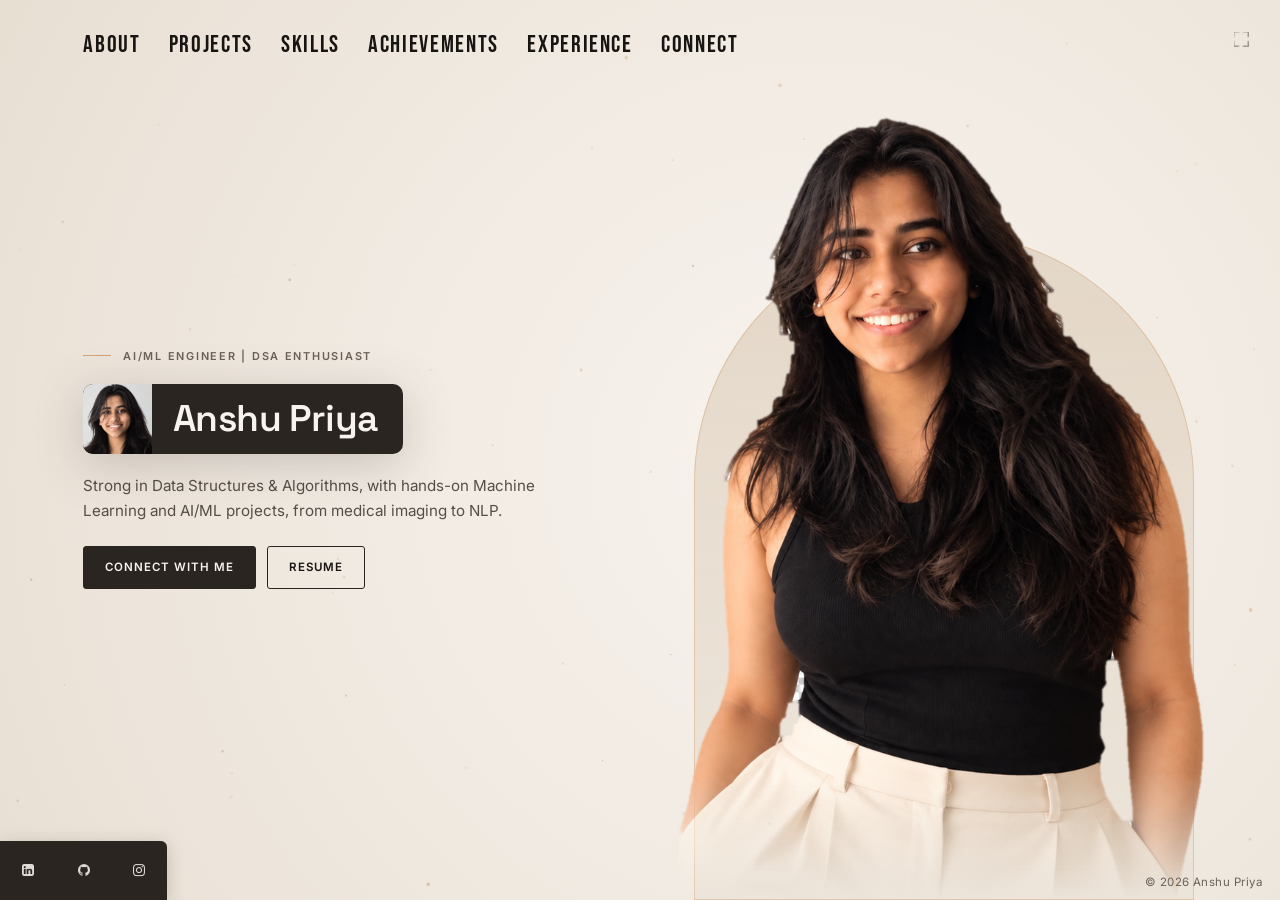
<file: index.html>
<!DOCTYPE html>
<html lang="en" class="no-js one-page-layout" data-click-ripple-animation="yes">

<head>

    <meta charset="utf-8" />
    <meta name="viewport" content="width=device-width, initial-scale=1">
    <meta name="description" content="Anshu Priya - AI/ML Engineer and DSA enthusiast. Portfolio of machine learning, deep learning and full-stack projects.">
    <meta name="keywords" content="Anshu Priya, AI, machine learning, deep learning, data structures, algorithms, portfolio">
    <meta name="author" content="Anshu Priya">
    <meta name="theme-color" content="#F4F0EB" />

    <title>Anshu Priya | AI/ML Engineer</title>

    <!-- FAV and TOUCH ICONS -->
    <link rel="shortcut icon" href="images/ico/favicon.ico">
    <link rel="apple-touch-icon" href="images/ico/apple-touch-icon.png">

    <!-- FONTS -->
    <link rel="preconnect" href="https://fonts.googleapis.com">
    <link rel="preconnect" href="https://fonts.gstatic.com" crossorigin>
    <link href="https://fonts.googleapis.com/css2?family=Bebas+Neue&family=Inter:wght@300;400;500;600;700&family=Space+Grotesk:wght@500;600;700&display=swap" rel="stylesheet">

    <!-- STYLES -->
    <link rel="stylesheet" type="text/css" href="css/normalize.css">
    <link rel="stylesheet" type="text/css" href="css/bootstrap.css">
    <link rel="stylesheet" type="text/css" href="js/nprogress/nprogress.css">
    <link rel="stylesheet" type="text/css" href="js/jquery.magnific-popup/magnific-popup.css">
    <link rel="stylesheet" type="text/css" href="css/fonts/fontello/css/fontello.css">
    <link rel="stylesheet" type="text/css" href="css/main.css">
    <link rel="stylesheet" type="text/css" href="css/768.css">
    <link rel="stylesheet" type="text/css" href="css/custom.css?v=20261015c">

    <!-- INITIAL SCRIPTS -->
    <script src="js/jquery.js"></script>

</head>

<body>

    <a class="skip-link" href="#/about">Skip to content</a>

    <!-- Background drizzle (decorative, never intercepts clicks) -->
    <canvas id="particle-canvas" aria-hidden="true"></canvas>

    <!-- .home-wrap -->
    <div class="home-wrap">

        <!-- .home-menu : section links (opened by the AJAX page loader in js/main.js) -->
        <!-- hamburger: only displayed on narrow screens (see css/custom.css), controlled by js/mobile-nav.js -->
        <button class="menu-toggle" id="menu-toggle" type="button" aria-label="Open menu" aria-controls="home-menu" aria-expanded="false">
            <span></span><span></span><span></span>
        </button>

        <nav class="home-menu" id="home-menu" aria-label="Main">
            <a href="about.html" data-slug="about"><span class="item-name">About</span></a>
            <a href="projects.html" data-slug="projects"><span class="item-name">Projects</span></a>
            <a href="skills.html" data-slug="skills"><span class="item-name">Skills</span></a>
            <a href="achievements.html" data-slug="achievements"><span class="item-name">Achievements</span></a>
            <a href="experience.html" data-slug="experience"><span class="item-name">Experience</span></a>
            <a href="connect.html" data-slug="connect"><span class="item-name">Connect</span></a>
        </nav>

        <!-- .hero-copy : one left-aligned column -->
        <section class="hero-copy" aria-label="Introduction">
            <p class="hero-role hero-rise" style="--i:0">AI/ML Engineer | DSA Enthusiast</p>

            <a class="profile-badge hero-rise" style="--i:1" href="#/about" aria-label="About Anshu Priya">
                <span class="avatar"><img src="images/home/icon.jpg" alt="Anshu Priya" /></span>
                <span class="name-badge">Anshu Priya</span>
            </a>

            <p class="hero-intro hero-rise" style="--i:2">Strong in Data Structures &amp; Algorithms, with hands-on Machine Learning and AI/ML
                projects, from medical imaging to NLP.</p>

            <div class="hero-cta hero-rise" style="--i:3">
                <a class="pp-btn pp-btn-primary" href="#/connect">Connect With Me</a>
                <a class="pp-btn" href="resume.pdf" target="_blank" rel="noopener">Resume</a>
            </div>
        </section>

        <!-- .hero-stage : cut-out portrait with an arch behind it (parallax target = #hero-img) -->
        <div class="hero-stage" id="hero-stage">
            <div class="hero-arch" aria-hidden="true"></div>
            <img id="hero-img" class="hero-portrait" src="images/home/main-photo.png" alt="Portrait of Anshu Priya" draggable="false" />
        </div>

        <!-- .home-social -->
        <p class="home-social">
            <a class="social-link linkedin" href="https://www.linkedin.com/in/anshu-priya-489ab7261" target="_blank" rel="noopener noreferrer" aria-label="LinkedIn" title="LinkedIn"></a>
            <a class="social-link github" href="https://github.com/anshupriya12" target="_blank" rel="noopener noreferrer" aria-label="GitHub" title="GitHub"></a>
            <a class="social-link instagram" href="https://www.instagram.com/__mmxyz__/" target="_blank" rel="noopener noreferrer" aria-label="Instagram" title="Instagram"></a>
        </p>

        <!-- .home-footer -->
        <p class="home-footer">&copy; 2026 Anshu Priya</p>

        <!-- FULL SCREEN TOGGLE -->
        <div class="full-screen-wrap" role="button" aria-label="Toggle full screen" tabindex="0">
            <div class="top-left"></div>
            <div class="top-left-horiz"></div>
            <div class="top-right"></div>
            <div class="top-right-horiz"></div>
            <div class="bottom-left"></div>
            <div class="bottom-left-horiz"></div>
            <div class="bottom-right"></div>
            <div class="bottom-right-horiz"></div>
        </div>

    </div>
    <!-- .home-wrap -->


    <!-- .one-page-content : section panels are loaded here -->
    <div class="one-page-content">

        <a href="./" class="close-page" aria-label="Close page">
            <span class="close-text"></span>
        </a>

        <div class="content-wrap"></div>

    </div>

    <!-- page transition overlays -->
    <div class="overlay overlay-1"></div>
    <div class="overlay overlay-2"></div>

    <!-- SCRIPTS -->
    <script src="js/tween-max.js"></script>
    <script src="js/jquery-address.js"></script>
    <script src="js/nprogress/nprogress.js"></script>
    <script src="js/jquery-isotope.js"></script>
    <script src="js/imagesloaded.js"></script>
    <script src="js/jquery-fitvids.js"></script>
    <script src="js/jquery.magnific-popup/jquery-magnific-popup.js"></script>
    <script src="js/jquery-easing.js"></script>
    <script src="js/jquery-validate.js"></script>
    <script src="js/resize-sensor.js"></script>
    <script src="js/jquery-sticky-sidebar.js"></script>
    <script src="js/main.js?v=20261012"></script>
    <script src="js/hero-effects.js?v=20261012"></script>
    <script src="js/mobile-nav.js?v=20261013"></script>

</body>

</html>
</file>
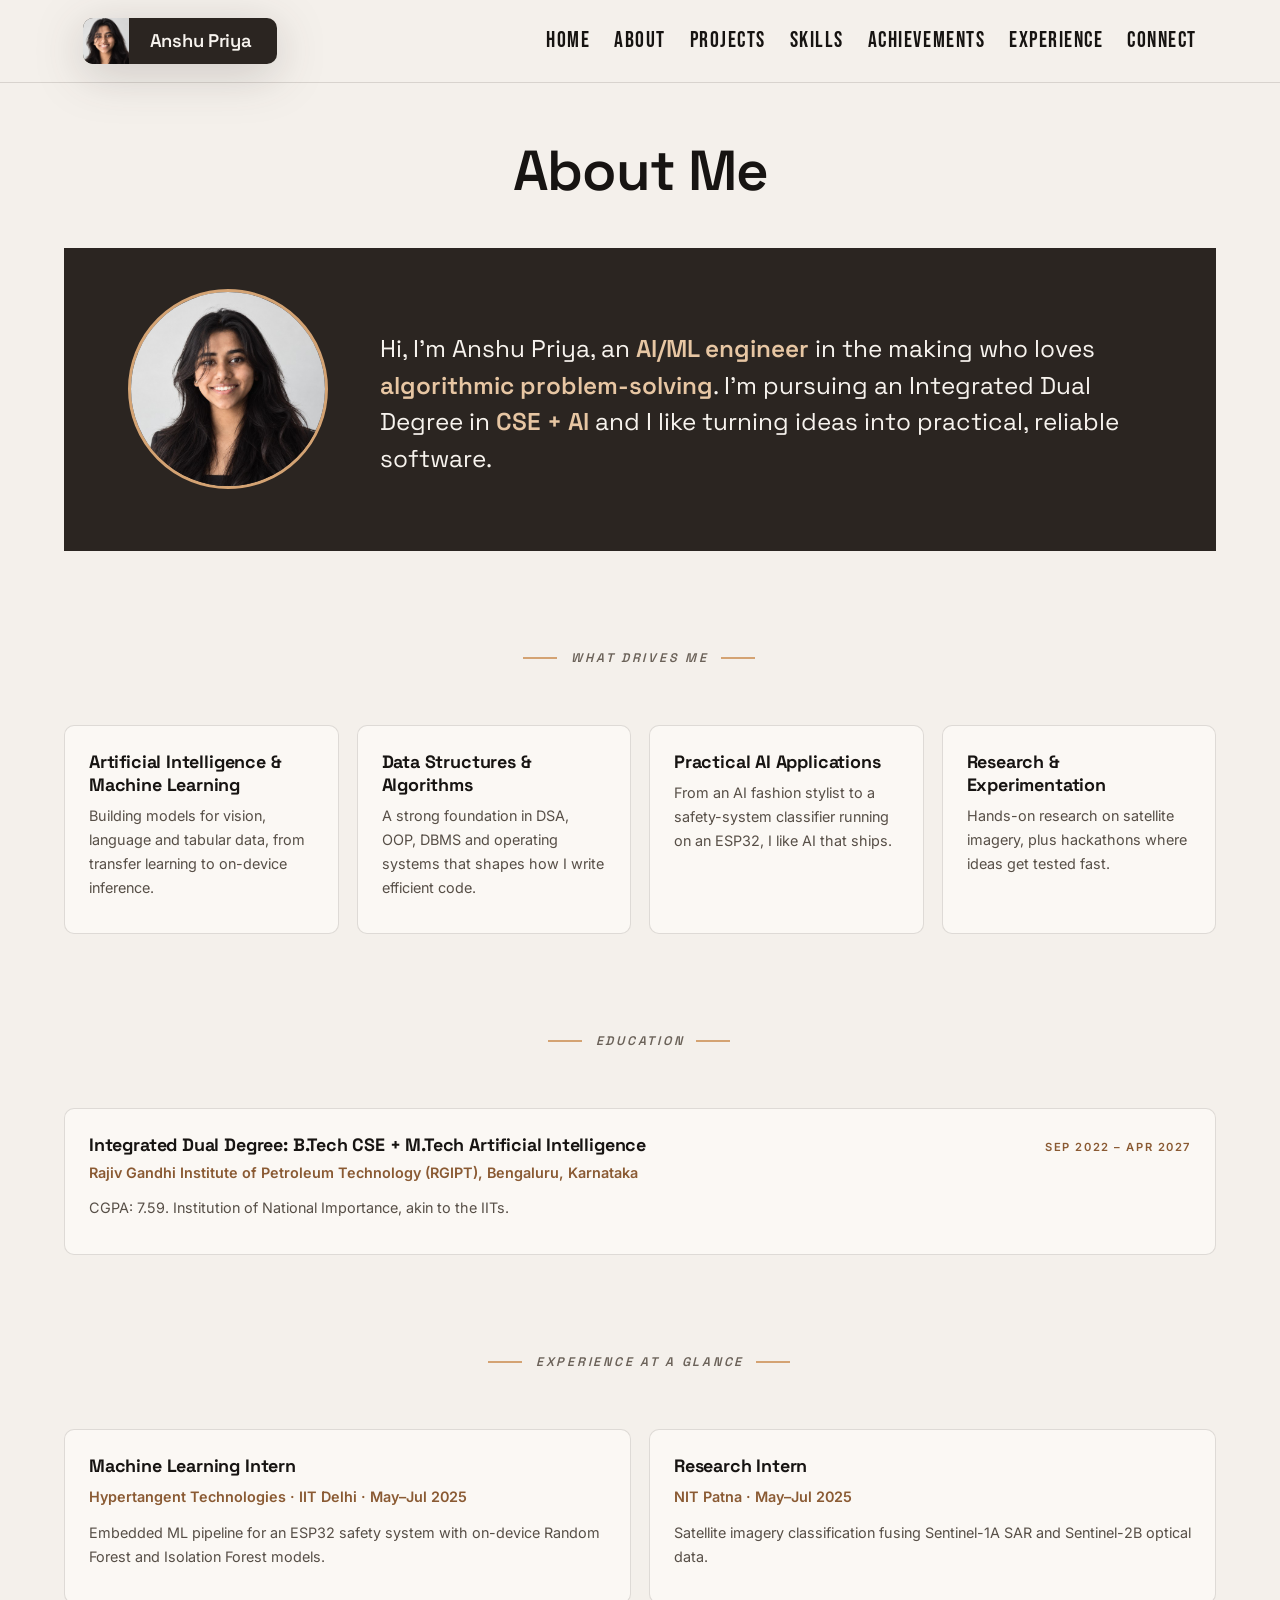
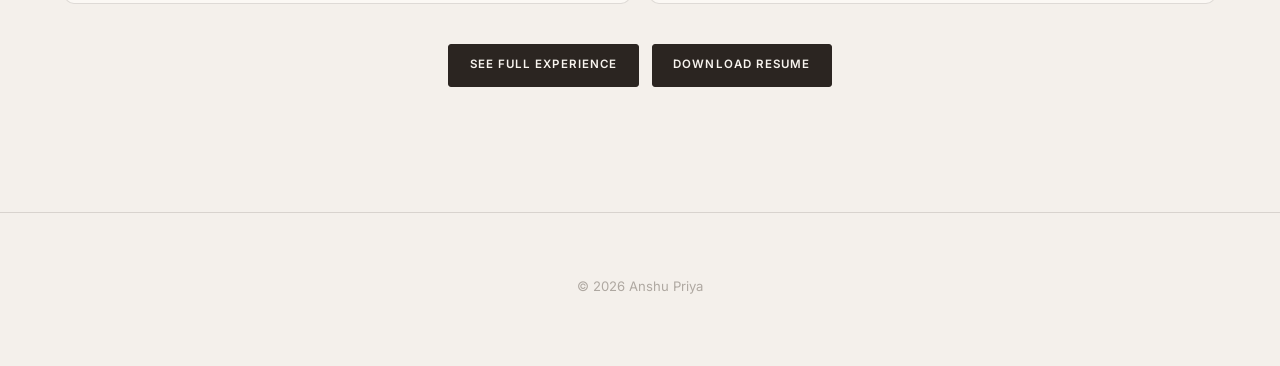
<file: about.html>
<!DOCTYPE html>
<html lang="en" class="no-js classic-page-layout" data-click-ripple-animation="yes">
<head>
    <meta charset="utf-8" />
    <meta name="viewport" content="width=device-width, initial-scale=1">
    <meta name="description" content="About Anshu Priya, an AI/ML engineer and DSA enthusiast.">
    <meta name="author" content="Anshu Priya">
    <meta name="theme-color" content="#F4F0EB" />
    <title>About Me | Anshu Priya</title>
    <link rel="shortcut icon" href="images/ico/favicon.ico">
    <link rel="apple-touch-icon" href="images/ico/apple-touch-icon.png">
    <link rel="preconnect" href="https://fonts.googleapis.com">
    <link rel="preconnect" href="https://fonts.gstatic.com" crossorigin>
    <link href="https://fonts.googleapis.com/css2?family=Bebas+Neue&family=Inter:wght@300;400;500;600;700&family=Space+Grotesk:wght@500;600;700&display=swap" rel="stylesheet">
    <link rel="stylesheet" type="text/css" href="css/normalize.css">
    <link rel="stylesheet" type="text/css" href="css/bootstrap.css">
    <link rel="stylesheet" type="text/css" href="js/nprogress/nprogress.css">
    <link rel="stylesheet" type="text/css" href="js/jquery.magnific-popup/magnific-popup.css">
    <link rel="stylesheet" type="text/css" href="css/fonts/fontello/css/fontello.css">
    <link rel="stylesheet" type="text/css" href="css/main.css">
    <link rel="stylesheet" type="text/css" href="css/768.css">
    <link rel="stylesheet" type="text/css" href="css/custom.css?v=20261012">
    <script src="js/jquery.js"></script>
</head>
<body>
    <div id="page" class="hfeed site">
        <main id="main" class="site-main cd-main">

            <header class="lite-header" role="banner">
                <a class="profile-badge" href="index.html" aria-label="Anshu Priya, home">
                    <span class="avatar"><img src="images/home/icon.jpg" alt="Anshu Priya" /></span>
                    <span class="name-badge">Anshu Priya</span>
                </a>
                <nav class="lite-nav" aria-label="Main">
                    <a href="index.html">Home</a>
                    <a href="about.html">About</a>
                    <a href="projects.html">Projects</a>
                    <a href="skills.html">Skills</a>
                    <a href="achievements.html">Achievements</a>
                    <a href="experience.html">Experience</a>
                    <a href="connect.html">Connect</a>
                </nav>
            </header>

            <div class="site-middle">
                <div class="layout-medium">
                    <div id="primary" class="content-area">
                        <div id="content" class="site-content" role="main">

                            <div class="page-single page-layout">
                                <article class="page hentry">
                                    <header class="entry-header">
                                        <h1 class="entry-title">About Me</h1>
                                    </header>
                                    <div class="entry-content">

<div class="boxed is-dark">
  <div class="row pp-about-row">
    <div class="col-sm-3"><img class="pp-portrait" src="images/site/about.jpg" alt="Anshu Priya"></div>
    <div class="col-sm-9">
      <h2 class="fw-300">Hi, I&rsquo;m Anshu Priya, an <strong>AI/ML engineer</strong> in the making who loves
        <strong>algorithmic problem-solving</strong>. I&rsquo;m pursuing an Integrated Dual Degree in
        <strong>CSE + AI</strong> and I like turning ideas into practical, reliable software.</h2>
    </div>
  </div>
</div>

<div class="section-title center"><h2><i>what drives me</i></h2></div>
<div class="pp-grid pp-grid-4">
  <div class="pp-card"><h3>Artificial Intelligence &amp; Machine Learning</h3>
    <p>Building models for vision, language and tabular data, from transfer learning to on-device inference.</p></div>
  <div class="pp-card"><h3>Data Structures &amp; Algorithms</h3>
    <p>A strong foundation in DSA, OOP, DBMS and operating systems that shapes how I write efficient code.</p></div>
  <div class="pp-card"><h3>Practical AI Applications</h3>
    <p>From an AI fashion stylist to a safety-system classifier running on an ESP32, I like AI that ships.</p></div>
  <div class="pp-card"><h3>Research &amp; Experimentation</h3>
    <p>Hands-on research on satellite imagery, plus hackathons where ideas get tested fast.</p></div>
</div>

<div class="section-title center"><h2><i>education</i></h2></div>
<div class="pp-card pp-wide">
  <div class="pp-card-head"><h3>Integrated Dual Degree: B.Tech CSE + M.Tech Artificial Intelligence</h3><span class="pp-date">Sep 2022 &ndash; Apr 2027</span></div>
  <p class="pp-sub">Rajiv Gandhi Institute of Petroleum Technology (RGIPT), Bengaluru, Karnataka</p>
  <p>CGPA: 7.59. Institution of National Importance, akin to the IITs.</p>
</div>

<div class="section-title center"><h2><i>experience at a glance</i></h2></div>
<div class="pp-grid pp-grid-2">
  <div class="pp-card"><h3>Machine Learning Intern</h3><p class="pp-sub">Hypertangent Technologies &middot; IIT Delhi &middot; May&ndash;Jul 2025</p>
    <p>Embedded ML pipeline for an ESP32 safety system with on-device Random Forest and Isolation Forest models.</p></div>
  <div class="pp-card"><h3>Research Intern</h3><p class="pp-sub">NIT Patna &middot; May&ndash;Jul 2025</p>
    <p>Satellite imagery classification fusing Sentinel-1A SAR and Sentinel-2B optical data.</p></div>
</div>
<p class="center pp-after"><a class="pp-btn pp-btn-primary" href="#/experience">See full experience</a>
<a class="pp-btn pp-btn-dark" href="resume.pdf" target="_blank" rel="noopener">Download Resume</a></p>

                                    </div>
                                </article>
                            </div>

                        </div>
                    </div>
                </div>
            </div>

            <footer id="colophon" class="site-footer" role="contentinfo">
                <div class="site-info"><div class="textwidget"><p>&copy; 2026 Anshu Priya</p></div></div>
            </footer>
        </main>
    </div>
    <a href="#" id="back-to-top" class="show">&uarr; <span>Scroll to top</span></a>

    <script src="js/tween-max.js"></script>
    <script src="js/jquery-address.js"></script>
    <script src="js/nprogress/nprogress.js"></script>
    <script src="js/jquery-isotope.js"></script>
    <script src="js/imagesloaded.js"></script>
    <script src="js/jquery-fitvids.js"></script>
    <script src="js/jquery.magnific-popup/jquery-magnific-popup.js"></script>
    <script src="js/jquery-easing.js"></script>
    <script src="js/jquery-validate.js"></script>
    <script src="js/resize-sensor.js"></script>
    <script src="js/jquery-sticky-sidebar.js"></script>
    <script src="js/main.js?v=20261012"></script>
</body>
</html>
</file>
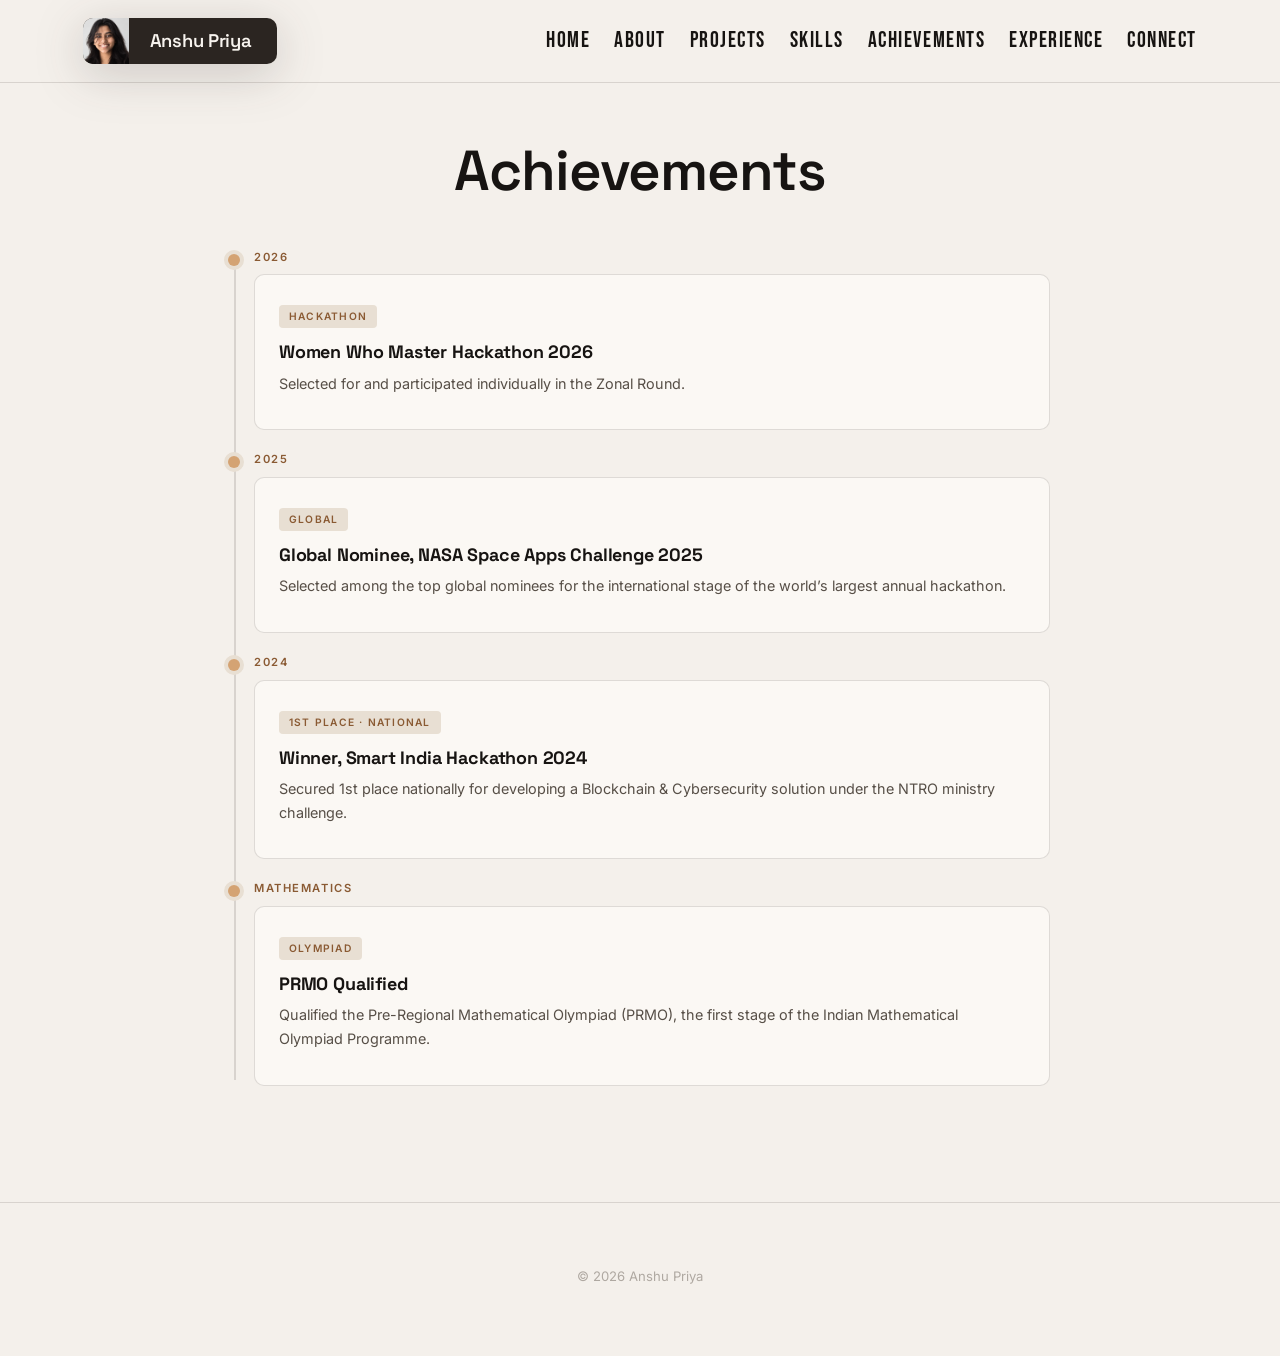
<file: achievements.html>
<!DOCTYPE html>
<html lang="en" class="no-js classic-page-layout" data-click-ripple-animation="yes">
<head>
    <meta charset="utf-8" />
    <meta name="viewport" content="width=device-width, initial-scale=1">
    <meta name="description" content="Hackathons and olympiad achievements.">
    <meta name="author" content="Anshu Priya">
    <meta name="theme-color" content="#F4F0EB" />
    <title>Achievements | Anshu Priya</title>
    <link rel="shortcut icon" href="images/ico/favicon.ico">
    <link rel="apple-touch-icon" href="images/ico/apple-touch-icon.png">
    <link rel="preconnect" href="https://fonts.googleapis.com">
    <link rel="preconnect" href="https://fonts.gstatic.com" crossorigin>
    <link href="https://fonts.googleapis.com/css2?family=Bebas+Neue&family=Inter:wght@300;400;500;600;700&family=Space+Grotesk:wght@500;600;700&display=swap" rel="stylesheet">
    <link rel="stylesheet" type="text/css" href="css/normalize.css">
    <link rel="stylesheet" type="text/css" href="css/bootstrap.css">
    <link rel="stylesheet" type="text/css" href="js/nprogress/nprogress.css">
    <link rel="stylesheet" type="text/css" href="js/jquery.magnific-popup/magnific-popup.css">
    <link rel="stylesheet" type="text/css" href="css/fonts/fontello/css/fontello.css">
    <link rel="stylesheet" type="text/css" href="css/main.css">
    <link rel="stylesheet" type="text/css" href="css/768.css">
    <link rel="stylesheet" type="text/css" href="css/custom.css?v=20261012">
    <script src="js/jquery.js"></script>
</head>
<body>
    <div id="page" class="hfeed site">
        <main id="main" class="site-main cd-main">

            <header class="lite-header" role="banner">
                <a class="profile-badge" href="index.html" aria-label="Anshu Priya, home">
                    <span class="avatar"><img src="images/home/icon.jpg" alt="Anshu Priya" /></span>
                    <span class="name-badge">Anshu Priya</span>
                </a>
                <nav class="lite-nav" aria-label="Main">
                    <a href="index.html">Home</a>
                    <a href="about.html">About</a>
                    <a href="projects.html">Projects</a>
                    <a href="skills.html">Skills</a>
                    <a href="achievements.html">Achievements</a>
                    <a href="experience.html">Experience</a>
                    <a href="connect.html">Connect</a>
                </nav>
            </header>

            <div class="site-middle">
                <div class="layout-medium">
                    <div id="primary" class="content-area">
                        <div id="content" class="site-content" role="main">

                            <div class="page-single page-layout">
                                <article class="page hentry">
                                    <header class="entry-header">
                                        <h1 class="entry-title">Achievements</h1>
                                    </header>
                                    <div class="entry-content">

<div class="pp-timeline">

<div class="pp-event">
  <span class="pp-date">2026</span>
  <div class="pp-card"><span class="pp-tag">Hackathon</span><h3>Women Who Master Hackathon 2026</h3><p>Selected for and participated individually in the Zonal Round.</p></div>
</div>

<div class="pp-event">
  <span class="pp-date">2025</span>
  <div class="pp-card"><span class="pp-tag">Global</span><h3>Global Nominee, NASA Space Apps Challenge 2025</h3><p>Selected among the top global nominees for the international stage of the world&rsquo;s largest annual hackathon.</p></div>
</div>

<div class="pp-event">
  <span class="pp-date">2024</span>
  <div class="pp-card"><span class="pp-tag">1st place &middot; National</span><h3>Winner, Smart India Hackathon 2024</h3><p>Secured 1st place nationally for developing a Blockchain &amp; Cybersecurity solution under the NTRO ministry challenge.</p></div>
</div>

<div class="pp-event">
  <span class="pp-date">Mathematics</span>
  <div class="pp-card"><span class="pp-tag">Olympiad</span><h3>PRMO Qualified</h3><p>Qualified the Pre-Regional Mathematical Olympiad (PRMO), the first stage of the Indian Mathematical Olympiad Programme.</p></div>
</div>
</div>

                                    </div>
                                </article>
                            </div>

                        </div>
                    </div>
                </div>
            </div>

            <footer id="colophon" class="site-footer" role="contentinfo">
                <div class="site-info"><div class="textwidget"><p>&copy; 2026 Anshu Priya</p></div></div>
            </footer>
        </main>
    </div>
    <a href="#" id="back-to-top" class="show">&uarr; <span>Scroll to top</span></a>

    <script src="js/tween-max.js"></script>
    <script src="js/jquery-address.js"></script>
    <script src="js/nprogress/nprogress.js"></script>
    <script src="js/jquery-isotope.js"></script>
    <script src="js/imagesloaded.js"></script>
    <script src="js/jquery-fitvids.js"></script>
    <script src="js/jquery.magnific-popup/jquery-magnific-popup.js"></script>
    <script src="js/jquery-easing.js"></script>
    <script src="js/jquery-validate.js"></script>
    <script src="js/resize-sensor.js"></script>
    <script src="js/jquery-sticky-sidebar.js"></script>
    <script src="js/main.js?v=20261012"></script>
</body>
</html>
</file>
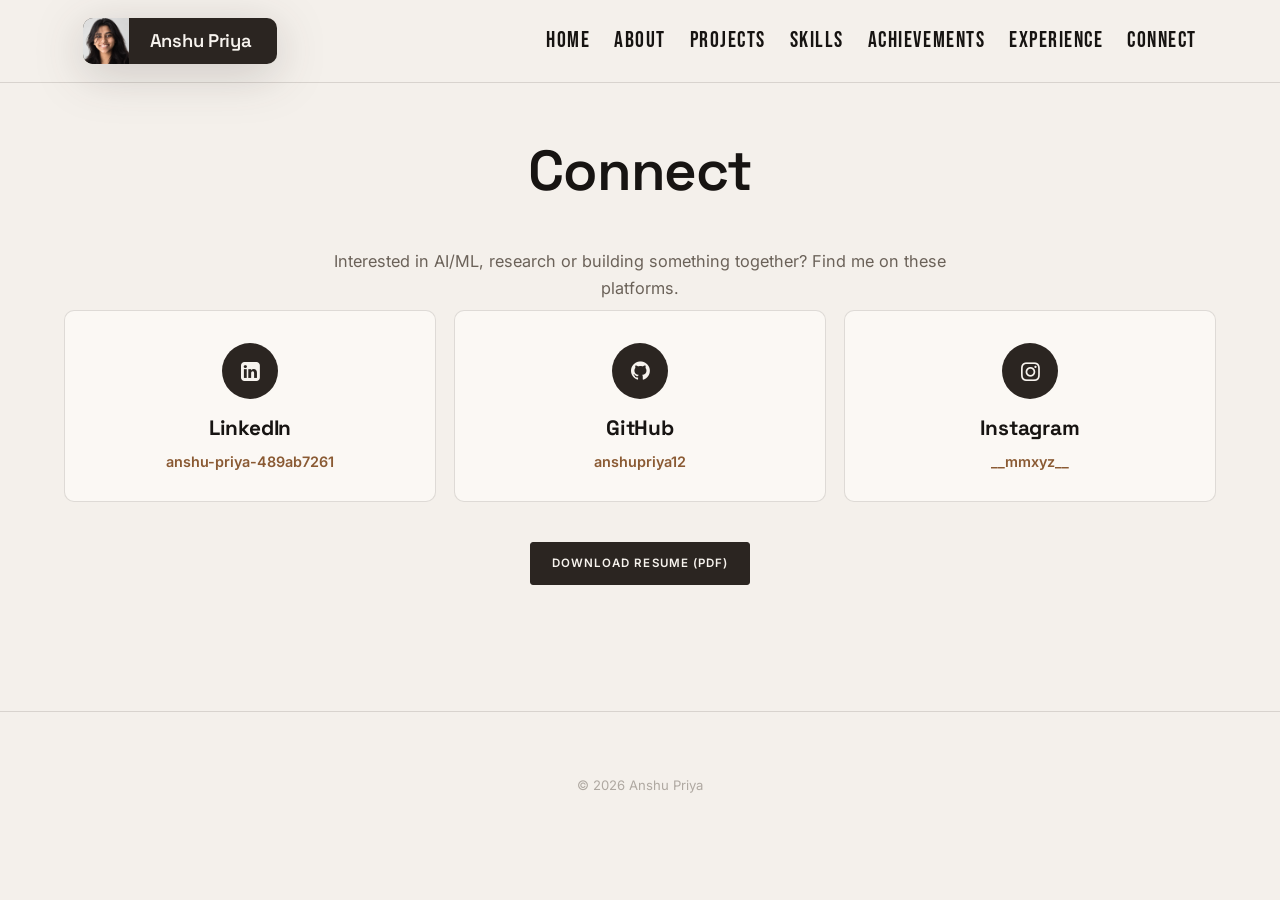
<file: connect.html>
<!DOCTYPE html>
<html lang="en" class="no-js classic-page-layout" data-click-ripple-animation="yes">
<head>
    <meta charset="utf-8" />
    <meta name="viewport" content="width=device-width, initial-scale=1">
    <meta name="description" content="Social profiles of Anshu Priya.">
    <meta name="author" content="Anshu Priya">
    <meta name="theme-color" content="#F4F0EB" />
    <title>Connect | Anshu Priya</title>
    <link rel="shortcut icon" href="images/ico/favicon.ico">
    <link rel="apple-touch-icon" href="images/ico/apple-touch-icon.png">
    <link rel="preconnect" href="https://fonts.googleapis.com">
    <link rel="preconnect" href="https://fonts.gstatic.com" crossorigin>
    <link href="https://fonts.googleapis.com/css2?family=Bebas+Neue&family=Inter:wght@300;400;500;600;700&family=Space+Grotesk:wght@500;600;700&display=swap" rel="stylesheet">
    <link rel="stylesheet" type="text/css" href="css/normalize.css">
    <link rel="stylesheet" type="text/css" href="css/bootstrap.css">
    <link rel="stylesheet" type="text/css" href="js/nprogress/nprogress.css">
    <link rel="stylesheet" type="text/css" href="js/jquery.magnific-popup/magnific-popup.css">
    <link rel="stylesheet" type="text/css" href="css/fonts/fontello/css/fontello.css">
    <link rel="stylesheet" type="text/css" href="css/main.css">
    <link rel="stylesheet" type="text/css" href="css/768.css">
    <link rel="stylesheet" type="text/css" href="css/custom.css?v=20261012">
    <script src="js/jquery.js"></script>
</head>
<body>
    <div id="page" class="hfeed site">
        <main id="main" class="site-main cd-main">

            <header class="lite-header" role="banner">
                <a class="profile-badge" href="index.html" aria-label="Anshu Priya, home">
                    <span class="avatar"><img src="images/home/icon.jpg" alt="Anshu Priya" /></span>
                    <span class="name-badge">Anshu Priya</span>
                </a>
                <nav class="lite-nav" aria-label="Main">
                    <a href="index.html">Home</a>
                    <a href="about.html">About</a>
                    <a href="projects.html">Projects</a>
                    <a href="skills.html">Skills</a>
                    <a href="achievements.html">Achievements</a>
                    <a href="experience.html">Experience</a>
                    <a href="connect.html">Connect</a>
                </nav>
            </header>

            <div class="site-middle">
                <div class="layout-medium">
                    <div id="primary" class="content-area">
                        <div id="content" class="site-content" role="main">

                            <div class="page-single page-layout">
                                <article class="page hentry">
                                    <header class="entry-header">
                                        <h1 class="entry-title">Connect</h1>
                                    </header>
                                    <div class="entry-content">

<p class="center pp-intro">Interested in AI/ML, research or building something together? Find me on these platforms.</p>
<div class="pp-grid pp-grid-3">

<a class="pp-card pp-social" href="https://www.linkedin.com/in/anshu-priya-489ab7261" target="_blank" rel="noopener noreferrer" aria-label="LinkedIn: anshu-priya-489ab7261">
  <i class="social-link linkedin" aria-hidden="true"></i>
  <h3>LinkedIn</h3><p>anshu-priya-489ab7261</p>
</a>

<a class="pp-card pp-social" href="https://github.com/anshupriya12" target="_blank" rel="noopener noreferrer" aria-label="GitHub: anshupriya12">
  <i class="social-link github" aria-hidden="true"></i>
  <h3>GitHub</h3><p>anshupriya12</p>
</a>

<a class="pp-card pp-social" href="https://www.instagram.com/__mmxyz__/" target="_blank" rel="noopener noreferrer" aria-label="Instagram: __mmxyz__">
  <i class="social-link instagram" aria-hidden="true"></i>
  <h3>Instagram</h3><p>__mmxyz__</p>
</a>
</div>
<p class="center pp-after"><a class="pp-btn pp-btn-dark" href="resume.pdf" target="_blank" rel="noopener">Download Resume (PDF)</a></p>

                                    </div>
                                </article>
                            </div>

                        </div>
                    </div>
                </div>
            </div>

            <footer id="colophon" class="site-footer" role="contentinfo">
                <div class="site-info"><div class="textwidget"><p>&copy; 2026 Anshu Priya</p></div></div>
            </footer>
        </main>
    </div>
    <a href="#" id="back-to-top" class="show">&uarr; <span>Scroll to top</span></a>

    <script src="js/tween-max.js"></script>
    <script src="js/jquery-address.js"></script>
    <script src="js/nprogress/nprogress.js"></script>
    <script src="js/jquery-isotope.js"></script>
    <script src="js/imagesloaded.js"></script>
    <script src="js/jquery-fitvids.js"></script>
    <script src="js/jquery.magnific-popup/jquery-magnific-popup.js"></script>
    <script src="js/jquery-easing.js"></script>
    <script src="js/jquery-validate.js"></script>
    <script src="js/resize-sensor.js"></script>
    <script src="js/jquery-sticky-sidebar.js"></script>
    <script src="js/main.js?v=20261012"></script>
</body>
</html>
</file>
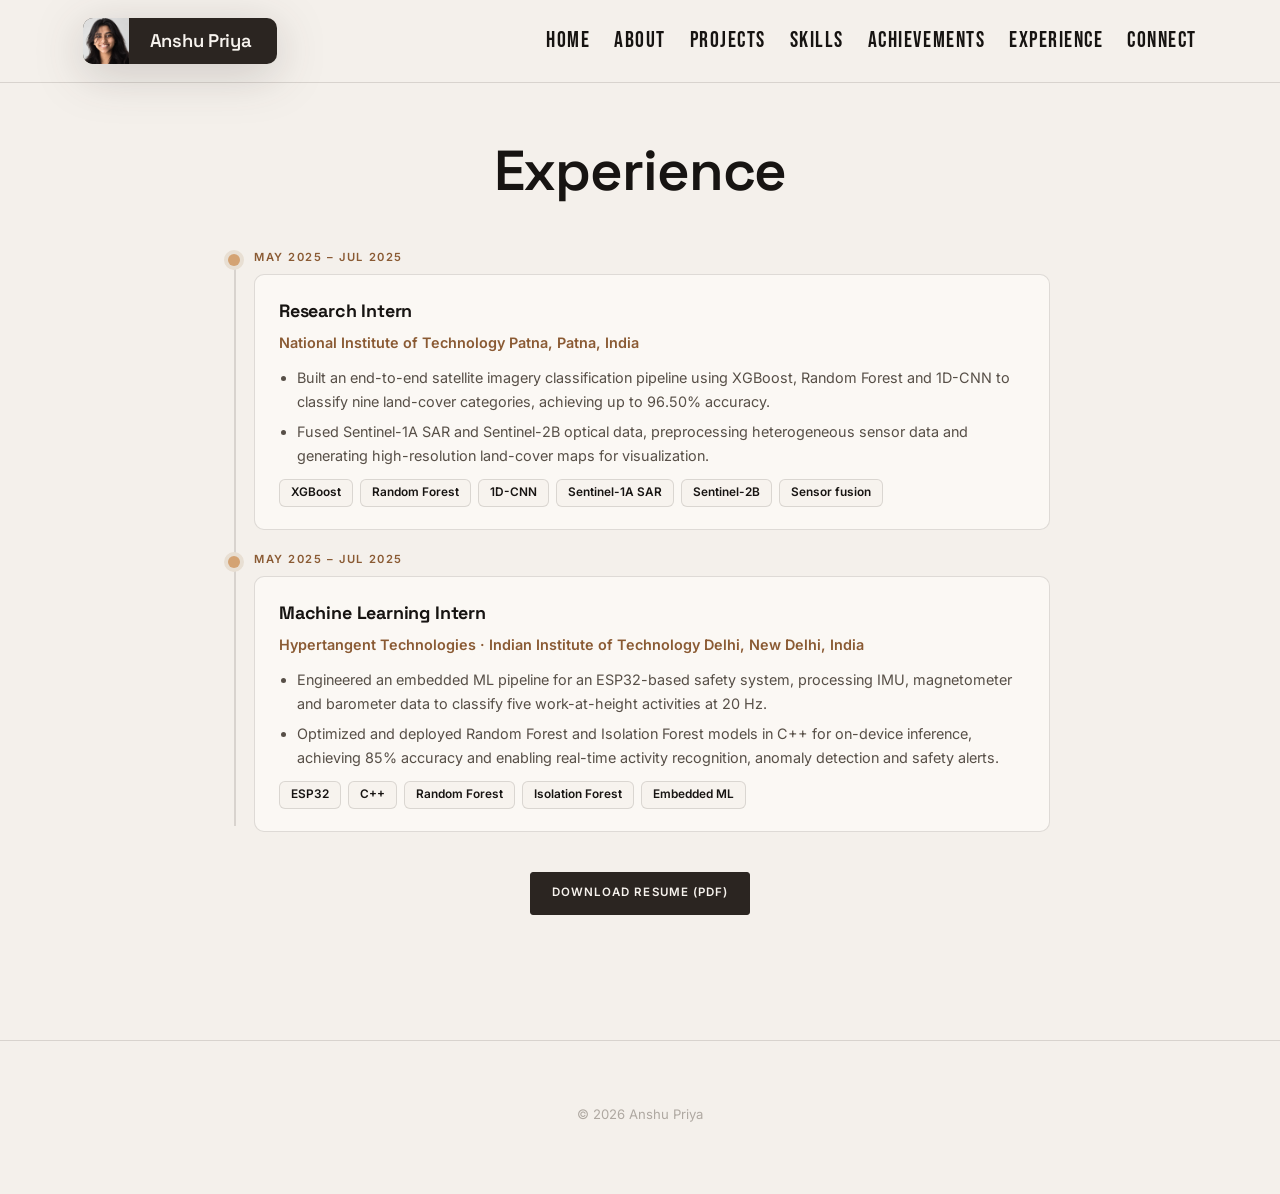
<file: experience.html>
<!DOCTYPE html>
<html lang="en" class="no-js classic-page-layout" data-click-ripple-animation="yes">
<head>
    <meta charset="utf-8" />
    <meta name="viewport" content="width=device-width, initial-scale=1">
    <meta name="description" content="Internships and research experience.">
    <meta name="author" content="Anshu Priya">
    <meta name="theme-color" content="#F4F0EB" />
    <title>Experience | Anshu Priya</title>
    <link rel="shortcut icon" href="images/ico/favicon.ico">
    <link rel="apple-touch-icon" href="images/ico/apple-touch-icon.png">
    <link rel="preconnect" href="https://fonts.googleapis.com">
    <link rel="preconnect" href="https://fonts.gstatic.com" crossorigin>
    <link href="https://fonts.googleapis.com/css2?family=Bebas+Neue&family=Inter:wght@300;400;500;600;700&family=Space+Grotesk:wght@500;600;700&display=swap" rel="stylesheet">
    <link rel="stylesheet" type="text/css" href="css/normalize.css">
    <link rel="stylesheet" type="text/css" href="css/bootstrap.css">
    <link rel="stylesheet" type="text/css" href="js/nprogress/nprogress.css">
    <link rel="stylesheet" type="text/css" href="js/jquery.magnific-popup/magnific-popup.css">
    <link rel="stylesheet" type="text/css" href="css/fonts/fontello/css/fontello.css">
    <link rel="stylesheet" type="text/css" href="css/main.css">
    <link rel="stylesheet" type="text/css" href="css/768.css">
    <link rel="stylesheet" type="text/css" href="css/custom.css?v=20261012">
    <script src="js/jquery.js"></script>
</head>
<body>
    <div id="page" class="hfeed site">
        <main id="main" class="site-main cd-main">

            <header class="lite-header" role="banner">
                <a class="profile-badge" href="index.html" aria-label="Anshu Priya, home">
                    <span class="avatar"><img src="images/home/icon.jpg" alt="Anshu Priya" /></span>
                    <span class="name-badge">Anshu Priya</span>
                </a>
                <nav class="lite-nav" aria-label="Main">
                    <a href="index.html">Home</a>
                    <a href="about.html">About</a>
                    <a href="projects.html">Projects</a>
                    <a href="skills.html">Skills</a>
                    <a href="achievements.html">Achievements</a>
                    <a href="experience.html">Experience</a>
                    <a href="connect.html">Connect</a>
                </nav>
            </header>

            <div class="site-middle">
                <div class="layout-medium">
                    <div id="primary" class="content-area">
                        <div id="content" class="site-content" role="main">

                            <div class="page-single page-layout">
                                <article class="page hentry">
                                    <header class="entry-header">
                                        <h1 class="entry-title">Experience</h1>
                                    </header>
                                    <div class="entry-content">

<div class="pp-timeline">

<div class="pp-event">
  <span class="pp-date">May 2025 &ndash; Jul 2025</span>
  <div class="pp-card"><h3>Research Intern</h3><p class="pp-sub">National Institute of Technology Patna, Patna, India</p><ul class="pp-list"><li>Built an end-to-end satellite imagery classification pipeline using XGBoost, Random Forest and 1D-CNN to classify nine land-cover categories, achieving up to 96.50% accuracy.</li><li>Fused Sentinel-1A SAR and Sentinel-2B optical data, preprocessing heterogeneous sensor data and generating high-resolution land-cover maps for visualization.</li></ul><ul class="pp-chips "><li>XGBoost</li><li>Random Forest</li><li>1D-CNN</li><li>Sentinel-1A SAR</li><li>Sentinel-2B</li><li>Sensor fusion</li></ul></div>
</div>

<div class="pp-event">
  <span class="pp-date">May 2025 &ndash; Jul 2025</span>
  <div class="pp-card"><h3>Machine Learning Intern</h3><p class="pp-sub">Hypertangent Technologies &middot; Indian Institute of Technology Delhi, New Delhi, India</p><ul class="pp-list"><li>Engineered an embedded ML pipeline for an ESP32-based safety system, processing IMU, magnetometer and barometer data to classify five work-at-height activities at 20 Hz.</li><li>Optimized and deployed Random Forest and Isolation Forest models in C++ for on-device inference, achieving 85% accuracy and enabling real-time activity recognition, anomaly detection and safety alerts.</li></ul><ul class="pp-chips "><li>ESP32</li><li>C++</li><li>Random Forest</li><li>Isolation Forest</li><li>Embedded ML</li></ul></div>
</div>
</div>
<p class="center pp-after"><a class="pp-btn pp-btn-dark" href="resume.pdf" target="_blank" rel="noopener">Download Resume (PDF)</a></p>

                                    </div>
                                </article>
                            </div>

                        </div>
                    </div>
                </div>
            </div>

            <footer id="colophon" class="site-footer" role="contentinfo">
                <div class="site-info"><div class="textwidget"><p>&copy; 2026 Anshu Priya</p></div></div>
            </footer>
        </main>
    </div>
    <a href="#" id="back-to-top" class="show">&uarr; <span>Scroll to top</span></a>

    <script src="js/tween-max.js"></script>
    <script src="js/jquery-address.js"></script>
    <script src="js/nprogress/nprogress.js"></script>
    <script src="js/jquery-isotope.js"></script>
    <script src="js/imagesloaded.js"></script>
    <script src="js/jquery-fitvids.js"></script>
    <script src="js/jquery.magnific-popup/jquery-magnific-popup.js"></script>
    <script src="js/jquery-easing.js"></script>
    <script src="js/jquery-validate.js"></script>
    <script src="js/resize-sensor.js"></script>
    <script src="js/jquery-sticky-sidebar.js"></script>
    <script src="js/main.js?v=20261012"></script>
</body>
</html>
</file>
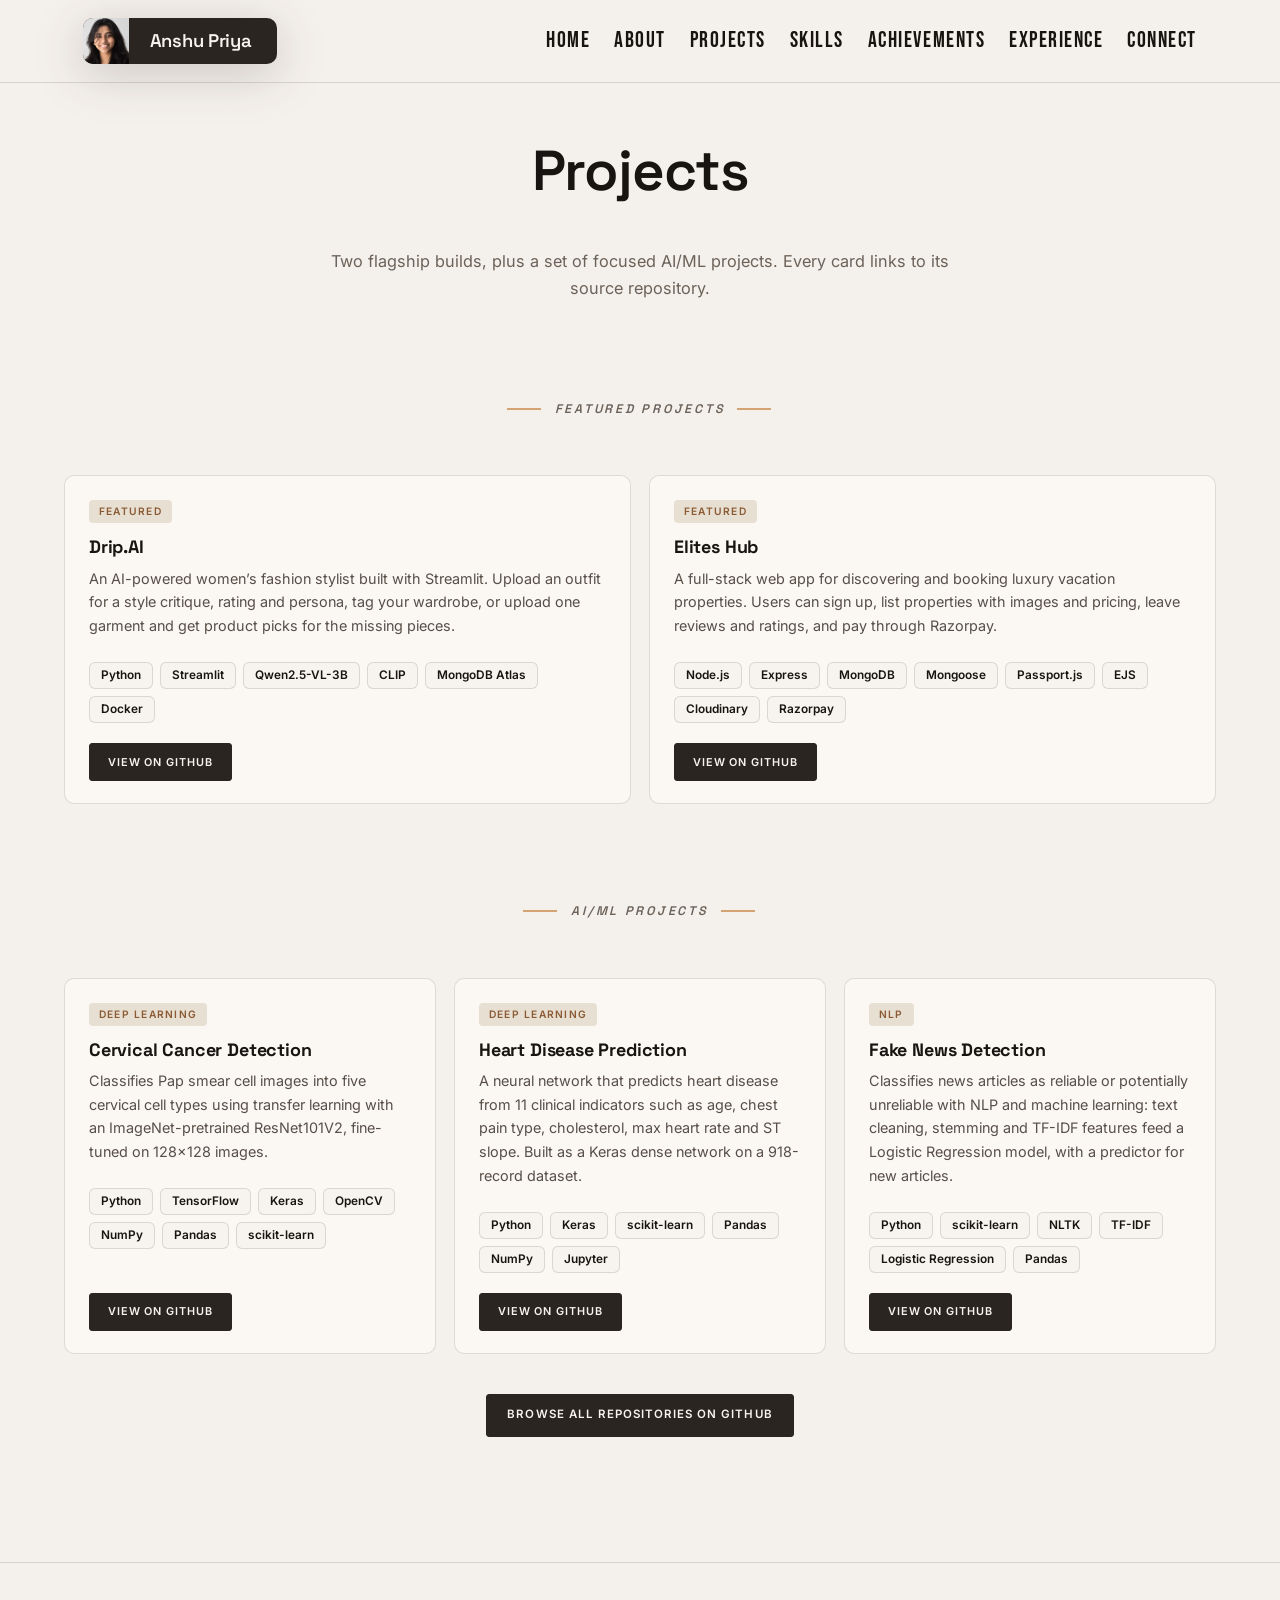
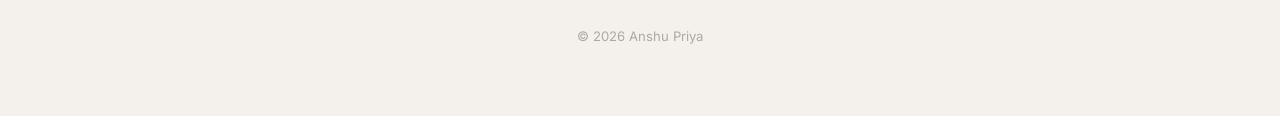
<file: projects.html>
<!DOCTYPE html>
<html lang="en" class="no-js classic-page-layout" data-click-ripple-animation="yes">
<head>
    <meta charset="utf-8" />
    <meta name="viewport" content="width=device-width, initial-scale=1">
    <meta name="description" content="Featured projects and AI/ML projects by Anshu Priya.">
    <meta name="author" content="Anshu Priya">
    <meta name="theme-color" content="#F4F0EB" />
    <title>Projects | Anshu Priya</title>
    <link rel="shortcut icon" href="images/ico/favicon.ico">
    <link rel="apple-touch-icon" href="images/ico/apple-touch-icon.png">
    <link rel="preconnect" href="https://fonts.googleapis.com">
    <link rel="preconnect" href="https://fonts.gstatic.com" crossorigin>
    <link href="https://fonts.googleapis.com/css2?family=Bebas+Neue&family=Inter:wght@300;400;500;600;700&family=Space+Grotesk:wght@500;600;700&display=swap" rel="stylesheet">
    <link rel="stylesheet" type="text/css" href="css/normalize.css">
    <link rel="stylesheet" type="text/css" href="css/bootstrap.css">
    <link rel="stylesheet" type="text/css" href="js/nprogress/nprogress.css">
    <link rel="stylesheet" type="text/css" href="js/jquery.magnific-popup/magnific-popup.css">
    <link rel="stylesheet" type="text/css" href="css/fonts/fontello/css/fontello.css">
    <link rel="stylesheet" type="text/css" href="css/main.css">
    <link rel="stylesheet" type="text/css" href="css/768.css">
    <link rel="stylesheet" type="text/css" href="css/custom.css?v=20261012">
    <script src="js/jquery.js"></script>
</head>
<body>
    <div id="page" class="hfeed site">
        <main id="main" class="site-main cd-main">

            <header class="lite-header" role="banner">
                <a class="profile-badge" href="index.html" aria-label="Anshu Priya, home">
                    <span class="avatar"><img src="images/home/icon.jpg" alt="Anshu Priya" /></span>
                    <span class="name-badge">Anshu Priya</span>
                </a>
                <nav class="lite-nav" aria-label="Main">
                    <a href="index.html">Home</a>
                    <a href="about.html">About</a>
                    <a href="projects.html">Projects</a>
                    <a href="skills.html">Skills</a>
                    <a href="achievements.html">Achievements</a>
                    <a href="experience.html">Experience</a>
                    <a href="connect.html">Connect</a>
                </nav>
            </header>

            <div class="site-middle">
                <div class="layout-medium">
                    <div id="primary" class="content-area">
                        <div id="content" class="site-content" role="main">

                            <div class="page-single page-layout">
                                <article class="page hentry">
                                    <header class="entry-header">
                                        <h1 class="entry-title">Projects</h1>
                                    </header>
                                    <div class="entry-content">

<p class="center pp-intro">Two flagship builds, plus a set of focused AI/ML projects. Every card links to its source repository.</p>

<section id="featured-projects" aria-labelledby="fp-h">
<div class="section-title center"><h2><i><span id="fp-h">Featured Projects</span></i></h2></div>
<div class="pp-grid pp-grid-2">

<article class="pp-card pp-project">
  <span class="pp-tag">Featured</span>
  <h3>Drip.AI</h3>
  <p>An AI-powered women&rsquo;s fashion stylist built with Streamlit. Upload an outfit for a style critique, rating and persona, tag your wardrobe, or upload one garment and get product picks for the missing pieces.</p>
  <ul class="pp-chips "><li>Python</li><li>Streamlit</li><li>Qwen2.5-VL-3B</li><li>CLIP</li><li>MongoDB Atlas</li><li>Docker</li></ul>
  <p class="pp-actions"><a class="pp-btn pp-btn-primary" href="https://github.com/anshupriya12/Drip-AI" target="_blank" rel="noopener noreferrer">View on GitHub</a></p>
</article>

<article class="pp-card pp-project">
  <span class="pp-tag">Featured</span>
  <h3>Elites Hub</h3>
  <p>A full-stack web app for discovering and booking luxury vacation properties. Users can sign up, list properties with images and pricing, leave reviews and ratings, and pay through Razorpay.</p>
  <ul class="pp-chips "><li>Node.js</li><li>Express</li><li>MongoDB</li><li>Mongoose</li><li>Passport.js</li><li>EJS</li><li>Cloudinary</li><li>Razorpay</li></ul>
  <p class="pp-actions"><a class="pp-btn pp-btn-primary" href="https://github.com/anshupriya12/Elites_Hub" target="_blank" rel="noopener noreferrer">View on GitHub</a></p>
</article>
</div>
</section>

<section id="aiml-projects" aria-labelledby="ai-h">
<div class="section-title center"><h2><i><span id="ai-h">AI/ML Projects</span></i></h2></div>
<div class="pp-grid pp-grid-3">

<article class="pp-card pp-project">
  <span class="pp-tag">Deep Learning</span>
  <h3>Cervical Cancer Detection</h3>
  <p>Classifies Pap smear cell images into five cervical cell types using transfer learning with an ImageNet-pretrained ResNet101V2, fine-tuned on 128&times;128 images.</p>
  <ul class="pp-chips "><li>Python</li><li>TensorFlow</li><li>Keras</li><li>OpenCV</li><li>NumPy</li><li>Pandas</li><li>scikit-learn</li></ul>
  <p class="pp-actions"><a class="pp-btn pp-btn-primary" href="https://github.com/anshupriya12/Cervical_Cancer_Detection" target="_blank" rel="noopener noreferrer">View on GitHub</a></p>
</article>

<article class="pp-card pp-project">
  <span class="pp-tag">Deep Learning</span>
  <h3>Heart Disease Prediction</h3>
  <p>A neural network that predicts heart disease from 11 clinical indicators such as age, chest pain type, cholesterol, max heart rate and ST slope. Built as a Keras dense network on a 918-record dataset.</p>
  <ul class="pp-chips "><li>Python</li><li>Keras</li><li>scikit-learn</li><li>Pandas</li><li>NumPy</li><li>Jupyter</li></ul>
  <p class="pp-actions"><a class="pp-btn pp-btn-primary" href="https://github.com/anshupriya12/HeartDiseasePrediction" target="_blank" rel="noopener noreferrer">View on GitHub</a></p>
</article>

<article class="pp-card pp-project">
  <span class="pp-tag">NLP</span>
  <h3>Fake News Detection</h3>
  <p>Classifies news articles as reliable or potentially unreliable with NLP and machine learning: text cleaning, stemming and TF-IDF features feed a Logistic Regression model, with a predictor for new articles.</p>
  <ul class="pp-chips "><li>Python</li><li>scikit-learn</li><li>NLTK</li><li>TF-IDF</li><li>Logistic Regression</li><li>Pandas</li></ul>
  <p class="pp-actions"><a class="pp-btn pp-btn-primary" href="https://github.com/anshupriya12/Fake_News_Detection" target="_blank" rel="noopener noreferrer">View on GitHub</a></p>
</article>
</div>
</section>

<p class="center pp-after"><a class="pp-btn pp-btn-dark" href="https://github.com/anshupriya12?tab=repositories" target="_blank" rel="noopener noreferrer">Browse all repositories on GitHub</a></p>

                                    </div>
                                </article>
                            </div>

                        </div>
                    </div>
                </div>
            </div>

            <footer id="colophon" class="site-footer" role="contentinfo">
                <div class="site-info"><div class="textwidget"><p>&copy; 2026 Anshu Priya</p></div></div>
            </footer>
        </main>
    </div>
    <a href="#" id="back-to-top" class="show">&uarr; <span>Scroll to top</span></a>

    <script src="js/tween-max.js"></script>
    <script src="js/jquery-address.js"></script>
    <script src="js/nprogress/nprogress.js"></script>
    <script src="js/jquery-isotope.js"></script>
    <script src="js/imagesloaded.js"></script>
    <script src="js/jquery-fitvids.js"></script>
    <script src="js/jquery.magnific-popup/jquery-magnific-popup.js"></script>
    <script src="js/jquery-easing.js"></script>
    <script src="js/jquery-validate.js"></script>
    <script src="js/resize-sensor.js"></script>
    <script src="js/jquery-sticky-sidebar.js"></script>
    <script src="js/main.js?v=20261012"></script>
</body>
</html>
</file>
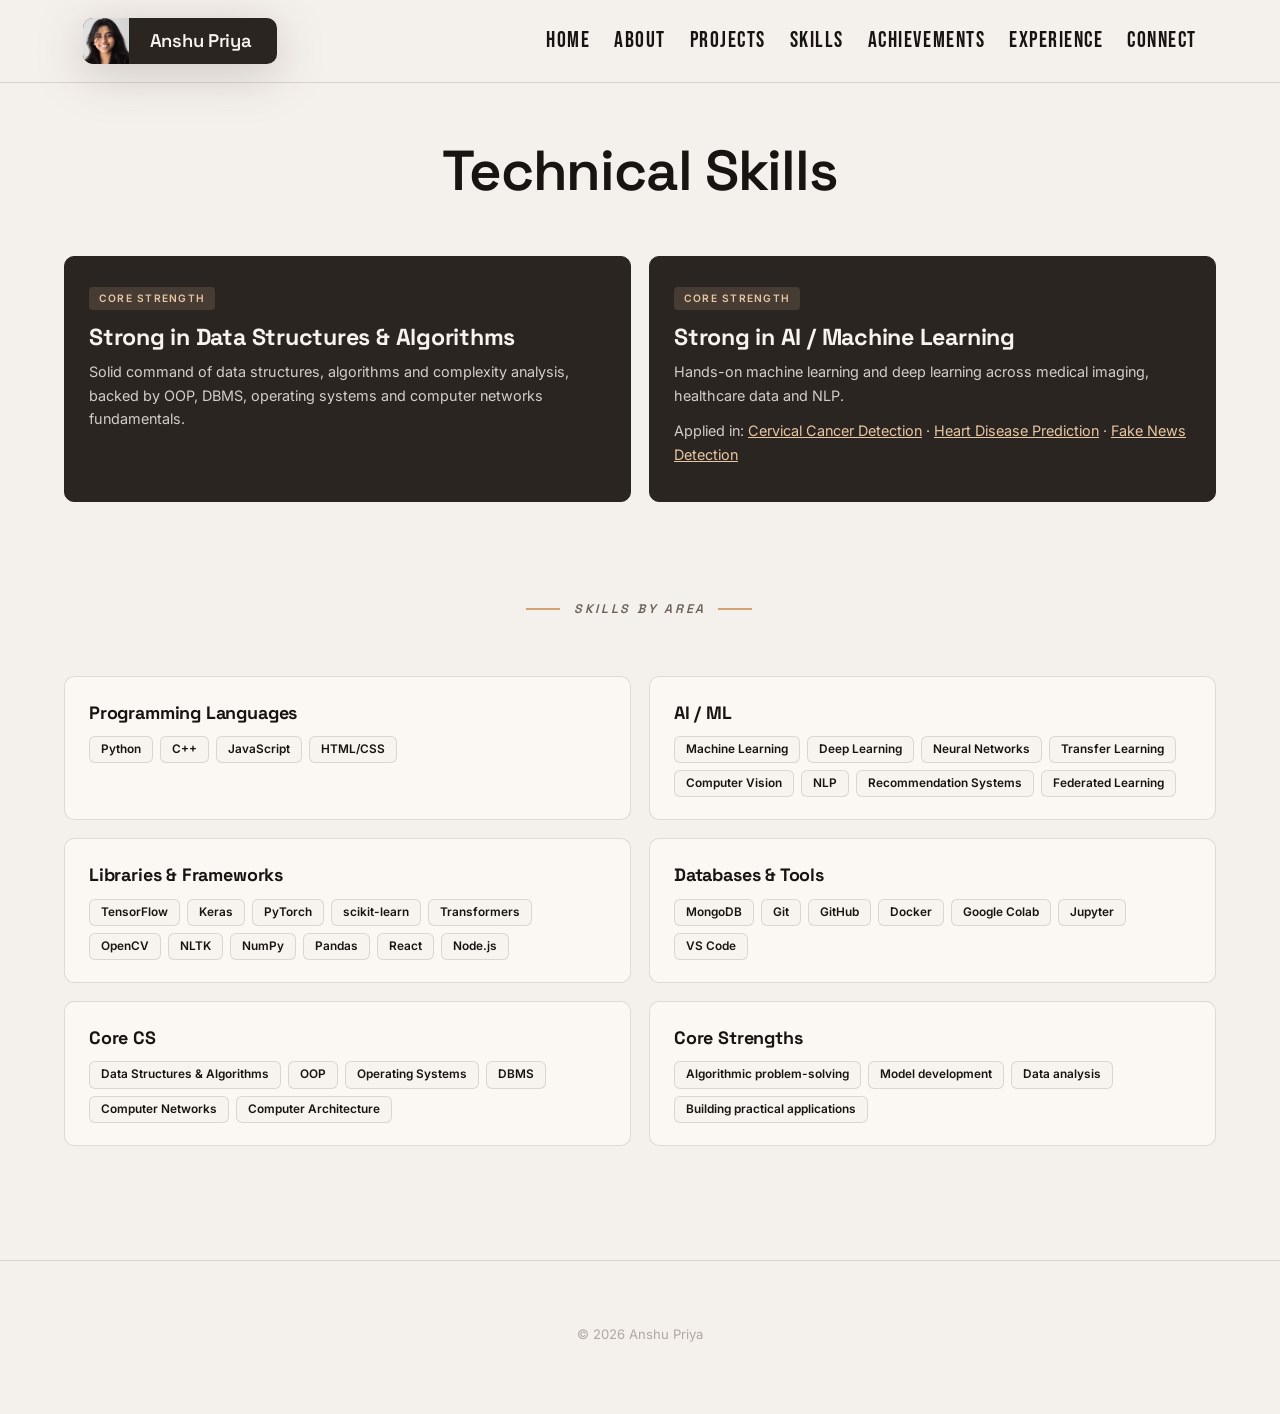
<file: skills.html>
<!DOCTYPE html>
<html lang="en" class="no-js classic-page-layout" data-click-ripple-animation="yes">
<head>
    <meta charset="utf-8" />
    <meta name="viewport" content="width=device-width, initial-scale=1">
    <meta name="description" content="Technical skills of Anshu Priya.">
    <meta name="author" content="Anshu Priya">
    <meta name="theme-color" content="#F4F0EB" />
    <title>Technical Skills | Anshu Priya</title>
    <link rel="shortcut icon" href="images/ico/favicon.ico">
    <link rel="apple-touch-icon" href="images/ico/apple-touch-icon.png">
    <link rel="preconnect" href="https://fonts.googleapis.com">
    <link rel="preconnect" href="https://fonts.gstatic.com" crossorigin>
    <link href="https://fonts.googleapis.com/css2?family=Bebas+Neue&family=Inter:wght@300;400;500;600;700&family=Space+Grotesk:wght@500;600;700&display=swap" rel="stylesheet">
    <link rel="stylesheet" type="text/css" href="css/normalize.css">
    <link rel="stylesheet" type="text/css" href="css/bootstrap.css">
    <link rel="stylesheet" type="text/css" href="js/nprogress/nprogress.css">
    <link rel="stylesheet" type="text/css" href="js/jquery.magnific-popup/magnific-popup.css">
    <link rel="stylesheet" type="text/css" href="css/fonts/fontello/css/fontello.css">
    <link rel="stylesheet" type="text/css" href="css/main.css">
    <link rel="stylesheet" type="text/css" href="css/768.css">
    <link rel="stylesheet" type="text/css" href="css/custom.css?v=20261012">
    <script src="js/jquery.js"></script>
</head>
<body>
    <div id="page" class="hfeed site">
        <main id="main" class="site-main cd-main">

            <header class="lite-header" role="banner">
                <a class="profile-badge" href="index.html" aria-label="Anshu Priya, home">
                    <span class="avatar"><img src="images/home/icon.jpg" alt="Anshu Priya" /></span>
                    <span class="name-badge">Anshu Priya</span>
                </a>
                <nav class="lite-nav" aria-label="Main">
                    <a href="index.html">Home</a>
                    <a href="about.html">About</a>
                    <a href="projects.html">Projects</a>
                    <a href="skills.html">Skills</a>
                    <a href="achievements.html">Achievements</a>
                    <a href="experience.html">Experience</a>
                    <a href="connect.html">Connect</a>
                </nav>
            </header>

            <div class="site-middle">
                <div class="layout-medium">
                    <div id="primary" class="content-area">
                        <div id="content" class="site-content" role="main">

                            <div class="page-single page-layout">
                                <article class="page hentry">
                                    <header class="entry-header">
                                        <h1 class="entry-title">Technical Skills</h1>
                                    </header>
                                    <div class="entry-content">

<div class="pp-grid pp-grid-2 pp-strong">
  <div class="pp-card pp-highlight">
    <span class="pp-tag pp-tag-light">Core strength</span>
    <h3>Strong in Data Structures &amp; Algorithms</h3>
    <p>Solid command of data structures, algorithms and complexity analysis, backed by OOP, DBMS, operating systems and computer networks fundamentals.</p>
  </div>
  <div class="pp-card pp-highlight">
    <span class="pp-tag pp-tag-light">Core strength</span>
    <h3>Strong in AI / Machine Learning</h3>
    <p>Hands-on machine learning and deep learning across medical imaging, healthcare data and NLP.</p>
    <p class="pp-applied">Applied in:
      <a href="#/projects">Cervical Cancer Detection</a> &middot;
      <a href="#/projects">Heart Disease Prediction</a> &middot;
      <a href="#/projects">Fake News Detection</a></p>
  </div>
</div>

<div class="section-title center"><h2><i>skills by area</i></h2></div>
<div class="pp-grid pp-grid-2">
<div class="pp-card"><h3>Programming Languages</h3><ul class="pp-chips "><li>Python</li><li>C++</li><li>JavaScript</li><li>HTML/CSS</li></ul></div>
<div class="pp-card"><h3>AI / ML</h3><ul class="pp-chips "><li>Machine Learning</li><li>Deep Learning</li><li>Neural Networks</li><li>Transfer Learning</li><li>Computer Vision</li><li>NLP</li><li>Recommendation Systems</li><li>Federated Learning</li></ul></div>
<div class="pp-card"><h3>Libraries &amp; Frameworks</h3><ul class="pp-chips "><li>TensorFlow</li><li>Keras</li><li>PyTorch</li><li>scikit-learn</li><li>Transformers</li><li>OpenCV</li><li>NLTK</li><li>NumPy</li><li>Pandas</li><li>React</li><li>Node.js</li></ul></div>
<div class="pp-card"><h3>Databases &amp; Tools</h3><ul class="pp-chips "><li>MongoDB</li><li>Git</li><li>GitHub</li><li>Docker</li><li>Google Colab</li><li>Jupyter</li><li>VS Code</li></ul></div>
<div class="pp-card"><h3>Core CS</h3><ul class="pp-chips "><li>Data Structures &amp; Algorithms</li><li>OOP</li><li>Operating Systems</li><li>DBMS</li><li>Computer Networks</li><li>Computer Architecture</li></ul></div>
<div class="pp-card"><h3>Core Strengths</h3><ul class="pp-chips "><li>Algorithmic problem-solving</li><li>Model development</li><li>Data analysis</li><li>Building practical applications</li></ul></div>
</div>

                                    </div>
                                </article>
                            </div>

                        </div>
                    </div>
                </div>
            </div>

            <footer id="colophon" class="site-footer" role="contentinfo">
                <div class="site-info"><div class="textwidget"><p>&copy; 2026 Anshu Priya</p></div></div>
            </footer>
        </main>
    </div>
    <a href="#" id="back-to-top" class="show">&uarr; <span>Scroll to top</span></a>

    <script src="js/tween-max.js"></script>
    <script src="js/jquery-address.js"></script>
    <script src="js/nprogress/nprogress.js"></script>
    <script src="js/jquery-isotope.js"></script>
    <script src="js/imagesloaded.js"></script>
    <script src="js/jquery-fitvids.js"></script>
    <script src="js/jquery.magnific-popup/jquery-magnific-popup.js"></script>
    <script src="js/jquery-easing.js"></script>
    <script src="js/jquery-validate.js"></script>
    <script src="js/resize-sensor.js"></script>
    <script src="js/jquery-sticky-sidebar.js"></script>
    <script src="js/main.js?v=20261012"></script>
</body>
</html>
</file>
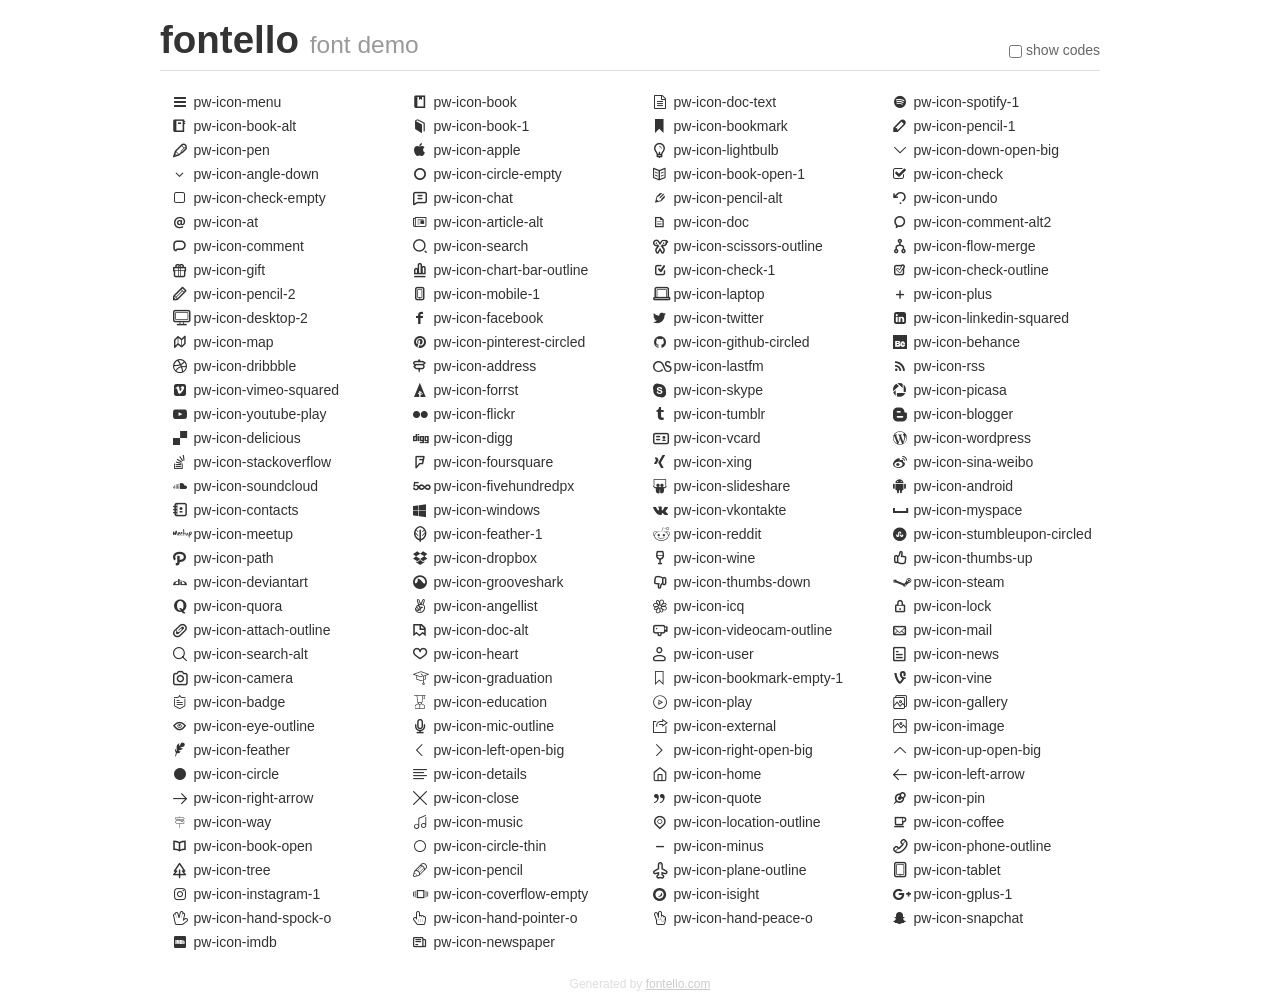
<file: css/fonts/fontello/demo.html>
<!DOCTYPE html>
<html>
  <head><!--[if lt IE 9]><script language="javascript" type="text/javascript" src="//html5shim.googlecode.com/svn/trunk/html5.js"></script><![endif]-->
    <meta charset="UTF-8"><style>/*
 * Bootstrap v2.2.1
 *
 * Copyright 2012 Twitter, Inc
 * Licensed under the Apache License v2.0
 * http://www.apache.org/licenses/LICENSE-2.0
 *
 * Designed and built with all the love in the world @twitter by @mdo and @fat.
 */
.clearfix {
  *zoom: 1;
}
.clearfix:before,
.clearfix:after {
  display: table;
  content: "";
  line-height: 0;
}
.clearfix:after {
  clear: both;
}
html {
  font-size: 100%;
  -webkit-text-size-adjust: 100%;
  -ms-text-size-adjust: 100%;
}
a:focus {
  outline: thin dotted #333;
  outline: 5px auto -webkit-focus-ring-color;
  outline-offset: -2px;
}
a:hover,
a:active {
  outline: 0;
}
button,
input,
select,
textarea {
  margin: 0;
  font-size: 100%;
  vertical-align: middle;
}
button,
input {
  *overflow: visible;
  line-height: normal;
}
button::-moz-focus-inner,
input::-moz-focus-inner {
  padding: 0;
  border: 0;
}
body {
  margin: 0;
  font-family: "Helvetica Neue", Helvetica, Arial, sans-serif;
  font-size: 14px;
  line-height: 20px;
  color: #333;
  background-color: #fff;
}
a {
  color: #08c;
  text-decoration: none;
}
a:hover {
  color: #005580;
  text-decoration: underline;
}
.row {
  margin-left: -20px;
  *zoom: 1;
}
.row:before,
.row:after {
  display: table;
  content: "";
  line-height: 0;
}
.row:after {
  clear: both;
}
[class*="span"] {
  float: left;
  min-height: 1px;
  margin-left: 20px;
}
.container,
.navbar-static-top .container,
.navbar-fixed-top .container,
.navbar-fixed-bottom .container {
  width: 940px;
}
.span12 {
  width: 940px;
}
.span11 {
  width: 860px;
}
.span10 {
  width: 780px;
}
.span9 {
  width: 700px;
}
.span8 {
  width: 620px;
}
.span7 {
  width: 540px;
}
.span6 {
  width: 460px;
}
.span5 {
  width: 380px;
}
.span4 {
  width: 300px;
}
.span3 {
  width: 220px;
}
.span2 {
  width: 140px;
}
.span1 {
  width: 60px;
}
[class*="span"].pull-right,
.row-fluid [class*="span"].pull-right {
  float: right;
}
.container {
  margin-right: auto;
  margin-left: auto;
  *zoom: 1;
}
.container:before,
.container:after {
  display: table;
  content: "";
  line-height: 0;
}
.container:after {
  clear: both;
}
p {
  margin: 0 0 10px;
}
.lead {
  margin-bottom: 20px;
  font-size: 21px;
  font-weight: 200;
  line-height: 30px;
}
small {
  font-size: 85%;
}
h1 {
  margin: 10px 0;
  font-family: inherit;
  font-weight: bold;
  line-height: 20px;
  color: inherit;
  text-rendering: optimizelegibility;
}
h1 small {
  font-weight: normal;
  line-height: 1;
  color: #999;
}
h1 {
  line-height: 40px;
}
h1 {
  font-size: 38.5px;
}
h1 small {
  font-size: 24.5px;
}
body {
  margin-top: 90px;
}
.header {
  position: fixed;
  top: 0;
  left: 50%;
  margin-left: -480px;
  background-color: #fff;
  border-bottom: 1px solid #ddd;
  padding-top: 10px;
  z-index: 10;
}
.footer {
  color: #ddd;
  font-size: 12px;
  text-align: center;
  margin-top: 20px;
}
.footer a {
  color: #ccc;
  text-decoration: underline;
}
.the-icons {
  font-size: 14px;
  line-height: 24px;
}
.switch {
  position: absolute;
  right: 0;
  bottom: 10px;
  color: #666;
}
.switch input {
  margin-right: 0.3em;
}
.codesOn .i-name {
  display: none;
}
.codesOn .i-code {
  display: inline;
}
.i-code {
  display: none;
}
@font-face {
      font-family: 'fontello';
      src: url('./font/fontello.eot?40331902');
      src: url('./font/fontello.eot?40331902#iefix') format('embedded-opentype'),
           url('./font/fontello.woff?40331902') format('woff'),
           url('./font/fontello.ttf?40331902') format('truetype'),
           url('./font/fontello.svg?40331902#fontello') format('svg');
      font-weight: normal;
      font-style: normal;
    }
     
     
    .demo-icon
    {
      font-family: "fontello";
      font-style: normal;
      font-weight: normal;
      speak: none;
     
      display: inline-block;
      text-decoration: inherit;
      width: 1em;
      margin-right: .2em;
      text-align: center;
      /* opacity: .8; */
     
      /* For safety - reset parent styles, that can break glyph codes*/
      font-variant: normal;
      text-transform: none;
     
      /* fix buttons height, for twitter bootstrap */
      line-height: 1em;
     
      /* Animation center compensation - margins should be symmetric */
      /* remove if not needed */
      margin-left: .2em;
     
      /* You can be more comfortable with increased icons size */
      /* font-size: 120%; */
     
      /* Font smoothing. That was taken from TWBS */
      -webkit-font-smoothing: antialiased;
      -moz-osx-font-smoothing: grayscale;
     
      /* Uncomment for 3D effect */
      /* text-shadow: 1px 1px 1px rgba(127, 127, 127, 0.3); */
    }
     </style>
    <link rel="stylesheet" href="css/animation.css"><!--[if IE 7]><link rel="stylesheet" href="css/" + font.fontname + "-ie7.css"><![endif]-->
    <script>
      function toggleCodes(on) {
        var obj = document.getElementById('icons');
      
        if (on) {
          obj.className += ' codesOn';
        } else {
          obj.className = obj.className.replace(' codesOn', '');
        }
      }
      
    </script>
  </head>
  <body>
    <div class="container header">
      <h1>fontello <small>font demo</small></h1>
      <label class="switch">
        <input type="checkbox" onclick="toggleCodes(this.checked)">show codes
      </label>
    </div>
    <div class="container" id="icons">
      <div class="row">
        <div class="the-icons span3" title="Code: 0xe800"><i class="demo-icon pw-icon-menu">&#xe800;</i> <span class="i-name">pw-icon-menu</span><span class="i-code">0xe800</span></div>
        <div class="the-icons span3" title="Code: 0xe801"><i class="demo-icon pw-icon-book">&#xe801;</i> <span class="i-name">pw-icon-book</span><span class="i-code">0xe801</span></div>
        <div class="the-icons span3" title="Code: 0xe802"><i class="demo-icon pw-icon-doc-text">&#xe802;</i> <span class="i-name">pw-icon-doc-text</span><span class="i-code">0xe802</span></div>
        <div class="the-icons span3" title="Code: 0xe803"><i class="demo-icon pw-icon-spotify-1">&#xe803;</i> <span class="i-name">pw-icon-spotify-1</span><span class="i-code">0xe803</span></div>
      </div>
      <div class="row">
        <div class="the-icons span3" title="Code: 0xe804"><i class="demo-icon pw-icon-book-alt">&#xe804;</i> <span class="i-name">pw-icon-book-alt</span><span class="i-code">0xe804</span></div>
        <div class="the-icons span3" title="Code: 0xe805"><i class="demo-icon pw-icon-book-1">&#xe805;</i> <span class="i-name">pw-icon-book-1</span><span class="i-code">0xe805</span></div>
        <div class="the-icons span3" title="Code: 0xe806"><i class="demo-icon pw-icon-bookmark">&#xe806;</i> <span class="i-name">pw-icon-bookmark</span><span class="i-code">0xe806</span></div>
        <div class="the-icons span3" title="Code: 0xe807"><i class="demo-icon pw-icon-pencil-1">&#xe807;</i> <span class="i-name">pw-icon-pencil-1</span><span class="i-code">0xe807</span></div>
      </div>
      <div class="row">
        <div class="the-icons span3" title="Code: 0xe808"><i class="demo-icon pw-icon-pen">&#xe808;</i> <span class="i-name">pw-icon-pen</span><span class="i-code">0xe808</span></div>
        <div class="the-icons span3" title="Code: 0xe809"><i class="demo-icon pw-icon-apple">&#xe809;</i> <span class="i-name">pw-icon-apple</span><span class="i-code">0xe809</span></div>
        <div class="the-icons span3" title="Code: 0xe80a"><i class="demo-icon pw-icon-lightbulb">&#xe80a;</i> <span class="i-name">pw-icon-lightbulb</span><span class="i-code">0xe80a</span></div>
        <div class="the-icons span3" title="Code: 0xe80b"><i class="demo-icon pw-icon-down-open-big">&#xe80b;</i> <span class="i-name">pw-icon-down-open-big</span><span class="i-code">0xe80b</span></div>
      </div>
      <div class="row">
        <div class="the-icons span3" title="Code: 0xe80c"><i class="demo-icon pw-icon-angle-down">&#xe80c;</i> <span class="i-name">pw-icon-angle-down</span><span class="i-code">0xe80c</span></div>
        <div class="the-icons span3" title="Code: 0xe80d"><i class="demo-icon pw-icon-circle-empty">&#xe80d;</i> <span class="i-name">pw-icon-circle-empty</span><span class="i-code">0xe80d</span></div>
        <div class="the-icons span3" title="Code: 0xe80e"><i class="demo-icon pw-icon-book-open-1">&#xe80e;</i> <span class="i-name">pw-icon-book-open-1</span><span class="i-code">0xe80e</span></div>
        <div class="the-icons span3" title="Code: 0xe80f"><i class="demo-icon pw-icon-check">&#xe80f;</i> <span class="i-name">pw-icon-check</span><span class="i-code">0xe80f</span></div>
      </div>
      <div class="row">
        <div class="the-icons span3" title="Code: 0xe810"><i class="demo-icon pw-icon-check-empty">&#xe810;</i> <span class="i-name">pw-icon-check-empty</span><span class="i-code">0xe810</span></div>
        <div class="the-icons span3" title="Code: 0xe811"><i class="demo-icon pw-icon-chat">&#xe811;</i> <span class="i-name">pw-icon-chat</span><span class="i-code">0xe811</span></div>
        <div class="the-icons span3" title="Code: 0xe812"><i class="demo-icon pw-icon-pencil-alt">&#xe812;</i> <span class="i-name">pw-icon-pencil-alt</span><span class="i-code">0xe812</span></div>
        <div class="the-icons span3" title="Code: 0xe813"><i class="demo-icon pw-icon-undo">&#xe813;</i> <span class="i-name">pw-icon-undo</span><span class="i-code">0xe813</span></div>
      </div>
      <div class="row">
        <div class="the-icons span3" title="Code: 0xe814"><i class="demo-icon pw-icon-at">&#xe814;</i> <span class="i-name">pw-icon-at</span><span class="i-code">0xe814</span></div>
        <div class="the-icons span3" title="Code: 0xe815"><i class="demo-icon pw-icon-article-alt">&#xe815;</i> <span class="i-name">pw-icon-article-alt</span><span class="i-code">0xe815</span></div>
        <div class="the-icons span3" title="Code: 0xe816"><i class="demo-icon pw-icon-doc">&#xe816;</i> <span class="i-name">pw-icon-doc</span><span class="i-code">0xe816</span></div>
        <div class="the-icons span3" title="Code: 0xe817"><i class="demo-icon pw-icon-comment-alt2">&#xe817;</i> <span class="i-name">pw-icon-comment-alt2</span><span class="i-code">0xe817</span></div>
      </div>
      <div class="row">
        <div class="the-icons span3" title="Code: 0xe818"><i class="demo-icon pw-icon-comment">&#xe818;</i> <span class="i-name">pw-icon-comment</span><span class="i-code">0xe818</span></div>
        <div class="the-icons span3" title="Code: 0xe819"><i class="demo-icon pw-icon-search">&#xe819;</i> <span class="i-name">pw-icon-search</span><span class="i-code">0xe819</span></div>
        <div class="the-icons span3" title="Code: 0xe81a"><i class="demo-icon pw-icon-scissors-outline">&#xe81a;</i> <span class="i-name">pw-icon-scissors-outline</span><span class="i-code">0xe81a</span></div>
        <div class="the-icons span3" title="Code: 0xe81b"><i class="demo-icon pw-icon-flow-merge">&#xe81b;</i> <span class="i-name">pw-icon-flow-merge</span><span class="i-code">0xe81b</span></div>
      </div>
      <div class="row">
        <div class="the-icons span3" title="Code: 0xe81c"><i class="demo-icon pw-icon-gift">&#xe81c;</i> <span class="i-name">pw-icon-gift</span><span class="i-code">0xe81c</span></div>
        <div class="the-icons span3" title="Code: 0xe81d"><i class="demo-icon pw-icon-chart-bar-outline">&#xe81d;</i> <span class="i-name">pw-icon-chart-bar-outline</span><span class="i-code">0xe81d</span></div>
        <div class="the-icons span3" title="Code: 0xe81e"><i class="demo-icon pw-icon-check-1">&#xe81e;</i> <span class="i-name">pw-icon-check-1</span><span class="i-code">0xe81e</span></div>
        <div class="the-icons span3" title="Code: 0xe81f"><i class="demo-icon pw-icon-check-outline">&#xe81f;</i> <span class="i-name">pw-icon-check-outline</span><span class="i-code">0xe81f</span></div>
      </div>
      <div class="row">
        <div class="the-icons span3" title="Code: 0xe820"><i class="demo-icon pw-icon-pencil-2">&#xe820;</i> <span class="i-name">pw-icon-pencil-2</span><span class="i-code">0xe820</span></div>
        <div class="the-icons span3" title="Code: 0xe821"><i class="demo-icon pw-icon-mobile-1">&#xe821;</i> <span class="i-name">pw-icon-mobile-1</span><span class="i-code">0xe821</span></div>
        <div class="the-icons span3" title="Code: 0xe822"><i class="demo-icon pw-icon-laptop">&#xe822;</i> <span class="i-name">pw-icon-laptop</span><span class="i-code">0xe822</span></div>
        <div class="the-icons span3" title="Code: 0xe823"><i class="demo-icon pw-icon-plus">&#xe823;</i> <span class="i-name">pw-icon-plus</span><span class="i-code">0xe823</span></div>
      </div>
      <div class="row">
        <div class="the-icons span3" title="Code: 0xe824"><i class="demo-icon pw-icon-desktop-2">&#xe824;</i> <span class="i-name">pw-icon-desktop-2</span><span class="i-code">0xe824</span></div>
        <div class="the-icons span3" title="Code: 0xe825"><i class="demo-icon pw-icon-facebook">&#xe825;</i> <span class="i-name">pw-icon-facebook</span><span class="i-code">0xe825</span></div>
        <div class="the-icons span3" title="Code: 0xe826"><i class="demo-icon pw-icon-twitter">&#xe826;</i> <span class="i-name">pw-icon-twitter</span><span class="i-code">0xe826</span></div>
        <div class="the-icons span3" title="Code: 0xe827"><i class="demo-icon pw-icon-linkedin-squared">&#xe827;</i> <span class="i-name">pw-icon-linkedin-squared</span><span class="i-code">0xe827</span></div>
      </div>
      <div class="row">
        <div class="the-icons span3" title="Code: 0xe828"><i class="demo-icon pw-icon-map">&#xe828;</i> <span class="i-name">pw-icon-map</span><span class="i-code">0xe828</span></div>
        <div class="the-icons span3" title="Code: 0xe829"><i class="demo-icon pw-icon-pinterest-circled">&#xe829;</i> <span class="i-name">pw-icon-pinterest-circled</span><span class="i-code">0xe829</span></div>
        <div class="the-icons span3" title="Code: 0xe82a"><i class="demo-icon pw-icon-github-circled">&#xe82a;</i> <span class="i-name">pw-icon-github-circled</span><span class="i-code">0xe82a</span></div>
        <div class="the-icons span3" title="Code: 0xe82b"><i class="demo-icon pw-icon-behance">&#xe82b;</i> <span class="i-name">pw-icon-behance</span><span class="i-code">0xe82b</span></div>
      </div>
      <div class="row">
        <div class="the-icons span3" title="Code: 0xe82c"><i class="demo-icon pw-icon-dribbble">&#xe82c;</i> <span class="i-name">pw-icon-dribbble</span><span class="i-code">0xe82c</span></div>
        <div class="the-icons span3" title="Code: 0xe82d"><i class="demo-icon pw-icon-address">&#xe82d;</i> <span class="i-name">pw-icon-address</span><span class="i-code">0xe82d</span></div>
        <div class="the-icons span3" title="Code: 0xe82e"><i class="demo-icon pw-icon-lastfm">&#xe82e;</i> <span class="i-name">pw-icon-lastfm</span><span class="i-code">0xe82e</span></div>
        <div class="the-icons span3" title="Code: 0xe82f"><i class="demo-icon pw-icon-rss">&#xe82f;</i> <span class="i-name">pw-icon-rss</span><span class="i-code">0xe82f</span></div>
      </div>
      <div class="row">
        <div class="the-icons span3" title="Code: 0xe830"><i class="demo-icon pw-icon-vimeo-squared">&#xe830;</i> <span class="i-name">pw-icon-vimeo-squared</span><span class="i-code">0xe830</span></div>
        <div class="the-icons span3" title="Code: 0xe831"><i class="demo-icon pw-icon-forrst">&#xe831;</i> <span class="i-name">pw-icon-forrst</span><span class="i-code">0xe831</span></div>
        <div class="the-icons span3" title="Code: 0xe832"><i class="demo-icon pw-icon-skype">&#xe832;</i> <span class="i-name">pw-icon-skype</span><span class="i-code">0xe832</span></div>
        <div class="the-icons span3" title="Code: 0xe833"><i class="demo-icon pw-icon-picasa">&#xe833;</i> <span class="i-name">pw-icon-picasa</span><span class="i-code">0xe833</span></div>
      </div>
      <div class="row">
        <div class="the-icons span3" title="Code: 0xe834"><i class="demo-icon pw-icon-youtube-play">&#xe834;</i> <span class="i-name">pw-icon-youtube-play</span><span class="i-code">0xe834</span></div>
        <div class="the-icons span3" title="Code: 0xe835"><i class="demo-icon pw-icon-flickr">&#xe835;</i> <span class="i-name">pw-icon-flickr</span><span class="i-code">0xe835</span></div>
        <div class="the-icons span3" title="Code: 0xe836"><i class="demo-icon pw-icon-tumblr">&#xe836;</i> <span class="i-name">pw-icon-tumblr</span><span class="i-code">0xe836</span></div>
        <div class="the-icons span3" title="Code: 0xe837"><i class="demo-icon pw-icon-blogger">&#xe837;</i> <span class="i-name">pw-icon-blogger</span><span class="i-code">0xe837</span></div>
      </div>
      <div class="row">
        <div class="the-icons span3" title="Code: 0xe838"><i class="demo-icon pw-icon-delicious">&#xe838;</i> <span class="i-name">pw-icon-delicious</span><span class="i-code">0xe838</span></div>
        <div class="the-icons span3" title="Code: 0xe839"><i class="demo-icon pw-icon-digg">&#xe839;</i> <span class="i-name">pw-icon-digg</span><span class="i-code">0xe839</span></div>
        <div class="the-icons span3" title="Code: 0xe83a"><i class="demo-icon pw-icon-vcard">&#xe83a;</i> <span class="i-name">pw-icon-vcard</span><span class="i-code">0xe83a</span></div>
        <div class="the-icons span3" title="Code: 0xe83b"><i class="demo-icon pw-icon-wordpress">&#xe83b;</i> <span class="i-name">pw-icon-wordpress</span><span class="i-code">0xe83b</span></div>
      </div>
      <div class="row">
        <div class="the-icons span3" title="Code: 0xe83c"><i class="demo-icon pw-icon-stackoverflow">&#xe83c;</i> <span class="i-name">pw-icon-stackoverflow</span><span class="i-code">0xe83c</span></div>
        <div class="the-icons span3" title="Code: 0xe83d"><i class="demo-icon pw-icon-foursquare">&#xe83d;</i> <span class="i-name">pw-icon-foursquare</span><span class="i-code">0xe83d</span></div>
        <div class="the-icons span3" title="Code: 0xe83e"><i class="demo-icon pw-icon-xing">&#xe83e;</i> <span class="i-name">pw-icon-xing</span><span class="i-code">0xe83e</span></div>
        <div class="the-icons span3" title="Code: 0xe83f"><i class="demo-icon pw-icon-sina-weibo">&#xe83f;</i> <span class="i-name">pw-icon-sina-weibo</span><span class="i-code">0xe83f</span></div>
      </div>
      <div class="row">
        <div class="the-icons span3" title="Code: 0xe840"><i class="demo-icon pw-icon-soundcloud">&#xe840;</i> <span class="i-name">pw-icon-soundcloud</span><span class="i-code">0xe840</span></div>
        <div class="the-icons span3" title="Code: 0xe841"><i class="demo-icon pw-icon-fivehundredpx">&#xe841;</i> <span class="i-name">pw-icon-fivehundredpx</span><span class="i-code">0xe841</span></div>
        <div class="the-icons span3" title="Code: 0xe842"><i class="demo-icon pw-icon-slideshare">&#xe842;</i> <span class="i-name">pw-icon-slideshare</span><span class="i-code">0xe842</span></div>
        <div class="the-icons span3" title="Code: 0xe843"><i class="demo-icon pw-icon-android">&#xe843;</i> <span class="i-name">pw-icon-android</span><span class="i-code">0xe843</span></div>
      </div>
      <div class="row">
        <div class="the-icons span3" title="Code: 0xe844"><i class="demo-icon pw-icon-contacts">&#xe844;</i> <span class="i-name">pw-icon-contacts</span><span class="i-code">0xe844</span></div>
        <div class="the-icons span3" title="Code: 0xe845"><i class="demo-icon pw-icon-windows">&#xe845;</i> <span class="i-name">pw-icon-windows</span><span class="i-code">0xe845</span></div>
        <div class="the-icons span3" title="Code: 0xe846"><i class="demo-icon pw-icon-vkontakte">&#xe846;</i> <span class="i-name">pw-icon-vkontakte</span><span class="i-code">0xe846</span></div>
        <div class="the-icons span3" title="Code: 0xe847"><i class="demo-icon pw-icon-myspace">&#xe847;</i> <span class="i-name">pw-icon-myspace</span><span class="i-code">0xe847</span></div>
      </div>
      <div class="row">
        <div class="the-icons span3" title="Code: 0xe848"><i class="demo-icon pw-icon-meetup">&#xe848;</i> <span class="i-name">pw-icon-meetup</span><span class="i-code">0xe848</span></div>
        <div class="the-icons span3" title="Code: 0xe849"><i class="demo-icon pw-icon-feather-1">&#xe849;</i> <span class="i-name">pw-icon-feather-1</span><span class="i-code">0xe849</span></div>
        <div class="the-icons span3" title="Code: 0xe84a"><i class="demo-icon pw-icon-reddit">&#xe84a;</i> <span class="i-name">pw-icon-reddit</span><span class="i-code">0xe84a</span></div>
        <div class="the-icons span3" title="Code: 0xe84b"><i class="demo-icon pw-icon-stumbleupon-circled">&#xe84b;</i> <span class="i-name">pw-icon-stumbleupon-circled</span><span class="i-code">0xe84b</span></div>
      </div>
      <div class="row">
        <div class="the-icons span3" title="Code: 0xe84c"><i class="demo-icon pw-icon-path">&#xe84c;</i> <span class="i-name">pw-icon-path</span><span class="i-code">0xe84c</span></div>
        <div class="the-icons span3" title="Code: 0xe84d"><i class="demo-icon pw-icon-dropbox">&#xe84d;</i> <span class="i-name">pw-icon-dropbox</span><span class="i-code">0xe84d</span></div>
        <div class="the-icons span3" title="Code: 0xe84e"><i class="demo-icon pw-icon-wine">&#xe84e;</i> <span class="i-name">pw-icon-wine</span><span class="i-code">0xe84e</span></div>
        <div class="the-icons span3" title="Code: 0xe84f"><i class="demo-icon pw-icon-thumbs-up">&#xe84f;</i> <span class="i-name">pw-icon-thumbs-up</span><span class="i-code">0xe84f</span></div>
      </div>
      <div class="row">
        <div class="the-icons span3" title="Code: 0xe850"><i class="demo-icon pw-icon-deviantart">&#xe850;</i> <span class="i-name">pw-icon-deviantart</span><span class="i-code">0xe850</span></div>
        <div class="the-icons span3" title="Code: 0xe851"><i class="demo-icon pw-icon-grooveshark">&#xe851;</i> <span class="i-name">pw-icon-grooveshark</span><span class="i-code">0xe851</span></div>
        <div class="the-icons span3" title="Code: 0xe852"><i class="demo-icon pw-icon-thumbs-down">&#xe852;</i> <span class="i-name">pw-icon-thumbs-down</span><span class="i-code">0xe852</span></div>
        <div class="the-icons span3" title="Code: 0xe853"><i class="demo-icon pw-icon-steam">&#xe853;</i> <span class="i-name">pw-icon-steam</span><span class="i-code">0xe853</span></div>
      </div>
      <div class="row">
        <div class="the-icons span3" title="Code: 0xe854"><i class="demo-icon pw-icon-quora">&#xe854;</i> <span class="i-name">pw-icon-quora</span><span class="i-code">0xe854</span></div>
        <div class="the-icons span3" title="Code: 0xe855"><i class="demo-icon pw-icon-angellist">&#xe855;</i> <span class="i-name">pw-icon-angellist</span><span class="i-code">0xe855</span></div>
        <div class="the-icons span3" title="Code: 0xe856"><i class="demo-icon pw-icon-icq">&#xe856;</i> <span class="i-name">pw-icon-icq</span><span class="i-code">0xe856</span></div>
        <div class="the-icons span3" title="Code: 0xe857"><i class="demo-icon pw-icon-lock">&#xe857;</i> <span class="i-name">pw-icon-lock</span><span class="i-code">0xe857</span></div>
      </div>
      <div class="row">
        <div class="the-icons span3" title="Code: 0xe858"><i class="demo-icon pw-icon-attach-outline">&#xe858;</i> <span class="i-name">pw-icon-attach-outline</span><span class="i-code">0xe858</span></div>
        <div class="the-icons span3" title="Code: 0xe859"><i class="demo-icon pw-icon-doc-alt">&#xe859;</i> <span class="i-name">pw-icon-doc-alt</span><span class="i-code">0xe859</span></div>
        <div class="the-icons span3" title="Code: 0xe85a"><i class="demo-icon pw-icon-videocam-outline">&#xe85a;</i> <span class="i-name">pw-icon-videocam-outline</span><span class="i-code">0xe85a</span></div>
        <div class="the-icons span3" title="Code: 0xe85b"><i class="demo-icon pw-icon-mail">&#xe85b;</i> <span class="i-name">pw-icon-mail</span><span class="i-code">0xe85b</span></div>
      </div>
      <div class="row">
        <div class="the-icons span3" title="Code: 0xe85c"><i class="demo-icon pw-icon-search-alt">&#xe85c;</i> <span class="i-name">pw-icon-search-alt</span><span class="i-code">0xe85c</span></div>
        <div class="the-icons span3" title="Code: 0xe85d"><i class="demo-icon pw-icon-heart">&#xe85d;</i> <span class="i-name">pw-icon-heart</span><span class="i-code">0xe85d</span></div>
        <div class="the-icons span3" title="Code: 0xe85e"><i class="demo-icon pw-icon-user">&#xe85e;</i> <span class="i-name">pw-icon-user</span><span class="i-code">0xe85e</span></div>
        <div class="the-icons span3" title="Code: 0xe85f"><i class="demo-icon pw-icon-news">&#xe85f;</i> <span class="i-name">pw-icon-news</span><span class="i-code">0xe85f</span></div>
      </div>
      <div class="row">
        <div class="the-icons span3" title="Code: 0xe860"><i class="demo-icon pw-icon-camera">&#xe860;</i> <span class="i-name">pw-icon-camera</span><span class="i-code">0xe860</span></div>
        <div class="the-icons span3" title="Code: 0xe861"><i class="demo-icon pw-icon-graduation">&#xe861;</i> <span class="i-name">pw-icon-graduation</span><span class="i-code">0xe861</span></div>
        <div class="the-icons span3" title="Code: 0xe862"><i class="demo-icon pw-icon-bookmark-empty-1">&#xe862;</i> <span class="i-name">pw-icon-bookmark-empty-1</span><span class="i-code">0xe862</span></div>
        <div class="the-icons span3" title="Code: 0xe863"><i class="demo-icon pw-icon-vine">&#xe863;</i> <span class="i-name">pw-icon-vine</span><span class="i-code">0xe863</span></div>
      </div>
      <div class="row">
        <div class="the-icons span3" title="Code: 0xe864"><i class="demo-icon pw-icon-badge">&#xe864;</i> <span class="i-name">pw-icon-badge</span><span class="i-code">0xe864</span></div>
        <div class="the-icons span3" title="Code: 0xe865"><i class="demo-icon pw-icon-education">&#xe865;</i> <span class="i-name">pw-icon-education</span><span class="i-code">0xe865</span></div>
        <div class="the-icons span3" title="Code: 0xe866"><i class="demo-icon pw-icon-play">&#xe866;</i> <span class="i-name">pw-icon-play</span><span class="i-code">0xe866</span></div>
        <div class="the-icons span3" title="Code: 0xe867"><i class="demo-icon pw-icon-gallery">&#xe867;</i> <span class="i-name">pw-icon-gallery</span><span class="i-code">0xe867</span></div>
      </div>
      <div class="row">
        <div class="the-icons span3" title="Code: 0xe868"><i class="demo-icon pw-icon-eye-outline">&#xe868;</i> <span class="i-name">pw-icon-eye-outline</span><span class="i-code">0xe868</span></div>
        <div class="the-icons span3" title="Code: 0xe869"><i class="demo-icon pw-icon-mic-outline">&#xe869;</i> <span class="i-name">pw-icon-mic-outline</span><span class="i-code">0xe869</span></div>
        <div class="the-icons span3" title="Code: 0xe86a"><i class="demo-icon pw-icon-external">&#xe86a;</i> <span class="i-name">pw-icon-external</span><span class="i-code">0xe86a</span></div>
        <div class="the-icons span3" title="Code: 0xe86b"><i class="demo-icon pw-icon-image">&#xe86b;</i> <span class="i-name">pw-icon-image</span><span class="i-code">0xe86b</span></div>
      </div>
      <div class="row">
        <div class="the-icons span3" title="Code: 0xe86c"><i class="demo-icon pw-icon-feather">&#xe86c;</i> <span class="i-name">pw-icon-feather</span><span class="i-code">0xe86c</span></div>
        <div class="the-icons span3" title="Code: 0xe86d"><i class="demo-icon pw-icon-left-open-big">&#xe86d;</i> <span class="i-name">pw-icon-left-open-big</span><span class="i-code">0xe86d</span></div>
        <div class="the-icons span3" title="Code: 0xe86e"><i class="demo-icon pw-icon-right-open-big">&#xe86e;</i> <span class="i-name">pw-icon-right-open-big</span><span class="i-code">0xe86e</span></div>
        <div class="the-icons span3" title="Code: 0xe86f"><i class="demo-icon pw-icon-up-open-big">&#xe86f;</i> <span class="i-name">pw-icon-up-open-big</span><span class="i-code">0xe86f</span></div>
      </div>
      <div class="row">
        <div class="the-icons span3" title="Code: 0xe870"><i class="demo-icon pw-icon-circle">&#xe870;</i> <span class="i-name">pw-icon-circle</span><span class="i-code">0xe870</span></div>
        <div class="the-icons span3" title="Code: 0xe871"><i class="demo-icon pw-icon-details">&#xe871;</i> <span class="i-name">pw-icon-details</span><span class="i-code">0xe871</span></div>
        <div class="the-icons span3" title="Code: 0xe872"><i class="demo-icon pw-icon-home">&#xe872;</i> <span class="i-name">pw-icon-home</span><span class="i-code">0xe872</span></div>
        <div class="the-icons span3" title="Code: 0xe873"><i class="demo-icon pw-icon-left-arrow">&#xe873;</i> <span class="i-name">pw-icon-left-arrow</span><span class="i-code">0xe873</span></div>
      </div>
      <div class="row">
        <div class="the-icons span3" title="Code: 0xe874"><i class="demo-icon pw-icon-right-arrow">&#xe874;</i> <span class="i-name">pw-icon-right-arrow</span><span class="i-code">0xe874</span></div>
        <div class="the-icons span3" title="Code: 0xe875"><i class="demo-icon pw-icon-close">&#xe875;</i> <span class="i-name">pw-icon-close</span><span class="i-code">0xe875</span></div>
        <div class="the-icons span3" title="Code: 0xe876"><i class="demo-icon pw-icon-quote">&#xe876;</i> <span class="i-name">pw-icon-quote</span><span class="i-code">0xe876</span></div>
        <div class="the-icons span3" title="Code: 0xe877"><i class="demo-icon pw-icon-pin">&#xe877;</i> <span class="i-name">pw-icon-pin</span><span class="i-code">0xe877</span></div>
      </div>
      <div class="row">
        <div class="the-icons span3" title="Code: 0xe878"><i class="demo-icon pw-icon-way">&#xe878;</i> <span class="i-name">pw-icon-way</span><span class="i-code">0xe878</span></div>
        <div class="the-icons span3" title="Code: 0xe879"><i class="demo-icon pw-icon-music">&#xe879;</i> <span class="i-name">pw-icon-music</span><span class="i-code">0xe879</span></div>
        <div class="the-icons span3" title="Code: 0xe888"><i class="demo-icon pw-icon-location-outline">&#xe888;</i> <span class="i-name">pw-icon-location-outline</span><span class="i-code">0xe888</span></div>
        <div class="the-icons span3" title="Code: 0xe88b"><i class="demo-icon pw-icon-coffee">&#xe88b;</i> <span class="i-name">pw-icon-coffee</span><span class="i-code">0xe88b</span></div>
      </div>
      <div class="row">
        <div class="the-icons span3" title="Code: 0xe88c"><i class="demo-icon pw-icon-book-open">&#xe88c;</i> <span class="i-name">pw-icon-book-open</span><span class="i-code">0xe88c</span></div>
        <div class="the-icons span3" title="Code: 0xe88d"><i class="demo-icon pw-icon-circle-thin">&#xe88d;</i> <span class="i-name">pw-icon-circle-thin</span><span class="i-code">0xe88d</span></div>
        <div class="the-icons span3" title="Code: 0xe89a"><i class="demo-icon pw-icon-minus">&#xe89a;</i> <span class="i-name">pw-icon-minus</span><span class="i-code">0xe89a</span></div>
        <div class="the-icons span3" title="Code: 0xe8a8"><i class="demo-icon pw-icon-phone-outline">&#xe8a8;</i> <span class="i-name">pw-icon-phone-outline</span><span class="i-code">0xe8a8</span></div>
      </div>
      <div class="row">
        <div class="the-icons span3" title="Code: 0xe8ab"><i class="demo-icon pw-icon-tree">&#xe8ab;</i> <span class="i-name">pw-icon-tree</span><span class="i-code">0xe8ab</span></div>
        <div class="the-icons span3" title="Code: 0xe8b3"><i class="demo-icon pw-icon-pencil">&#xe8b3;</i> <span class="i-name">pw-icon-pencil</span><span class="i-code">0xe8b3</span></div>
        <div class="the-icons span3" title="Code: 0xe8bc"><i class="demo-icon pw-icon-plane-outline">&#xe8bc;</i> <span class="i-name">pw-icon-plane-outline</span><span class="i-code">0xe8bc</span></div>
        <div class="the-icons span3" title="Code: 0xe8bf"><i class="demo-icon pw-icon-tablet">&#xe8bf;</i> <span class="i-name">pw-icon-tablet</span><span class="i-code">0xe8bf</span></div>
      </div>
      <div class="row">
        <div class="the-icons span3" title="Code: 0xe8cc"><i class="demo-icon pw-icon-instagram-1">&#xe8cc;</i> <span class="i-name">pw-icon-instagram-1</span><span class="i-code">0xe8cc</span></div>
        <div class="the-icons span3" title="Code: 0xf00d"><i class="demo-icon pw-icon-coverflow-empty">&#xf00d;</i> <span class="i-name">pw-icon-coverflow-empty</span><span class="i-code">0xf00d</span></div>
        <div class="the-icons span3" title="Code: 0xf039"><i class="demo-icon pw-icon-isight">&#xf039;</i> <span class="i-name">pw-icon-isight</span><span class="i-code">0xf039</span></div>
        <div class="the-icons span3" title="Code: 0xf0d5"><i class="demo-icon pw-icon-gplus-1">&#xf0d5;</i> <span class="i-name">pw-icon-gplus-1</span><span class="i-code">0xf0d5</span></div>
      </div>
      <div class="row">
        <div class="the-icons span3" title="Code: 0xf259"><i class="demo-icon pw-icon-hand-spock-o">&#xf259;</i> <span class="i-name">pw-icon-hand-spock-o</span><span class="i-code">0xf259</span></div>
        <div class="the-icons span3" title="Code: 0xf25a"><i class="demo-icon pw-icon-hand-pointer-o">&#xf25a;</i> <span class="i-name">pw-icon-hand-pointer-o</span><span class="i-code">0xf25a</span></div>
        <div class="the-icons span3" title="Code: 0xf25b"><i class="demo-icon pw-icon-hand-peace-o">&#xf25b;</i> <span class="i-name">pw-icon-hand-peace-o</span><span class="i-code">0xf25b</span></div>
        <div class="the-icons span3" title="Code: 0xf2ac"><i class="demo-icon pw-icon-snapchat">&#xf2ac;</i> <span class="i-name">pw-icon-snapchat</span><span class="i-code">0xf2ac</span></div>
      </div>
      <div class="row">
        <div class="the-icons span3" title="Code: 0xf2d8"><i class="demo-icon pw-icon-imdb">&#xf2d8;</i> <span class="i-name">pw-icon-imdb</span><span class="i-code">0xf2d8</span></div>
        <div class="the-icons span3" title="Code: 0xf4f0"><i class="demo-icon pw-icon-newspaper">&#xf4f0;</i> <span class="i-name">pw-icon-newspaper</span><span class="i-code">0xf4f0</span></div>
      </div>
    </div>
    <div class="container footer">Generated by <a href="http://fontello.com">fontello.com</a></div>
  </body>
</html>
</file>
<file: js/nprogress/nprogress.css>
/* Make clicks pass-through */
#nprogress{pointer-events:none;position:relative;z-index:5000}#nprogress .bar{background:#5BCF80;position:fixed;z-index:100;top:0;left:0;width:100%;height:3px}#nprogress .peg{display:block;position:absolute;right:0;width:100px;height:100%;opacity:1;-webkit-transform:rotate(3deg) translate(0,-6px);-ms-transform:rotate(3deg) translate(0,-6px);transform:rotate(3deg) translate(0,-6px)}#nprogress .spinner{display:block;position:fixed;z-index:10000;top:15px;right:15px}#nprogress .spinner-icon{width:20px;height:20px;box-sizing:border-box;border:3px solid transparent;border-top-color:#5BCF80;border-left-color:#5BCF80;border-radius:50%;-webkit-animation:nprogress-spinner 400ms linear infinite;animation:nprogress-spinner 400ms linear infinite}@-webkit-keyframes nprogress-spinner{0%{-webkit-transform:rotate(0deg)}100%{-webkit-transform:rotate(360deg)}}@keyframes nprogress-spinner{0%{transform:rotate(0deg)}100%{transform:rotate(360deg)}}
</file>
<file: css/fonts/fontello/css/fontello.css>
@font-face {
  font-family: 'fontello';
  src: url('../font/fontello.eot?14501059');
  src: url('../font/fontello.eot?14501059#iefix') format('embedded-opentype'),
       url('../font/fontello.woff2?14501059') format('woff2'),
       url('../font/fontello.woff?14501059') format('woff'),
       url('../font/fontello.ttf?14501059') format('truetype'),
       url('../font/fontello.svg?14501059#fontello') format('svg');
  font-weight: normal;
  font-style: normal;
}
/* Chrome hack: SVG is rendered more smooth in Windozze. 100% magic, uncomment if you need it. */
/* Note, that will break hinting! In other OS-es font will be not as sharp as it could be */
/*
@media screen and (-webkit-min-device-pixel-ratio:0) {
  @font-face {
    font-family: 'fontello';
    src: url('../font/fontello.svg?14501059#fontello') format('svg');
  }
}
*/
 
 [class^="pw-icon-"]:before, [class*=" pw-icon-"]:before {
  font-family: "fontello";
  font-style: normal;
  font-weight: normal;
  speak: none;
 
  display: inline-block;
  text-decoration: inherit;
  width: 1em;
  margin-right: .2em;
  text-align: center;
  /* opacity: .8; */
 
  /* For safety - reset parent styles, that can break glyph codes*/
  font-variant: normal;
  text-transform: none;
 
  /* fix buttons height, for twitter bootstrap */
  line-height: 1em;
 
  /* Animation center compensation - margins should be symmetric */
  /* remove if not needed */
  margin-left: .2em;
 
  /* you can be more comfortable with increased icons size */
  /* font-size: 120%; */
 
  /* Font smoothing. That was taken from TWBS */
  -webkit-font-smoothing: antialiased;
  -moz-osx-font-smoothing: grayscale;
 
  /* Uncomment for 3D effect */
  /* text-shadow: 1px 1px 1px rgba(127, 127, 127, 0.3); */
}
 
.pw-icon-menu:before { content: '\e800'; } /* '' */
.pw-icon-book:before { content: '\e801'; } /* '' */
.pw-icon-doc-text:before { content: '\e802'; } /* '' */
.pw-icon-spotify-1:before { content: '\e803'; } /* '' */
.pw-icon-book-alt:before { content: '\e804'; } /* '' */
.pw-icon-book-1:before { content: '\e805'; } /* '' */
.pw-icon-bookmark:before { content: '\e806'; } /* '' */
.pw-icon-pencil-1:before { content: '\e807'; } /* '' */
.pw-icon-pen:before { content: '\e808'; } /* '' */
.pw-icon-apple:before { content: '\e809'; } /* '' */
.pw-icon-lightbulb:before { content: '\e80a'; } /* '' */
.pw-icon-down-open-big:before { content: '\e80b'; } /* '' */
.pw-icon-angle-down:before { content: '\e80c'; } /* '' */
.pw-icon-circle-empty:before { content: '\e80d'; } /* '' */
.pw-icon-book-open-1:before { content: '\e80e'; } /* '' */
.pw-icon-check:before { content: '\e80f'; } /* '' */
.pw-icon-check-empty:before { content: '\e810'; } /* '' */
.pw-icon-chat:before { content: '\e811'; } /* '' */
.pw-icon-pencil-alt:before { content: '\e812'; } /* '' */
.pw-icon-undo:before { content: '\e813'; } /* '' */
.pw-icon-at:before { content: '\e814'; } /* '' */
.pw-icon-article-alt:before { content: '\e815'; } /* '' */
.pw-icon-doc:before { content: '\e816'; } /* '' */
.pw-icon-comment-alt2:before { content: '\e817'; } /* '' */
.pw-icon-comment:before { content: '\e818'; } /* '' */
.pw-icon-search:before { content: '\e819'; } /* '' */
.pw-icon-scissors-outline:before { content: '\e81a'; } /* '' */
.pw-icon-flow-merge:before { content: '\e81b'; } /* '' */
.pw-icon-gift:before { content: '\e81c'; } /* '' */
.pw-icon-chart-bar-outline:before { content: '\e81d'; } /* '' */
.pw-icon-check-1:before { content: '\e81e'; } /* '' */
.pw-icon-check-outline:before { content: '\e81f'; } /* '' */
.pw-icon-pencil-2:before { content: '\e820'; } /* '' */
.pw-icon-mobile-1:before { content: '\e821'; } /* '' */
.pw-icon-laptop:before { content: '\e822'; } /* '' */
.pw-icon-plus:before { content: '\e823'; } /* '' */
.pw-icon-desktop-2:before { content: '\e824'; } /* '' */
.pw-icon-facebook:before { content: '\e825'; } /* '' */
.pw-icon-twitter:before { content: '\e826'; } /* '' */
.pw-icon-linkedin-squared:before { content: '\e827'; } /* '' */
.pw-icon-map:before { content: '\e828'; } /* '' */
.pw-icon-pinterest-circled:before { content: '\e829'; } /* '' */
.pw-icon-github-circled:before { content: '\e82a'; } /* '' */
.pw-icon-behance:before { content: '\e82b'; } /* '' */
.pw-icon-dribbble:before { content: '\e82c'; } /* '' */
.pw-icon-address:before { content: '\e82d'; } /* '' */
.pw-icon-lastfm:before { content: '\e82e'; } /* '' */
.pw-icon-rss:before { content: '\e82f'; } /* '' */
.pw-icon-vimeo-squared:before { content: '\e830'; } /* '' */
.pw-icon-forrst:before { content: '\e831'; } /* '' */
.pw-icon-skype:before { content: '\e832'; } /* '' */
.pw-icon-picasa:before { content: '\e833'; } /* '' */
.pw-icon-youtube-play:before { content: '\e834'; } /* '' */
.pw-icon-flickr:before { content: '\e835'; } /* '' */
.pw-icon-tumblr:before { content: '\e836'; } /* '' */
.pw-icon-blogger:before { content: '\e837'; } /* '' */
.pw-icon-delicious:before { content: '\e838'; } /* '' */
.pw-icon-digg:before { content: '\e839'; } /* '' */
.pw-icon-vcard:before { content: '\e83a'; } /* '' */
.pw-icon-wordpress:before { content: '\e83b'; } /* '' */
.pw-icon-stackoverflow:before { content: '\e83c'; } /* '' */
.pw-icon-foursquare:before { content: '\e83d'; } /* '' */
.pw-icon-xing:before { content: '\e83e'; } /* '' */
.pw-icon-sina-weibo:before { content: '\e83f'; } /* '' */
.pw-icon-soundcloud:before { content: '\e840'; } /* '' */
.pw-icon-fivehundredpx:before { content: '\e841'; } /* '' */
.pw-icon-slideshare:before { content: '\e842'; } /* '' */
.pw-icon-android:before { content: '\e843'; } /* '' */
.pw-icon-contacts:before { content: '\e844'; } /* '' */
.pw-icon-windows:before { content: '\e845'; } /* '' */
.pw-icon-vkontakte:before { content: '\e846'; } /* '' */
.pw-icon-myspace:before { content: '\e847'; } /* '' */
.pw-icon-meetup:before { content: '\e848'; } /* '' */
.pw-icon-feather-1:before { content: '\e849'; } /* '' */
.pw-icon-reddit:before { content: '\e84a'; } /* '' */
.pw-icon-stumbleupon-circled:before { content: '\e84b'; } /* '' */
.pw-icon-path:before { content: '\e84c'; } /* '' */
.pw-icon-dropbox:before { content: '\e84d'; } /* '' */
.pw-icon-wine:before { content: '\e84e'; } /* '' */
.pw-icon-thumbs-up:before { content: '\e84f'; } /* '' */
.pw-icon-deviantart:before { content: '\e850'; } /* '' */
.pw-icon-grooveshark:before { content: '\e851'; } /* '' */
.pw-icon-thumbs-down:before { content: '\e852'; } /* '' */
.pw-icon-steam:before { content: '\e853'; } /* '' */
.pw-icon-quora:before { content: '\e854'; } /* '' */
.pw-icon-angellist:before { content: '\e855'; } /* '' */
.pw-icon-icq:before { content: '\e856'; } /* '' */
.pw-icon-lock:before { content: '\e857'; } /* '' */
.pw-icon-attach-outline:before { content: '\e858'; } /* '' */
.pw-icon-doc-alt:before { content: '\e859'; } /* '' */
.pw-icon-videocam-outline:before { content: '\e85a'; } /* '' */
.pw-icon-mail:before { content: '\e85b'; } /* '' */
.pw-icon-search-alt:before { content: '\e85c'; } /* '' */
.pw-icon-heart:before { content: '\e85d'; } /* '' */
.pw-icon-user:before { content: '\e85e'; } /* '' */
.pw-icon-news:before { content: '\e85f'; } /* '' */
.pw-icon-camera:before { content: '\e860'; } /* '' */
.pw-icon-graduation:before { content: '\e861'; } /* '' */
.pw-icon-bookmark-empty-1:before { content: '\e862'; } /* '' */
.pw-icon-vine:before { content: '\e863'; } /* '' */
.pw-icon-badge:before { content: '\e864'; } /* '' */
.pw-icon-education:before { content: '\e865'; } /* '' */
.pw-icon-play:before { content: '\e866'; } /* '' */
.pw-icon-gallery:before { content: '\e867'; } /* '' */
.pw-icon-eye-outline:before { content: '\e868'; } /* '' */
.pw-icon-mic-outline:before { content: '\e869'; } /* '' */
.pw-icon-external:before { content: '\e86a'; } /* '' */
.pw-icon-image:before { content: '\e86b'; } /* '' */
.pw-icon-feather:before { content: '\e86c'; } /* '' */
.pw-icon-left-open-big:before { content: '\e86d'; } /* '' */
.pw-icon-right-open-big:before { content: '\e86e'; } /* '' */
.pw-icon-up-open-big:before { content: '\e86f'; } /* '' */
.pw-icon-circle:before { content: '\e870'; } /* '' */
.pw-icon-details:before { content: '\e871'; } /* '' */
.pw-icon-home:before { content: '\e872'; } /* '' */
.pw-icon-left-arrow:before { content: '\e873'; } /* '' */
.pw-icon-right-arrow:before { content: '\e874'; } /* '' */
.pw-icon-close:before { content: '\e875'; } /* '' */
.pw-icon-quote:before { content: '\e876'; } /* '' */
.pw-icon-pin:before { content: '\e877'; } /* '' */
.pw-icon-way:before { content: '\e878'; } /* '' */
.pw-icon-music:before { content: '\e879'; } /* '' */
.pw-icon-location-outline:before { content: '\e888'; } /* '' */
.pw-icon-coffee:before { content: '\e88b'; } /* '' */
.pw-icon-book-open:before { content: '\e88c'; } /* '' */
.pw-icon-circle-thin:before { content: '\e88d'; } /* '' */
.pw-icon-minus:before { content: '\e89a'; } /* '' */
.pw-icon-phone-outline:before { content: '\e8a8'; } /* '' */
.pw-icon-tree:before { content: '\e8ab'; } /* '' */
.pw-icon-pencil:before { content: '\e8b3'; } /* '' */
.pw-icon-plane-outline:before { content: '\e8bc'; } /* '' */
.pw-icon-tablet:before { content: '\e8bf'; } /* '' */
.pw-icon-instagram-1:before { content: '\e8cc'; } /* '' */
.pw-icon-coverflow-empty:before { content: '\f00d'; } /* '' */
.pw-icon-isight:before { content: '\f039'; } /* '' */
.pw-icon-gplus-1:before { content: '\f0d5'; } /* '' */
.pw-icon-hand-spock-o:before { content: '\f259'; } /* '' */
.pw-icon-hand-pointer-o:before { content: '\f25a'; } /* '' */
.pw-icon-hand-peace-o:before { content: '\f25b'; } /* '' */
.pw-icon-snapchat:before { content: '\f2ac'; } /* '' */
.pw-icon-imdb:before { content: '\f2d8'; } /* '' */
.pw-icon-newspaper:before { content: '\f4f0'; } /* '' */
</file>
<file: css/main.css>
/* --------------------------------------------
	
	main.css : main style file
	Project : ikonik
	Author : pixelwars 
	
	---
	
	CONTEXT:
	
	1. BASE
		1.1 ELEMENTS
		1.2 FONTS
		1.3 TYPOGRAPHY
	2. FORMS
	3. COMMON
	4. LAYOUT
	5. MODULES
	6. THEME
	
   -------------------------------------------- */
   
   
   
/*  --------------------------------------------

	1. BASE (@base) - base html elements
	
    -------------------------------------------- */

/* ----- 1.1 ELEMENTS ----- */   
*,
*:after,
*::before {
	-webkit-box-sizing: border-box; -moz-box-sizing: border-box; box-sizing: border-box;
	}
html {
	font-size: 100%; -webkit-font-smoothing: antialiased; overflow-x: hidden;
	}
body {
 	 font-size: 15px; line-height: 1.66; -webkit-text-size-adjust: none;
	}
a {
 	color: #096; text-decoration: none; outline: none;
	}
a:hover,
a:focus {
	text-decoration: none; outline: none;
	}
a:hover {
 	color: #5BCF80
	}
iframe {
 	border: none
	}
ul {
 	list-style: square
	}
img,
figure {
 	max-width: 100%; height: auto;
	}

/* ----- 1.2 FONTS ----- */ 
/* BODY */
body,
input,
textarea,
select,
input[type=file] {
	font-family: 'Jost*', sans-serif;
	}

/* HEADING 1 */
h1,
.entry-title {
	font-family: 'Jost*', sans-serif;
	}

/* HOME TITLE */
.home-logo-center,
.home-logo-left,
.home-logo-right {
	font-family: 'Jost*', sans-serif;
	}

/* HOME MENU */
.home-menu {
	font-family: 'Anton', sans-serif;
	}
	
/* HEADINGS */
h2,
h3,
h4,
h5,
h6,
.filters,
.nav-menu,
.card-nav,
th,
dt,
.button,
.catlinks a,
input[type=submit],
button,
label,
.tab-titles,
.more-link,
blockquote {
 	font-family: 'Jost*';
	}
	
/* FONTELLO ICONS */
.social-link,
.menu-with-icons a:before,
.toggle h4:before,
.mask,
.site-alert:before,
.portfolio-nav a:before,
.portfolio-nav a:after,
.hentry .entry-header:before,
.gallery-item a:after,
.wp-block-gallery a:after  {
    font-family:fontello; font-style:normal; font-weight:400; speak:none; display:inline-block; text-decoration:inherit; text-align:center; font-variant:normal; text-transform:none;
    }

/* ----- 1.3 TYPOGRAPHY ----- */
/* headings and paragraphs  */
h1 {
 	font-size: calc(20px + 2.6vw); margin: 0.8em 0 0.4em 0; line-height: 1.2;
	}
h2 {
 	font-size: calc(16px + 1.44vw); margin: 1.0em 0 0.6em 0; line-height: 1.3; 
	}
h3 {
	font-size: calc(15px + .3vw); margin: 1.0em 0 .6em 0; font-weight: 500;
	}
h4 {
	font-size: calc(12px + .1vw); margin: 2.0em 0 .6em 0; letter-spacing: 1px; text-transform: uppercase;
	}
h5 {
 	font-size: calc(12px + .1vw); margin: 1.0em 0 .6em 0; letter-spacing: 1px; text-transform: uppercase;
	}
h6 {
 	font-size: calc(12px + .1vw); margin: 1.0em 0 .6em 0; letter-spacing: 1px; text-transform: uppercase;
	}
p {
 	margin: 1em 0 1.4em 0;
	}
h1,
.entry-title {
	font-weight: 400; word-wrap: break-word;
	}
/* blockquote  */
blockquote {
 	position: relative; margin: 2.6em 0; padding: 0 1.4em; line-height: 1.5; font-weight: bold; text-transform: uppercase; font-size: calc(16px + .4vw); letter-spacing: 0.04em;
	}  
blockquote::before {
	font-size: 610%; position: absolute; line-height: 5rem; content: open-quote; top: 0; left: 0; opacity: .1;
	}
blockquote p {
	line-height: 100%;
	}
blockquote cite {
 	display: block; font-size: 15px; padding-right: 1em; margin-top: 1em; font-style: normal; font-weight: 500; opacity: .4; letter-spacing: 0; text-transform: none;
	}
			  
hr {
 	padding: .6em 0 1em 0; margin-bottom: 3em; outline: 0; border-width: 0 0 7px 0; border-style: solid; border-color: #f1f3f3;
	}
/* tables  */
table {
 	font-size: .875em; margin-bottom: 3em; text-align: center;
	}
tr th {
 	padding: .8em 1em; font-size: 12px; font-weight: bold; border-bottom: 1px solid #eee; text-transform: uppercase;
	}
tr td {
 	color: #6A7686; padding: .8em 1em .6em 1em; border-bottom: 1px solid #eee;
	}
tfoot tr td {
 	border-bottom: 0
	}
tr:nth-child(odd) td {
 	background: #f8f7f9;
	}
/* code and pre  */
code,
pre {
 	max-width: 100%; overflow: scroll; padding: 0 3px 2px; margin-bottom: 4em; font-family: Monaco, Menlo, Consolas, "Courier New", monospace; font-size: 12px; color: #333333; white-space: pre; overflow: auto;
	}
code {
 	display: inline-block; margin: 0 .4em; padding: 1px 6px; background: #fff; border: 1px solid #DDE4E6; box-shadow: 1px 1px 0 #fff, 2px 2px 0 #DDE4E6;
	}
pre {
	border: 1px solid #eee; padding: 12px 20px;
	}
/* lists  */
ol,
ul {
 	margin: .2em 0 1em 0;
	}
ul {
 	list-style: disc;
	}
dt {
 	margin-bottom: .4em; font-weight: 500;
	}
dd {
	padding-bottom: 1em; margin-left: 1.4em;
	}
/* Bootstrap Grid Fix */
@media (max-width:767px){
	.col-xs-6:nth-child(2n+1) { clear: left; }
}

/* CONTENT ALIGNMENT */
.aligncenter, .alignnone, .alignright, .alignleft {
    display: block; margin: 1.6em auto; clear: both;
	}
.wp-caption {
	color: inherit;
	}
.wp-caption img {
	border: 0 none; height: auto; margin: 0; padding: 0;
	}
.wp-caption-text {
    font-size: .8em; margin: 0; padding: .6em .1em 0; opacity: .7;
	}
.wp-caption.aligncenter { 
	text-align: center; 
	}
/* Gutenberg Block : Embed */
.wp-block-embed {
    margin: 2em 0;
    }
.wp-block-embed:first-child {
    margin-top: 0;
	}
.wp-block-embed__wrapper iframe {
	width: 100%;
	}

/*  --------------------------------------------

	2. FORMS (@forms) - form elements
	
    -------------------------------------------- */
fieldset {
    border: 0; margin: 0; padding: 0;
	}
form p {
 	position: relative; margin: 1.6em 0;
	}
label {
 	display: block; font-size: 10px; letter-spacing: 1px; font-weight: 700; margin-bottom: 0.6em; text-transform: uppercase;
	}
::-webkit-input-placeholder { 
	color: inherit; font-size: 11px; letter-spacing: 1px; font-weight: 500; text-transform: uppercase;
	}
::-moz-placeholder { 
	color: inherit; font-size: 11px; letter-spacing: 1px; font-weight: 500; text-transform: uppercase;
	} 
:-ms-input-placeholder { 
	color: inherit; font-size: 11px; letter-spacing: 1px; font-weight: 500; text-transform: uppercase;
	}
label input { 
    font-weight: 400;
    }
input:not([type=submit]):not([type=button]):not([type=file]):not([type=radio]):not([type=checkbox]),
textarea,
select {
 	padding: 1em 0 .2em 0; width: 100%; font-size: .925rem; border: 0; border-bottom: 2px solid rgba(0, 0, 0, 0.07); border-radius: 0; background-color: transparent; -webkit-appearance: none; -webkit-tap-highlight-color: transparent; box-sizing: border-box;
	}
input:not([type=submit]):not([type=button]):not([type=file]):not([type=radio]):not([type=checkbox]):hover,
textarea:hover,
input:hover,
select:hover {
 	outline: 0;
	}
input:not([type=submit]):not([type=button]):not([type=file]):not([type=radio]):not([type=checkbox]):focus,
textarea:focus,
input:focus,
select:focus {
 	border-color: #4ECE99; outline: 0;
	}
textarea {
 	min-height: 7em; line-height: 1.6; resize: vertical;
	}
select {
	padding: 1em 0 .2em 0; -webkit-appearance: none; -moz-appearance: none; -ms-appearance: none; appearance: none; background-image: url([data-uri]); background-position: 97% center; background-position: right 10px center; background-repeat: no-repeat; background-size: 20px 20px;
}
select::-ms-expand {
    display: none;
	}
input[type=file]{
	width: 100%; outline: 0; cursor: pointer; font-size: 13px;
	}
input[type=file]::-webkit-file-upload-button {
	display: inline-block; padding: .7em 1em; margin-right: 8px; outline: 0; color: inherit; background-color: transparent; border: 2px solid rgba(0, 0, 0, 0.07); cursor: pointer;
	}
input[type=checkbox] {
    -webkit-appearance: none; height: 1em; position: relative; background-color: transparent; border: 2px solid #333; width: 1em; border-radius: 3px; outline: none;  font-size: 15px; vertical-align: text-bottom; margin-right: .6em;
	}
input[type=checkbox]:active {
    box-shadow: 0 0 0.8em rgba(0, 0, 0, 0.2) inset;
	}
input[type=checkbox]:before,
input[type=checkbox]:after {
    content: ''; background-color: inherit; position: absolute; transition: 0.1s background-color;
	}
input[type=checkbox]:after {
    width: 0.14em; height: 0.60em; -webkit-transform: rotate(36deg) translate(0.42em, -0.17em);
	}
input[type=checkbox]:before {
    width: 0.14em; height: 0.35em; -webkit-transform: rotate(-58deg) translate(-0.2em, 0.35em);
	}
input[type=checkbox]:checked:after,
input[type=checkbox]:checked:before {
    background-color: #333;
	}
input[type=radio] {
    -webkit-appearance: none; height: 1em; position: relative; background-color: #fff; border: 2px solid #333; width: 1em; border-radius: 50%; outline: none; font-size: 15px; margin-right: .6em; vertical-align: text-bottom;
	}
input[type=radio]:checked:before {
    content: ''; background-color: #333; position: absolute; border-radius: 50%; top: 3px; left: 3px; bottom: 3px; right: 3px;
	}
.inline-label {
 	display: inline-block; margin-right: 2.2em; font-size: 11px; font-weight: 500;
	}
/* validation  */
label.error {
 	position: absolute; bottom: -26px; left: 0; min-width: 160px; font-size: 10px; font-weight: 400; text-transform: uppercase; padding: .2em .8em; background-color: #f11845; color: #fff; letter-spacing: .07em;
	}
label.error:after {
 	content: " "; position: absolute; left: 0; bottom: 100%; pointer-events: none; width: 0; height: 0; border-bottom: 10px solid #f11845; border-right: 10px solid transparent;
	}



/*  --------------------------------------------

	3. COMMON (@common) - common and helper classes
	
    -------------------------------------------- */
.cf:before,
.cf:after,
.entry-content:before,
.entry-content:after  {
 	content: " "; display: table;
	}
.cf:after,
.entry-content:after {
 	clear: both
	}
.center {
 	text-align: center;
	}
.easing,
.media-box .mask,
.filters li a,
.gallery-item a:before,
.gallery-item a:after,
.wp-block-gallery a:before,
.wp-block-gallery a:after,
.header .social-link,
.nav-menu li a {
 	-webkit-transition: all 0.3s ease-out; transition: all 0.3s ease-out;
	}
.easing-short,
input,
textarea,
.social-link,
.button,
.portfolio-nav a,
.more-link,
.navigation a,
.pagination a,
.entry-meta a,
.comment a,
.format-link .entry-content > p:first-child a:first-child,
.gallery .gallery-caption {
 	-webkit-transition: all 0.15s; transition: all 0.15s;
	}
	
/* Assistive text */
.screen-reader-text {
	clip: rect(1px, 1px, 1px, 1px); position: absolute;
}
.screen-reader-text:focus {
	background-color: #f1f1f1; border-radius: 3px; box-shadow: 0 0 2px 2px rgba(0, 0, 0, 0.6); clip: auto; color: #21759b; display: block; font-size: 14px; 	font-weight: bold; height: auto; line-height: normal; padding: 15px 23px 14px; position: absolute; left: 5px; top: 5px; text-decoration: none; text-transform: none; width: auto; z-index: 100000; /* Above WP toolbar */
	}
.fw-100 {
	font-weight: 100;
	}
.fw-300 {
	font-weight: 300;
	}
.fw-400 {
	font-weight: 400;
	}
.fw-500 {
	font-weight: 500;
	}
.fw-700 {
	font-weight: 700;
	}
.fw-900 {
	font-weight: 900;
	}

/*  --------------------------------------------

	4. LAYOUT (@layout) : layout styles
	
    -------------------------------------------- */
.site,
.site-main { 
	height: 100%;
	}
.site-middle .layout-medium:after {
	content: ""; display: table; clear: both;
	}
.page-layout { 
	position: relative; width: 100%; min-height: 100%; background-size: cover; background-position: center center; 
	}
.p-overlay * {
	-webkit-backface-visibility: hidden;
	-moz-backface-visibility: hidden;
	backface-visibility: hidden;
	-webkit-transform: none;
	-moz-transform: none;
	transform: none;
	-webkit-transform-style: preserve-3d;
	-moz-transform-style: preserve-3d;
	transform-style: preserve-3d;
	}
.layout-fixed,
.layout-medium,
.layout-full {
	width: 90%; margin: 0 auto; z-index: 1; position: relative;
	}
.layout-fixed {
	max-width: 760px;
	}
.layout-medium,
.one-page-content > div {
	max-width: 1180px;
	}
.layout-full {
	max-width: 1700px;
	}
.hentry {
	padding: 0 0 2em 0;
	}
.entry-header {
	padding-top: 2em; position: relative;
	}
.one-page-content .entry-header {
	padding-top: 4em;
	}
.entry-title {
 	margin: 0; text-align: center;
	}
.entry-content {
	margin: 1.2em 0 0;
	}

.entry-title a:not(:hover) {
	color: inherit;
	}
.entry-title a {
	text-decoration: none;
	}

/* Cool Animated Links */
.cool-link {
	background-image: linear-gradient(transparent 88%, blue 12%); background-repeat: no-repeat; background-size: 0% 100%; transition: all 1s;
	}	
.cool-link:hover, 
.filters .current .cool-link {
	background-size: 100% 100%;
	}

/* ----- 4.1 HEADER ----- */
.header {
	position: relative; display: flex; align-items: center; justify-content: center; text-align: center; padding: 7vh 0; background-size: cover; background-attachment: fixed; background-position: center; background-color: #000; overflow: hidden;
	}
.ios12 .header {
	background-attachment: scroll;
	}
.header:before {
    display: block; content: ''; position: absolute; top: 0; left: 0; height: 100%; width: 100%; background-color: #000; opacity: 0;
	}
.header-wrap {
	z-index: 10;
	}
.header-wrap.layout-full {
	margin: 0;
	}
.header-wrap > img {
	display: none;
	}
.header-bottom {
	margin: 14px 0 22px 0;
	}

/* NAV MENU */
.nav-menu ul { 
	padding: 0; margin: 0; list-style: none; text-align: center;
	}
.nav-menu ul li {
	display: inline-block; font-size: 11px; text-transform: uppercase; font-weight: bold;
	}
.nav-menu a { 
	display: block; padding: 5px 8px; color: #fff; position: relative; letter-spacing: .12em; 
	}
.nav-menu a:hover { 
	color: #fff; opacity: .8;
	}
.nav-menu:not(.menu-with-icons) ul {
	margin: 24px 0 0 0;
	}
.nav-menu:not(.menu-with-icons) ul a {
    padding: 8px;
	}

/* SINGLE PAGE MENU WITH ICONS */
.menu-with-icons a:before {
	display: inline-block; margin-right: 5px; vertical-align: middle; font-size: 18px;
	}
.menu-with-icons .home:before {
	content: '\e872';
	}
.menu-with-icons .return:before {
	content: '\e813';
	}
.menu-with-icons .search-toggle:before {
	content: '\e819';
	}
	
/* SEARCH */
.header-search { 
	padding: 0; max-height: 0; overflow: hidden; will-change: max-height; transition: max-height 0.3s ease-out; 
	}
.is-search-toggled-on .header-search { 
	max-height: 100px; overflow: hidden;
	}
.search-toggle { 
	cursor: pointer; user-select: none;
	}
.search-toggle i:before {
	display: inline-block; font-size: 1.8em;
	}
.is-search-toggled-on .search-toggle {
	opacity: .5 !important;
	}
.header-search form { 
	position:relative; 
	}
.header-search input[type="search"] { 
	outline: 0; color: #fff; font-weight: 400; padding: 1em .4em; max-width: none; text-align: center; border: 0 !important;
	}
.header-search input[type="search"]:focus {
    border: 0;
	}
.header-search input[type="search"]::-webkit-input-placeholder { 
    color: rgba(255,255,255,0.5); font-size: inherit; text-transform: none; font-weight: inherit; letter-spacing: inherit;
	}
.header-search input[type=submit] { 
	font-size: 17px; text-shadow: none; color: #fff; border:0; outline:0; padding:0; width: 32px; line-height: 2.6em; background: #4ECE99; border-radius: 0; font-weight: 400; margin-bottom: 0; vertical-align: middle; display: none;
	}
.header-search input[type=submit]:hover { 
	opacity: .9; 
	}
.header-search input[type=submit]:active { 
	opacity: .8; 
	}

/* HEADER SOCIAL */
.header-social { 
	width: 100%; margin-top: 2em; text-align: center; 
	}
.header .social { 
	margin: 1em 0; padding: 0 6px; 
	}
.header .social-link {
    font-size: 16px; height: auto; border: 0; line-height: 22px; width: 25px; margin: 0; border-radius: 4px; float: none; color: rgba(255, 255, 255, 0.6);
	}
.header .header-bottom .social-link:hover {
	background: none; color: rgba(255, 255, 255, 0.9);
	}

	
/* ----- 4.2 FOOTER ----- */
.site-footer {
	position: relative; width: 100%; clear: left; border-top: 1px solid #eee;
	}
.site-footer .site-info {
	max-width: 960px; margin-left: auto; margin-right: auto; padding: 50px 0; text-align: center; font-size: 15px; opacity: .5;
	}
.site-footer .site-info a {
	color: inherit;
	}
	
	
	
/* ONE PAGE LAYOUT */
.one-page-layout {
	overflow: hidden;
	}
.one-page-layout body {
	background-color: #000; overflow: hidden; width: 100%; height: 100vh; 
	}
.home-wrap {
	display: flex; width: 100%; height: 100vh; position: relative; align-items: center; overflow: hidden;
	}
.home-bg {
	position: absolute; top: 0; left: 0; width: 125%; height: 100%; background-size: cover; background-position: center center; opacity: 0;
	}
.home-bg:after {
	content: ""; position: absolute; top: 0; left: 0; right: 0; bottom: 0; background: #000; opacity: 0;
	}
  .home-bg-logo {
	position: absolute; top: 5%; right: 0; height: 85%; width: 60%; z-index: 2; transform: translateX(101%); user-select: none;
	}
  .header .home-bg-logo {
	width: 30%; transform: translateX(30%); display: none;
	}
  .header .home-bg-logo img {
	float: right;
	}
  .home-bg-logo img {
	float: left; display: block; height: 100%; width: auto; user-select: none;
	}
  .home-heading {
	z-index: 3; text-align: center; margin: 0 auto; width: 100%; transform: translateX(-9%); color: #111; user-select: none;
	}
  .classic-page-layout .home-heading {
	  opacity: 0;
	}
  .classic-page-layout.ready .home-heading {
	transform: translateX(-20%); transition: transform 3s ease-out; opacity: 1;
	}
  .one-page-layout .home-heading {
	transform: translateY(-100vh);
	}
  .header-wrap .home-heading {
	margin: 4vh 0 10vh;
	} 
  
  /* small screens */
  @media screen and (max-width: 991px) {
	.one-page-layout .home-heading {
	  align-self: flex-start; margin-top: 7vh; text-align: left; padding-left: calc(20px + 17vw);
	  }
  }
  /* phone landscape */
  @media only screen and (max-device-width: 991px) and (max-device-height: 500px)  { 
	  .home-heading {
		  text-align: center; 
		  }
  
  }
  
  .home-logo {
	display: inline-block; background-color: #fff; white-space: nowrap; font-size: 0; width: auto; margin: 0 auto; font-weight: 500; box-shadow: 0 0 16px rgba(0, 0, 0, 0.2); position: relative;
	}
  .home-logo i {
	font-style: normal; font-size: 4.4vmin; display: inline-block; vertical-align: middle;
	}
  .home-logo i span {
	display: inline-block;
	}
  .home-logo-left {
	padding-left: 40px; overflow: hidden;
	}
  .home-logo-center {
	  font-size: 0; line-height: 0; padding: calc(2px + 1.2vw); position: relative; background-color: #fff;
	}
  .home-logo-right {
	padding-right: 40px; overflow: hidden;
	}
  .home-icon {
	position: relative; display: block; width: 3.6vw; /* IE 11 fix */ width: 3.6vmax;
	}
  .home-icon img {
   user-select: none; max-height: 100%;
	}
  .home-text-container {
	position: absolute; left: 100%; display: inline-block; vertical-align: middle; top: 0; background-color: #030303; width: auto; height: 100%; overflow: hidden;
	}
  .one-page-layout .home-text-container {
	transform: scaleX(0); transform-origin: left;
	}
  .home-text-container-placeholder {
	opacity: 0; visibility: hidden; position: relative; line-height: 0.8em; margin-bottom: 0; padding-top: 3.5vh; margin-top: 0;
	}
  .home-text {
	position: absolute; top: 0; left: 100%; line-height: 0.8em; margin-bottom: 0; padding-top: 3vh; color: #ffffff;
	}
  .home-logo-center,
  .home-logo-left,
  .home-logo-right {
	  font-weight: 500;
	}
  .home-text,
  .home-text-container-placeholder {
	font-size: calc(6px + 2.6vw); padding: 1.86vw 4vh; /* IE 11 fix */ padding: 1.86vmax 4vmin; line-height: 1;
	  }
  .one-page-layout .home-text {
	transform: translateX(100%); opacity: 0;
	  }
/* No Image Logo */
.no-image-logo .home-icon {
	display: none;
	}
.no-image-logo .home-logo-center {
	padding: 0;
	}
.no-image-logo .home-text {
	min-width: 110px;
	}
.no-image-logo.classic-page-layout.ready .home-heading {
	transform: none;
	}
.no-image-logo.classic-page-layout.ready .home-logo {
	font-size: inherit; background: none;
	}
.no-image-logo.classic-page-layout.ready .home-job-title, 
.no-image-logo.classic-page-layout.ready .home-text {
	position: static;
	}
.no-image-logo.classic-page-layout.ready .home-job-title {
	margin-bottom: 5px;
	}
.no-image-logo.classic-page-layout.ready .home-text-container-placeholder {
	display: none;
	}
.no-image-logo.classic-page-layout.ready .home-logo-center {
	background: #333;
	}	
  
  /* Home Marquee */
  .home-marquee {
	margin: 0 auto; overflow: hidden; white-space: nowrap; box-sizing: border-box; animation: marquee 50s linear infinite; height: 25px; width: 360px; font-size: calc(12px + .14vw); font-weight: 400; position: absolute; top: 106%; color: #fff; text-shadow: 0 0 8px rgba(0, 0, 0, 0.44);
	}
  @keyframes marquee {
	0% {
	  text-indent: 14em;
	}
	100% {
	  text-indent: -105em;
	}
  }
  
/* Home Job Title */
.home-job-title {
	margin: 0 auto; white-space: normal; box-sizing: border-box; font-size: calc(10px + .14vw); font-weight: 700; position: absolute; bottom: 106%; color: #fff; text-align: right; text-transform: uppercase; letter-spacing: 2px; text-shadow: 0 0 8px rgba(0, 0, 0, 0.44);
	}
.no-image-logo .home-job-title { 
	text-align: center; 
	}
.one-page-layout .home-marquee,
.one-page-layout .home-job-title {
	opacity: 0;
	}


/* HOME MENU */
.home-menu {
	position: absolute; z-index: 10; user-select: none;
	}
_:-ms-fullscreen, :root .home-menu  { transform: translateY(-50%); }
.home-menu a {
	line-height: 1; position: relative; outline: none; display: flex; flex-direction: column; align-items: flex-start; margin: 1.8vh 0; overflow: hidden;
	}
.home-menu .item-name {
	position: relative; display: inline-block; font-size: 5.6vh; font-weight: 400; overflow: hidden; padding: 0 5px 0 32px; text-transform: uppercase; color: #fff; transform: translateY(100%); transition: transform 1.2s cubic-bezier(0.23, 1, 0.32, 1); text-shadow: 0 0 20px rgba(0, 0, 0, 0.27);
	}
.home-loaded .home-menu a:nth-child(1) .item-name {
	transition-delay: 1s;
	}
.home-loaded .home-menu a:nth-child(2) .item-name {
	transition-delay: 1.3s;
	}
.home-loaded .home-menu a:nth-child(3) .item-name {
	transition-delay: 1.6s;
	}
.home-loaded .home-menu a:nth-child(4) .item-name {
	transition-delay: 1.9s;
	}
.home-loaded .home-menu a:nth-child(5) .item-name {
	transition-delay: 2.2s;
	}
.home-loaded .home-menu a:nth-child(6) .item-name {
	transition-delay: 2.5s;
	}
.home-loaded .home-menu .item-name {
	transform: translateY(0%);
	}
.home-menu .item-name::before,
.home-menu .item-name::after {
	content: ''; position: absolute; top: 0; left: 0; width: 100%; height: 100%; pointer-events: none; background: #1851f1; transform: translate3d(-100%,0,0) translate3d(-1px,0,0); transition: transform 0.7s; transition-timing-function: cubic-bezier(0.7,0,0.3,1);
	}
.home-menu a:hover .item-name::before {
	transform: translate3d(100%,0,0) translate3d(1px,0,0);	
	}
.home-menu a:hover .item-name::after {
	transform: translate3d(0,0,0);
	}	
.home-menu .item-name::after {
	top: calc(50% - 2px); height: .14em;
	}	






 /* Full Screen Toggle */ 
.full-screen-wrap {
	width: 30px; height: 30px; cursor: pointer;  position: fixed; top: 24px; right: 24px; z-index: 50; transform: scale(.5); transition: all .3s; opacity: .4;
  	}
.full-screen-wrap:hover { 
	opacity: .7;
	}
.full-screen-wrap.active { 
	opacity: 1; transform: scale(.66);
	}
.full-screen-wrap div{
	width: 2px; height: 11px; background:#fff; position: absolute;
  	}
.full-screen-wrap .top-left-horiz, 
.full-screen-wrap .top-right-horiz, 
.full-screen-wrap .bottom-left-horiz, 
.full-screen-wrap .bottom-right-horiz {
	width: 11px; height: 2px;
  	}  
.full-screen-wrap .top-left, 
.full-screen-wrap .top-left-horiz {
	top: 0; left: 0;
  	} 
.full-screen-wrap .top-right, 
.full-screen-wrap .top-right-horiz {
	top: 0; right: 0;
 	}  
.full-screen-wrap .bottom-left, .full-screen-wrap .bottom-left-horiz {
	bottom: 0; left: 0;
  	}  
.full-screen-wrap  .bottom-right, .full-screen-wrap .bottom-right-horiz {
	bottom: 0; right: 0;
  	}
  


/* PAGE REVEAL EFFECT */
.overlay { 
	position: fixed; z-index: 500; top: 0; left: 0; right: 0; bottom: 0; transition-duration: .4s; transform: translateY(-100%); 
	}
.page-loaded .overlay { 
	transform: translateY(100%); 
	}
.overlay-1 { 
	background: black; 
	}
.overlay-2 { 
	background: #1851f1; 
	}
.overlay-2:before { 
	visibility: hidden;
	}
.is-ajax-page-active .overlay-2:before,
html:not(.home-loaded):before {
	content: ""; position: absolute; top: 50%; left: 50%; display: block; width: 48px; height: 48px; background: #fff; border-radius: 50%; animation: pulse 1s ease-in-out infinite; transform: translate(-50%, -50%) scale(0); opacity: 1; visibility: visible;
	}
.is-ajax-page-loaded .overlay-2:before {
	visibility: hidden;
	}
@keyframes pulse {
  0% {
            transform: translate(-50%, -50%) scale(0); opacity: 1;
  }
  100% {
    -webkit-transform: translate(-50%, -50%) scale(1); transform: translate(-50%, -50%) scale(1); opacity: 0;
  }
}


/* CLICK RIPPLE EFFECT */
i.ripple {
	position: absolute; height: 60px; width: 60px; background: #fff; margin: -30px; border-radius: 100%; opacity: 1; transform: scale(0); z-index: 9999; user-select: none; pointer-events: none;
  	}
i.ripple.active {
	transition: transform 400ms ease, opacity 400ms ease; opacity: 0; transform: scale(1);
	}


/* ONE PAGE CONTENT */
.one-page-content { 
	position: fixed; z-index: -1; top: 0; left: 0; right: 0; bottom: 0; background: #fff; overflow: auto; padding: 3em 0; opacity: 0; -webkit-overflow-scrolling: touch; overflow-x: hidden;
	}
.one-page-content.is-visible { 
	z-index: 400; opacity: 1; 
	}
.one-page-content > div { 
	width: 90%; margin-left: auto; margin-right: auto; 
	}
.one-page-content .hentry {
	padding-bottom: 2em;
	}


/* masonry layout glitch fix for ajax pages */
html.one-page-layout:not(.is-ajax-page-visible) .media-grid .media-cell {
	transition-duration: 0s !important;
	}


.one-page-content h1 {
	position: relative; line-height: 1; padding: 0 10px 20px; transition: color 0.5s;
	}

.one-page-content h1::before {
	content: ''; position: absolute; height: 30%; width: 30%; top: 50%; margin-top: -18px; left: 34%; z-index: -1; background: #f3f3f3; transform: rotate3d(0,0,1,45deg) scale3d(0,1,1); transition: transform 0.7s;
	}
.is-ajax-page-visible .one-page-content h1::before {
	transform: rotate3d(0,0,1,45deg) scale3d(1,1,1);
	}

.one-page-content h1 span {
	font-size: 20%; font-weight: 400; position: absolute; right: 15px; color: #e53369; bottom: 0; opacity: 0; transform: translate3d(-10px,-10px,0); transition: transform 0.5s, opacity 0.5s;
	}
.is-ajax-page-visible .one-page-content h1 span {
	opacity: 1; transform: translate3d(0,0,0);
	}


/* CLOSE LINK */
.close-page {
  	position: fixed; z-index: 550; top: 0; left: 50%; margin-left:-33px; display: block; width: 61px; height: 61px; cursor: pointer; background: #1b1b1b; transform: translateY(-100%); transition: transform .4s; transition-delay: .4s;
	}
.is-ajax-page-visible .close-page {
	transform: translateY(0);
	}
.close-page:before,
.close-page:after {
	content: ""; height: 1px; width: 50%; position: absolute; left: 25%; margin-top: 29px; background-color: #aaa; transform: rotate(45deg); transition: all .3s ease-in;
	}
.close-page:after {
  	transform: rotate(-45deg);
	}
.close-page .close-text {
  	font-family: Helvetica, Arial, sans-serif; color: #111; font-weight: 700; font-size: 10px; text-transform: uppercase; letter-spacing: 2px; transition: all .3s ease-in; opacity: 0; position: absolute; right: 64px; top: 24px; margin: 0;
	}
.close-page:hover:before {
  	transform: rotate(-45deg); background-color: #fff;
	}
.close-page:hover:after {
  transform: rotate(45deg); background-color: #fff;
	}
.close-page:hover .close-text {
  	opacity: 1;
	}

/* Home Footer */
.home-footer {
	position: fixed; bottom: 0; right: 0; color: rgba(255, 255, 255, 0.25); margin: 0; padding: 8px 18px; font-size: calc(10px + .2vw); /* text-shadow: 0 0 7px #000; */ opacity: 0; transition-delay: 4s; transition: all .5s;
	}
.home-footer .textwidget {
	font-size: inherit;
	}
.home-footer p {
	margin: 0;
	}

/* HOME SOCIAL */
.home-social {
	position: fixed; bottom: 0; left: 0; margin: 0; overflow: hidden; display: flex; overflow: hidden; display: flex; transform: translateY(100%); transition: transform 2.2s cubic-bezier(0.23, 1, 0.32, 1);
	}
.home-social .social-link {
	border: 0; border-radius: 0; margin: 0; padding: calc(10px + 2vmin); width: auto; line-height: 1; background: #000; transition: all .5s;
	}
.home-social a:before {
	color: #fff;
	}
.home-loaded .home-social {
	transform: translateY(0%); transition-delay: 2.0s;
	}

/* HOME MUSIC */
.play-music {
	display: flex; position: fixed; bottom: calc(30px + 7vh); left: 34px; z-index: 50; opacity: 0; transition: opacity 1.5s;
	}
.home-loaded .play-music {
	opacity: 1;
	}
.music-animation {
	display: flex; margin-right: 10px; align-items: flex-end; position: relative; top: -5px;
	}
.music-bar {
	width: 1px; background-color: #fff;	height: 2px; display: block; margin: 0 1px;
	}
.music-animation.on .music-bar {
		animation: bar 1.2s infinite;
	}
.music-animation.on .bar2 {
		animation-delay: .1s;
	}
.music-animation.on .bar3 {
		animation-delay: .2s;
	}
.music-animation.on .bar4 {
		animation-delay: .3s;
	}
.music-animation.on .bar5 {
		animation-delay: .4s;
	}
.music-toggle {
	cursor: pointer; position: relative;
	}
.music-toggle a,
.music-toggle a:hover {
	font-size: 10px; letter-spacing: 1px; text-transform: uppercase; color: #fff; text-shadow: 0 0 8px rgba(0, 0, 0, 0.59);
	}
.music-toggle:after {
	content: ""; display: block; height: 1px; width: 0; background-color: #fff; position: absolute; transition: .2s;
	}
.music-toggle:hover:after {
	width: 100%;
	}

@keyframes bar {
	0% {
		height: 4px; 
	}
	50% {
		height: 14px;
	}
	100% {
		height: 4px;
	}
}

/* BG MUSIC CONFIRM */
.bg-music-confirm {
	display: flex !important; flex-direction: column; justify-content: center; position: fixed; z-index: 1100; top: 0; bottom: 0; left: 0; right: 0; text-align: center; color: #fff; font-size: 13px; font-weight: 700; opacity: 0; visibility: hidden; transition: all 1s; background: black;
	}
.bg-music-confirm.show {
	opacity: 1; visibility: visible;
	}
.bg-music-confirm p:first-child {
	opacity: .5; letter-spacing: 2px; text-transform: uppercase; 
	}
.bg-music-confirm a {
	display: inline-block; margin: 0 1em; cursor: pointer; color: inherit; font-size: 200%; font-weight: 300;
	}


/* Back to top */
#back-to-top {
    position: fixed; bottom: 0; right: -6px; z-index: 9999; width: 86px; line-height: 46px; text-align: center; background: #001428; color: #fff; cursor: pointer; border-radius: 2px; text-decoration: none; transition: all 0.2s ease-out; opacity: 0; visibility: hidden; user-select: none;
	}
#back-to-top:hover {
    background: #01101f;
	}
#back-to-top span {
	position: absolute; top: 0; right: 104px; width: 100px; color: #222; font-size: 11px; font-weight: bold; text-transform: uppercase; letter-spacing: 1px; transition: opacity 0.4s ease-out; opacity: 0;
	}
#back-to-top.show,
#back-to-top:hover span {
    opacity: 1; visibility: visible;
	}



/*  --------------------------------------------

	5. MODULES @modules : reusable styles
	
    -------------------------------------------- */
	

/* SECTION TITLE */
.section-title,
.elementor .section-title { 
	margin: 4em 0 2em; position: relative; z-index: 10; 
	}
/*.entry-content > .section-title:first-child,
.row .section-title:first-child,
.elementor-section-wrap > .elementor-element:first-child:not(:only-of-type) .section-title,
.elementor-widget-wrap > .elementor-widget:first-child:not(:only-of-type) .section-title { 
	margin-top: 0; 
	}*/
.section-title h2 { 
	margin: 0; font-size: 16px; text-transform: uppercase; position: relative; display: inline-block; font-weight: 500; letter-spacing: 3px; line-height: 1.1; text-align: center;
	}
.section-title h2 i {
	display: inline-block; position: relative; padding: 0;
	}
.section-title h2 i:before,
.section-title h2 i:after {
	content: ''; display: inline-block; width: 34px; margin: 3px 14px 3px 12px; border-bottom: 2px solid #555;
	}
.is-widget-line-cut-center .site-main .widget-title span:after {
	margin: 3px 0 3px 11px;
	}
.section-title + .row {
	margin-top: 3em;
	}

/* BOXED */
.boxed {
	padding: calc(16px + 2vw); background: #f9f5ea;
	}
.boxed.is-dark {
	background: #000; color: #fff;
	}
.boxed.is-dark * {
	color: inherit;
	}

/* SERVICE */
.service {
	padding: 36px 24px; text-align: center; margin-bottom: 30px; border: 1px solid #ededed;
	}
	.service i,
	.service img { 
        display: block; height: 42px; margin: 0 auto 22px auto; line-height: 1; font-size: 40px; text-align: center;
		}
	.service i:before { 
		margin: 0 .2em; display: inline-block; 
		}
	.service p {
        margin-top: .2em; margin-bottom: 0; opacity: .8; font-size: 15px;
		}
	.service h3 {
        margin-top: 0; margin-bottom: .3em;
		}

/* PROCESS */
.process { 
	position: relative; text-align: center; width: 80px; height: 80px; padding: 10px; margin: 0 auto 40px; border-radius: 50%; background: #fff;
	}
.process:after { 
	content: ""; position:absolute; top: 50%; left: 100%; width: 180%; height: 0; border-bottom: 1px dashed #DADADA;
	}
.process i { 
	font-size: 42px; line-height: 1;
	}
html .process img { 
	width: 100%; max-height: 42px; margin: 0 auto;
	}
.process h4 { 
	margin: 22px 0 0; font-size: 12px;
	}
.row [class^="col-"]:nth-child(3n) .process:after,
.elementor-column:nth-child(3n) .process:after { 
    display: none; 
    }
.row > div:first-child .process,
.elementor-column:first-child .process {
	background: #eaebe7;
	}
.row > div:first-child .process i,
.row > div:last-child .process i,
.elementor-column:first-child .process i,
.elementor-column:last-child .process i {
	font-size: 72px; margin-top: -26px;
	}
.row > div:first-child .process img,
.row > div:last-child .process img,
.elementor-column:first-child .process img,
.elementor-column:last-child .process img {
	width: 120%; margin-left: -10%; max-width: none; max-height: none; margin-top: -26px;
	}
.row > div:last-child .process,
.elementor-column:last-child .process {
	background: #ebebe7;
	}
		
/* FUN FACT */
.fun-fact { 
	margin-bottom: 1.4em; text-align: center;
	}
	.fun-fact i { 
		display: inline-block; margin-bottom: 18px; line-height: 1; font-size: 56px;
		}
	.fun-fact i:before { 
		margin: 0 .2em; display: inline-block; 
		}
	html .fun-fact img { 
		width: 100%; max-width: 54px; margin: 0; 
		}
	.fun-fact h4 {
		font-size: 12px; max-width: 140px; margin-left: auto; margin-right: auto;
		}

/* CLIENT */
.client { 
	padding: 1em; margin-bottom: 24px; min-height: 100px;  text-align: center; display: flex; align-items: center; justify-content: center; border: 1px solid #ededed;
	}
	html .client img { 
		margin: 0 auto; width: auto; max-width: 60%; max-height: 46px;
		}

/* TIMELINE */
.event {
	position: relative; padding: 0 1em 2em 3.2em;
	}
    .event:before { 
        content : ""; position: absolute; top: 10px; bottom: -10px; left: 12px; width: 4px; background: #f7f7f7;
        }
    .event:after { 
        content : ""; position: absolute; top: 10px; left: 7px; width: 14px; height: 14px; border-radius: 50%; background: #f1f1f1;
        }
	.event:nth-of-type(2):after,
	.elementor-widget:nth-of-type(2) .event:after {
        background-color: #4ECE99;
		}
    .event h2 {
 		font-size: 1em; font-weight: 400; letter-spacing: 1px; text-transform: uppercase;
		}
    .event h2 + p i,
	.event h2 + p img {
        display: block; text-align: center; font-size: 24px; position: absolute; top: -18px; left: -10px; width: 52px; line-height: 52px; margin: 0;  z-index: 1; border-radius: 50%; color: #111; background: #f5f5f5;
        }
    .event h2 + p i:before {
        margin:0; 
        }	
    .event h2 + p img {
		padding: 10px; border-radius: 4px;
        }
	.event h3 {
        display: inline-block; position: relative; padding: 7px 12px; font-size: 10px; line-height: 1; letter-spacing: 0.03em; margin: 0 0 1.5em 0; text-transform: uppercase; color: #4ECE99; border: 1px solid #4ECE99;
		}
	.row .event:last-child,
	.elementor-widget:last-child .event {
		padding-bottom: 0; margin-bottom: 3em;
		}
    .row .event:last-of-type:before {
        bottom: 0;
		}
    .event + p,
	.event + p .button {
		margin-top: 0;
		}
	.event h4 {
		font-size: 13px; font-weight: 700; text-transform: uppercase; margin: .1em 0 .2em 0; padding: 0;
		}
	.event h5 {
        margin: 0; padding: 0 0 .3em 0; font-size: 14px; font-weight: 500; letter-spacing: 0px; text-transform: none; color: rgba(28, 38, 43, 0.3);
		}
	.event p {
		margin: .6em 0 .2em 0; font-size: .95em; letter-spacing: .3px;
		}
    .event p:last-child {
		margin-bottom: 0;
		}

/* SKILLS */
.skill-unit {
 	padding-bottom: 1.1em;
	}
	.skill-unit h4 {
 		margin: 0 0 4px 4px; font-size: 12px; position: relative; z-index: 100; padding-left: 0px; display: inline-block; vertical-align: super; text-transform: uppercase;
		}
	.skill-unit i {
    font-size: 22px;
		}
	.skill-unit .bar {
		position: relative; width: 100%; height: 4px; background: #eee;
		}
		.skill-unit .bar .progress {
            position: absolute; top: 0; left: 0; width: 0; height: 100%; background: #4ECE99; border-radius: 16px; -webkit-transition: width 1s ease-out; transition: width 1s ease-out;
			}
         .skill-unit .bar .progress span {
         	 position: absolute; top: -12px; left: 100%; margin-left: -28px; font-size: 12px; font-weight: bold; color: #111; text-align: center; min-width: 28px; line-height: 26px; padding: 0; border: 1px solid #345; background: #fff;
			   }

/* TESTIMONIAL */
.testo {
    position: relative; padding: 1.4em 1.8em; margin: 4.4em 0 0 0; border: 2px solid #f3f3f3;
	}
	html .testo img {
 		display: block; margin: -78px auto 16px auto; width: auto; max-height: 94px; border-radius: 50%; border: 8px solid #fff;
		}
	.testo h3 {
		position: relative; text-align: center; margin: 0;
		}
	.testo h5 {
		margin-top: 0; font-size: 11px; font-weight: 700; text-align: center; color: rgba(28, 38, 43, 0.35); text-transform: uppercase; letter-spacing: 0.04em;
		}
	.testo p {
		position: relative; margin: 1em 0 0.2em 0; font-size: 15px; text-align: center;
		}
		
/* SOCIAL */
html a.social-link {
	display: inline-block; padding: 0; margin: 0 .4em .4em 0; text-align: center; font-size: 14px; font-family: "fontello"; width: 40px; line-height: 38px; color: inherit; border: 1px solid rgba(28, 38, 43, 0.10); border-radius: 50%;
	}
a.social-link:hover {
	color: #fff; border-color: transparent;
	}
.elementor-widget-wp-widget-uncover_widget__social_media_icon {
    display: inline-block; margin-bottom: 0 !important;
	}
.social-link.facebook:before {
	content: '\e825'
	}
.social-link.twitter:before {
	content: '\e826'
	}
.social-link.flickr:before {
	content: '\e835'
	}
.social-link.rss:before {
	content: '\e82f'
	}
.social-link.dribbble:before {
	content: '\e82c'
	}
.social-link.lastfm:before {
	content: '\e82e'
	}
.social-link.linkedin:before {
	content: '\e827'
	}
.social-link.vimeo:before {
	content: '\e830'
	}
.social-link.forrst:before {
	content: '\e831'
	}
.social-link.skype:before {
	content: '\e832'
	}
.social-link.tumblr:before {
	content: '\e836'
	}
.social-link.behance:before {
	content: '\e82b'
	}
.social-link.blogger:before {
	content: '\e837'
	}
.social-link.delicious:before {
	content: '\e838'
	}
.social-link.digg:before {
	content: '\e839'
	}
.social-link.github:before {
	content: '\e82a'
	}
.social-link.wordpress:before {
	content: '\e83b'
	}
.social-link.google-plus:before {
	content: '\f0d5'
	}
.social-link.youtube:before {
	content: "\e834"
	}
.social-link.pinterest:before {
	content: "\e829"
	}
.social-link.instagram:before {
	content: "\e8cc"
	}
.social-link.stack-overflow:before {
	content: "\e83c"
	}
.social-link.foursquare:before {
	content: "\e83d"
	}
.social-link.xing:before {
	content: "\e83e"
	}
.social-link.weibo:before {
	content: "\e83f"
	}
.social-link.soundcloud:before {
	content: "\e840"
	}
.social-link.fivehundredpx:before {
	content: "\e841"
	}
.social-link.slideshare:before {
	content: "\e842"
	}
.social-link.vine:before {
	content: "\e863"
	}
.social-link.vkontakte:before {
	content: "\e846"
	}
.social-link.spotify:before {
	content: "\e803"
	}
.social-link.imdb:before {
	content: "\f2d8"
	}
.social-link.snapchat:before {
	content: "\f2ac"
	}
.social-link.email:before {
	content: "\e85b"
	}
.social-link.facebook:hover {
	background-color: #3c5fac;
	}
.social-link.twitter:hover {
	background-color: #5ec3df;
	}
.social-link.flickr:hover {
	background-color: #FF0084;
	}
.social-link.rss:hover {
	background-color: #ff9900;
	}
.social-link.dribbble:hover {
	background-color: #EA4C89;
	}
.social-link.lastfm:hover {
	background-color: #D51007;
	}
.social-link.linkedin:hover {
	background-color: #2089b5;
	}
.social-link.vimeo:hover {
	background-color: #0dadd6;
	}
.social-link.google-plus:hover {
	background-color: #c63d2d;
	}
.social-link.forrst:hover {
	background-color: #5b9a68;
	}
.social-link.skype:hover {
	background-color: #00aff0;
	}
.social-link.picassa:hover {
	background-color: #ffd34e;
	}
.social-link.youtube:hover {
	background-color: #c8312b;
	}
.social-link.pinterest:hover {
	background-color: #cb2027;
	}
.social-link.tumblr:hover {
	background-color: #2C4762;
	}
.social-link.behance:hover {
	background-color: #3878F6;
	}
.social-link.blogger:hover {
	background-color: #fc9947;
	}
.social-link.delicious:hover {
	background-color: #3274d1;
	}
.social-link.digg:hover {
	background-color: #205891;
	}
.social-link.github:hover {
	background-color: #222;
	}
.social-link.wordpress:hover {
	background-color: #0083b3;
	}
.social-link.instagram:hover {
	background-color: #F00075;
	}
.social-link.stack-overflow:hover {
	background-color: #F90;
	}
.social-link.foursquare:hover {
	background-color: #009FE0;
	}
.social-link.xing:hover {
	background-color: #006567;
	}
.social-link.weibo:hover {
	background-color: #E64141;
	}
.social-link.soundcloud:hover {
	background-color: #FA3219;
	}
.social-link.fivehundredpx:hover {
	background-color: #222;
	}
.social-link.slideshare:hover {
	background-color: #ED9D2C;
	}
.social-link.vine:hover {
	background-color: #00BF8F;
	}
.social-link.vkontakte:hover {
	background-color: #6383A8;
	}
.social-link.spotify:hover {
	background-color: #2ebd59;
	}
.social-link.imdb:hover {
	background-color: #E6B91E;
	}
.social-link.snapchat:hover {
	background-color: #fffc00;
	}
.social-link.email:hover {
	background-color: #222;
	}

/* PORTFOLIO FILTERS */
.filters {
 	list-style: none; padding: 0; margin: 0 0 3em; text-align: center; font-size: 13px; font-weight: 500; letter-spacing: 1px;
	}
	.filters li {
 		display: inline-block; margin: .6em .6em; text-transform: uppercase;
		}
		.filters li a:not(:hover) {
			color: inherit;
			}
	
/* MEDIA GRID */
.media-grid {
 	min-height: 400px;
	}
	.media-grid .media-cell {
 		padding: 0 10px; margin-bottom: 20px; text-align: center;-moz-box-sizing: border-box; -webkit-box-sizing: border-box; -ms-box-sizing: border-box; box-sizing: border-box;
		}
	.media-grid .media-box {
		margin-bottom: 0; 
		}
		
/* MEDIA CELL DESC */
.media-cell-desc {
    position: relative; padding: 2vw 3vw; background: #fff;
	}
.media-cell-desc h3 {
	 padding: 0; margin: 4px 0 0 0; line-height: 1.3; cursor: pointer;
	}
	.media-cell-desc h3 a:not(:hover) {
		color: inherit;
		}
	.media-cell-desc p {
		font-size: 14px; margin: 0; opacity: .5;
		}
		
/* MEDIA BOX */
.media-box {
 	position: relative; margin-bottom: 30px; background-color: #fff;
	}
	.media-box a {
		position: absolute; top: 0; left: 0; width: 100%; height: 100%; opacity: 0; filter: alpha(opacity = 0);
		}
	.media-box a:nth-of-type(n+2) {
		display: none;
		}
	.media-box img {
		display: block; width: 100%;
		}	
	.media-box .mask {
		opacity: 0; position: absolute; width: 100%; height: 100%; top: 0; left: 0; bottom: 0; right: 0; text-align: center; overflow: hidden; background: #33475D; background: rgba(3, 36, 74, 0.33);
		}
	.media-box:hover .mask {
		opacity: 1;
		}
	.media-box .mask:before {
		position: absolute; left: 50%; top: 50%; margin: -33px 0 0 -33px; width: 66px; line-height: 66px; font-size: 24px; text-align: center; content: "\e871"; color: #fff;
		}
	.media-cell.format-video.hentry .mask:before {
		content: "\e866"; font-size: 30px;
		}
	.media-cell.format-audio.hentry .mask:before {
		content: "\e879";
		}
	.media-cell.format-image.hentry .mask:before {
		content: "\e86b"
		}
	.media-cell.format-gallery.hentry .mask:before {
		content: "\e867";
		}
	.media-cell.format-link.hentry .mask:before {
		content: "\e86a";
		}
	.media-date {
		position: absolute; bottom: 0; left: 0; display: block; padding: 15px 15px 5px 15px; color: #fff; background: #222;
		}
	.media-date > span {
		display: block;
		}
	.media-date .month {
		font-size: 10px; text-transform: uppercase; letter-spacing: 1px;
		}
	.media-date .day {
		font-size: 22px; font-weight: 400; line-height: 1;
		}

/* LATEST POSTS */
.latest-posts {
	margin-top: 2em;
	}
.latest-posts .mask:before {
	content: "\f4f0"
	}

/* HTTP ALERT */
.http-alert {
 	text-align: center
	}
	.http-alert h1 {
        margin: .12em 0 .3em 0; font-size: 10em; letter-spacing: .03em; line-height: 1; color: #234; text-shadow: #EDEDED 1px 1px, #EDEDED 2px 2px, #EEE 3px 3px, #EEE 4px 4px, #EEE 5px 5px, #EFEFEF 6px 6px, #EFEFEF 7px 7px, #F0F0F0 8px 8px, #F0F0F0 9px 9px, #F0F0F0 10px 10px, #F1F1F1 11px 11px, #F1F1F1 12px 12px, #F2F2F2 13px 13px, #F2F2F2 14px 14px, #F2F2F2 15px 15px, #F3F3F3 16px 16px, #F3F3F3 17px 17px, #F4F4F4 18px 18px, #F4F4F4 19px 19px, #F4F4F4 20px 20px, #F5F5F5 21px 21px, #F5F5F5 22px 22px, #F6F6F6 23px 23px, #F6F6F6 24px 24px, #F6F6F6 25px 25px, #F7F7F7 26px 26px, #F7F7F7 27px 27px, #F7F7F7 28px 28px, #F8F8F8 29px 29px, #F8F8F8 30px 30px, #F9F9F9 31px 31px, #F9F9F9 32px 32px, #F9F9F9 33px 33px, #FAFAFA 34px 34px, #FAFAFA 35px 35px, #FBFBFB 36px 36px, #FBFBFB 37px 37px, #FBFBFB 38px 38px, #FCFCFC 39px 39px, #FCFCFC 40px 40px, #FDFDFD 41px 41px, #FDFDFD 42px 42px, #FDFDFD 43px 43px, #FEFEFE 44px 44px, #FEFEFE 45px 45px, #FFF 46px 46px;
		}

/* DROP CAP */
.drop-cap:first-letter,
.blog-single .entry-content > p:first-child:first-letter {
 	font-size: 56px; font-weight: bold; line-height: 1.05; float: left; padding: 0px 12px 0px 0; text-transform: uppercase;
	}





/* BUTTONS */
input[type=submit],
input[type=button],
button,
.button,
.more-link {
	color: #345; border: 2px solid #345; font-family: inherit; font-size: 11px; font-weight: bold; text-transform: uppercase; letter-spacing: 1px; line-height: 1; text-decoration: none; background: none; cursor: pointer; padding: 18px 32px; margin: 10px 20px 0 0; display: inline-block; outline: none; position: relative; transition: all 0.3s; overflow: hidden;
	}
input[type=submit]:hover,
input[type=button]:hover,
button:not(.button):hover {
	background: #345; color: #fff;
	}
.button:last-child {
	margin-right: 0px;
	}
.button.small {
	font-size: 11px; padding: 9px 18px;
	}
.button:after,
.more-link:after {
	width: 0%; height: 100%; top: 0; left: 0; background: #345; content: ''; position: absolute; z-index: -1; transition: all 0.3s;
	}
.button:hover,
.button:active,
.more-link:hover {
	color: #fff !important;
	}
.button:active,
.more-link:active {
	transition: all 0.1s; transform: scale(0.9); outline: 0;
	}
.button:hover:after,
.button:active:after,
.more-link:hover:after {
	width: 100%;
	}
/* icons in buttons */
.button i {
	display: inline-block; margin-right: 5px;
	}
.button i:before {
	font-size: 120%;
	}


/* TABS */
.tabs {
 	font-size: 1em; margin-bottom: 2em;
	}
	.tabs .tab-titles {
 		padding: 0; margin: 0 0 -1px 0;
		}
		.tabs .tab-titles li {
 			display: inline-block
			}
			.tabs .tab-titles li a {
 				display: inline-block; padding: 1em 2em; font-weight: 500; font-size: 14px; letter-spacing: 0; border: 0; cursor: pointer;
				}
			.tabs .tab-titles li a.active {
 				border-bottom: 2px solid #555;
				}
	.tabs .tab-content {
 		margin-top: -1px; font-size: 14px; border: 1px solid #EAEEEF;
		}
		.tabs .tab-content > div {
 			padding: 1.8em; display: none;
			}
			
/* TOGGLES */
.toggle-group {
	margin-bottom: 2em;
	}
	.toggle h4 {
        position: relative; font-size: 15px; border-left: 0; padding: .9em 1em .6em 1.8em; margin: 0; cursor: pointer; border-bottom: 1px solid #F4F3EF; font-weight: 500; text-transform: none; letter-spacing: 0;
		}
	.toggle h4.active {
 		 border-bottom: 0;
		}
	.toggle h4:before {
 		content: "\e823"; opacity: .6; position: absolute; top: 1.5em; left: 0; font-size: 14px; line-height: 1;
		}
	.toggle h4.active:before {
 		content: '\e89a'; 
		}
	.toggle .toggle-content {
        display: none; padding: 1.2em 0 2em 1.8em; font-size: 14px; border-bottom: 1px solid #eee;
		}
		
/* ALERTS */
.alert {
    position: relative; padding: 1.2em 2em; font-size: 14px; line-height: 1.4; margin-bottom: 2em; border-radius: 6px; border: 2px solid #f6f4cd;
	}
.alert.success {
    border-color: #b1e9c3;
	}
.alert.error {
 	border-color: #f8c2b7;
	}
	
/* LAUNCH */
.launch {
 text-align: center; padding: 1.4em 0; margin-bottom: 0;
	}
	.launch .button,
	.portfolio-desc .button {
  		padding: 1.8em 3.6em;
		}	
	
/* SITE ALERT */
.site-alert {
 	display: none; position: fixed; z-index: 9900; top: 50%; left: 50%; margin: -80px 0 0 -80px; font-size: 6em; line-height: 1; padding: .4em .5em;   color: rgba(255, 255, 255, 0.86); text-shadow: 2px 2px 0px rgba(0, 0, 0, 0.1); background: rgba(28, 38, 43, 0.93);
	}
.site-alert:before {
 	content: "\e66c";
	}
.site-alert.error {
 	background: #D44A4A; background: rgba(212, 74, 74, 0.55);
	}
.site-alert.error:before {
 	content: "\e681";
	}
.site-alert {
	-webkit-animation: animation 3800ms linear both;
	animation: animation 3800ms linear both;
	}
/* Generated with Bounce.js. Edit at http://goo.gl/NBqAOQ */
@-webkit-keyframes animation { 
  0% { -webkit-transform: matrix3d(1, 0, 0, 0, 0, 1, 0, 0, 0, 0, 1, 0, -1500, 0, 0, 1); transform: matrix3d(1, 0, 0, 0, 0, 1, 0, 0, 0, 0, 1, 0, -1500, 0, 0, 1); }
  0.84% { -webkit-transform: matrix3d(1, 0, 0, 0, 0.621, 1, 0, 0, 0, 0, 1, 0, -1033.111, 0, 0, 1); transform: matrix3d(1, 0, 0, 0, 0.621, 1, 0, 0, 0, 0, 1, 0, -1033.111, 0, 0, 1); }
  1.26% { -webkit-transform: matrix3d(1, 0, 0, 0, 0.78, 1, 0, 0, 0, 0, 1, 0, -848.183, 0, 0, 1); transform: matrix3d(1, 0, 0, 0, 0.78, 1, 0, 0, 0, 0, 1, 0, -848.183, 0, 0, 1); }
  1.69% { -webkit-transform: matrix3d(1, 0, 0, 0, 0.829, 1, 0, 0, 0, 0, 1, 0, -691.149, 0, 0, 1); transform: matrix3d(1, 0, 0, 0, 0.829, 1, 0, 0, 0, 0, 1, 0, -691.149, 0, 0, 1); }
  2.53% { -webkit-transform: matrix3d(1, 0, 0, 0, 0.695, 1, 0, 0, 0, 0, 1, 0, -447.926, 0, 0, 1); transform: matrix3d(1, 0, 0, 0, 0.695, 1, 0, 0, 0, 0, 1, 0, -447.926, 0, 0, 1); }
  3.35% { -webkit-transform: matrix3d(1, 0, 0, 0, 0.477, 1, 0, 0, 0, 0, 1, 0, -284.082, 0, 0, 1); transform: matrix3d(1, 0, 0, 0, 0.477, 1, 0, 0, 0, 0, 1, 0, -284.082, 0, 0, 1); }
  3.79% { -webkit-transform: matrix3d(1, 0, 0, 0, 0.367, 1, 0, 0, 0, 0, 1, 0, -217.451, 0, 0, 1); transform: matrix3d(1, 0, 0, 0, 0.367, 1, 0, 0, 0, 0, 1, 0, -217.451, 0, 0, 1); }
  4.98% { -webkit-transform: matrix3d(1, 0, 0, 0, 0.146, 1, 0, 0, 0, 0, 1, 0, -98.808, 0, 0, 1); transform: matrix3d(1, 0, 0, 0, 0.146, 1, 0, 0, 0, 0, 1, 0, -98.808, 0, 0, 1); }
  5.06% { -webkit-transform: matrix3d(1, 0, 0, 0, 0.135, 1, 0, 0, 0, 0, 1, 0, -93.236, 0, 0, 1); transform: matrix3d(1, 0, 0, 0, 0.135, 1, 0, 0, 0, 0, 1, 0, -93.236, 0, 0, 1); }
  6.64% { -webkit-transform: matrix3d(1, 0, 0, 0, -0.003, 1, 0, 0, 0, 0, 1, 0, -22.005, 0, 0, 1); transform: matrix3d(1, 0, 0, 0, -0.003, 1, 0, 0, 0, 0, 1, 0, -22.005, 0, 0, 1); }
  7.59% { -webkit-transform: matrix3d(1, 0, 0, 0, -0.029, 1, 0, 0, 0, 0, 1, 0, -3.641, 0, 0, 1); transform: matrix3d(1, 0, 0, 0, -0.029, 1, 0, 0, 0, 0, 1, 0, -3.641, 0, 0, 1); }
  8.27% { -webkit-transform: matrix3d(1, 0, 0, 0, -0.033, 1, 0, 0, 0, 0, 1, 0, 3.324, 0, 0, 1); transform: matrix3d(1, 0, 0, 0, -0.033, 1, 0, 0, 0, 0, 1, 0, 3.324, 0, 0, 1); }
  10.12% { -webkit-transform: matrix3d(1, 0, 0, 0, -0.019, 1, 0, 0, 0, 0, 1, 0, 8.659, 0, 0, 1); transform: matrix3d(1, 0, 0, 0, -0.019, 1, 0, 0, 0, 0, 1, 0, 8.659, 0, 0, 1); }
  14.86% { -webkit-transform: matrix3d(1, 0, 0, 0, 0.002, 1, 0, 0, 0, 0, 1, 0, 2.645, 0, 0, 1); transform: matrix3d(1, 0, 0, 0, 0.002, 1, 0, 0, 0, 0, 1, 0, 2.645, 0, 0, 1); }
  20.95% { -webkit-transform: matrix3d(1, 0, 0, 0, 0, 1, 0, 0, 0, 0, 1, 0, 0.104, 0, 0, 1); transform: matrix3d(1, 0, 0, 0, 0, 1, 0, 0, 0, 0, 1, 0, 0.104, 0, 0, 1); }
  21.05% { -webkit-transform: matrix3d(1, 0, 0, 0, 0, 1, 0, 0, 0, 0, 1, 0, 0.096, 0, 0, 1); transform: matrix3d(1, 0, 0, 0, 0, 1, 0, 0, 0, 0, 1, 0, 0.096, 0, 0, 1); }
  21.44% { -webkit-transform: matrix3d(1, 0, 0, 0, 0, 1, 0, 0, 0, 0, 1, 0, 0.071, -7.992, 0, 1); transform: matrix3d(1, 0, 0, 0, 0, 1, 0, 0, 0, 0, 1, 0, 0.071, -7.992, 0, 1); }
  22% { -webkit-transform: matrix3d(1, 0, 0, 0, 0, 1, 0, 0, 0, 0, 1, 0, 0.043, -15.312, 0, 1); transform: matrix3d(1, 0, 0, 0, 0, 1, 0, 0, 0, 0, 1, 0, 0.043, -15.312, 0, 1); }
  22.95% { -webkit-transform: matrix3d(1, 0, 0, 0, 0, 1, 0, 0, 0, 0, 1, 0, 0.014, -19.275, 0, 1); transform: matrix3d(1, 0, 0, 0, 0, 1, 0, 0, 0, 0, 1, 0, 0.014, -19.275, 0, 1); }
  24.13% { -webkit-transform: matrix3d(1, 0, 0, 0, 0, 1, 0, 0, 0, 0, 1, 0, -0.004, -15.606, 0, 1); transform: matrix3d(1, 0, 0, 0, 0, 1, 0, 0, 0, 0, 1, 0, -0.004, -15.606, 0, 1); }
  25.29% { -webkit-transform: matrix3d(1, 0, 0, 0, 0, 1, 0, 0, 0, 0, 1, 0, -0.01, -9.111, 0, 1); transform: matrix3d(1, 0, 0, 0, 0, 1, 0, 0, 0, 0, 1, 0, -0.01, -9.111, 0, 1); }
  25.92% { -webkit-transform: matrix3d(1, 0, 0, 0, 0, 1, 0, 0, 0, 0, 1, 0, -0.01, -5.84, 0, 1); transform: matrix3d(1, 0, 0, 0, 0, 1, 0, 0, 0, 0, 1, 0, -0.01, -5.84, 0, 1); }
  26.32% { -webkit-transform: matrix3d(1, 0, 0, 0, 0, 1, 0, 0, 0, 0, 1, 0, -0.01, -4.058, 0, 1); transform: matrix3d(1, 0, 0, 0, 0, 1, 0, 0, 0, 0, 1, 0, -0.01, -4.058, 0, 1); }
  26.48% { -webkit-transform: matrix3d(1, 0, 0, 0, 0, 1, 0, 0, 0, 0, 1, 0, -0.01, -3.395, 0, 1); transform: matrix3d(1, 0, 0, 0, 0, 1, 0, 0, 0, 0, 1, 0, -0.01, -3.395, 0, 1); }
  27.64% { -webkit-transform: matrix3d(1, 0, 0, 0, 0, 1, 0, 0, 0, 0, 1, 0, -0.008, -0.013, 0, 1); transform: matrix3d(1, 0, 0, 0, 0, 1, 0, 0, 0, 0, 1, 0, -0.008, -0.013, 0, 1); }
  29.53% { -webkit-transform: matrix3d(1, 0, 0, 0, 0, 1, 0, 0, 0, 0, 1, 0, -0.005, -1.622, 0, 1); transform: matrix3d(1, 0, 0, 0, 0, 1, 0, 0, 0, 0, 1, 0, -0.005, -1.622, 0, 1); }
  34.22% { -webkit-transform: matrix3d(1, 0, 0, 0, 0, 1, 0, 0, 0, 0, 1, 0, -0.001, -0.002, 0, 1); transform: matrix3d(1, 0, 0, 0, 0, 1, 0, 0, 0, 0, 1, 0, -0.001, -0.002, 0, 1); }
  36.12% { -webkit-transform: matrix3d(1, 0, 0, 0, 0, 1, 0, 0, 0, 0, 1, 0, 0, -0.137, 0, 1); transform: matrix3d(1, 0, 0, 0, 0, 1, 0, 0, 0, 0, 1, 0, 0, -0.137, 0, 1); }
  39.47% { -webkit-transform: matrix3d(1, 0, 0, 0, 0, 1, 0, 0, 0, 0, 1, 0, 0, -0.029, 0, 1); transform: matrix3d(1, 0, 0, 0, 0, 1, 0, 0, 0, 0, 1, 0, 0, -0.029, 0, 1); }
  40.81% { -webkit-transform: matrix3d(1, 0, 0, 0, 0, 1, 0, 0, 0, 0, 1, 0, 0, 0, 0, 1); transform: matrix3d(1, 0, 0, 0, 0, 1, 0, 0, 0, 0, 1, 0, 0, 0, 0, 1); }
  42.71% { -webkit-transform: matrix3d(1, 0, 0, 0, 0, 1, 0, 0, 0, 0, 1, 0, 0, -0.011, 0, 1); transform: matrix3d(1, 0, 0, 0, 0, 1, 0, 0, 0, 0, 1, 0, 0, -0.011, 0, 1); }
  45.95% { -webkit-transform: matrix3d(1, 0, 0, 0, 0, 1, 0, 0, 0, 0, 1, 0, 0, -0.003, 0, 1); transform: matrix3d(1, 0, 0, 0, 0, 1, 0, 0, 0, 0, 1, 0, 0, -0.003, 0, 1); }
  46.05% { -webkit-transform: matrix3d(1, 0, 0, 0, 0, 1, 0, 0, 0, 0, 1, 0, 0, -0.002, 0, 1); transform: matrix3d(1, 0, 0, 0, 0, 1, 0, 0, 0, 0, 1, 0, 0, -0.002, 0, 1); }
  47.19% { -webkit-transform: matrix3d(1, 0, 0, 0, 0.375, 1, 0, 0, 0, 0, 1, 0, 0, 0, 0, 1); transform: matrix3d(1, 0, 0, 0, 0.375, 1, 0, 0, 0, 0, 1, 0, 0, 0, 0, 1); }
  47.27% { -webkit-transform: matrix3d(1, 0, 0, 0, 0.402, 1, 0, 0, 0, 0, 1, 0, 0, 0, 0, 1); transform: matrix3d(1, 0, 0, 0, 0.402, 1, 0, 0, 0, 0, 1, 0, 0, 0, 0, 1); }
  47.37% { -webkit-transform: matrix3d(1, 0, 0, 0, 0.434, 1, 0, 0, 0, 0, 1, 0, 0, 0, 0, 1); transform: matrix3d(1, 0, 0, 0, 0.434, 1, 0, 0, 0, 0, 1, 0, 0, 0, 0, 1); }
  48.32% { -webkit-transform: matrix3d(1, 0, 0, 0, 0.704, 1, 0, 0, 0, 0, 1, 0, 334.897, 0, 0, 1); transform: matrix3d(1, 0, 0, 0, 0.704, 1, 0, 0, 0, 0, 1, 0, 334.897, 0, 0, 1); }
  49.45% { -webkit-transform: matrix3d(1, 0, 0, 0, 0.903, 1, 0, 0, 0, 0, 1, 0, 714.76, 0, 0, 1); transform: matrix3d(1, 0, 0, 0, 0.903, 1, 0, 0, 0, 0, 1, 0, 714.76, 0, 0, 1); }
  49.63% { -webkit-transform: matrix3d(1, 0, 0, 0, 0.921, 1, 0, 0, 0, 0, 1, 0, 771.405, 0, 0, 1); transform: matrix3d(1, 0, 0, 0, 0.921, 1, 0, 0, 0, 0, 1, 0, 771.405, 0, 0, 1); }
  50.58% { -webkit-transform: matrix3d(1, 0, 0, 0, 0.957, 1, 0, 0, 0, 0, 1, 0, 1036.886, 0, 0, 1); transform: matrix3d(1, 0, 0, 0, 0.957, 1, 0, 0, 0, 0, 1, 0, 1036.886, 0, 0, 1); }
  51.9% { -webkit-transform: matrix3d(1, 0, 0, 0, 0.922, 1, 0, 0, 0, 0, 1, 0, 1317.879, 0, 0, 1); transform: matrix3d(1, 0, 0, 0, 0.922, 1, 0, 0, 0, 0, 1, 0, 1317.879, 0, 0, 1); }
  53.51% { -webkit-transform: matrix3d(1, 0, 0, 0, 0.864, 1, 0, 0, 0, 0, 1, 0, 1528.299, 0, 0, 1); transform: matrix3d(1, 0, 0, 0, 0.864, 1, 0, 0, 0, 0, 1, 0, 1528.299, 0, 0, 1); }
  54.16% { -webkit-transform: matrix3d(1, 0, 0, 0, 0.849, 1, 0, 0, 0, 0, 1, 0, 1578.415, 0, 0, 1); transform: matrix3d(1, 0, 0, 0, 0.849, 1, 0, 0, 0, 0, 1, 0, 1578.415, 0, 0, 1); }
  56.43% { -webkit-transform: matrix3d(1, 0, 0, 0, 0.832, 1, 0, 0, 0, 0, 1, 0, 1640.002, 0, 0, 1); transform: matrix3d(1, 0, 0, 0, 0.832, 1, 0, 0, 0, 0, 1, 0, 1640.002, 0, 0, 1); }
  56.43% { -webkit-transform: matrix3d(1, 0, 0, 0, 0.832, 1, 0, 0, 0, 0, 1, 0, 1640.002, 0, 0, 1); transform: matrix3d(1, 0, 0, 0, 0.832, 1, 0, 0, 0, 0, 1, 0, 1640.002, 0, 0, 1); }
  62.28% { -webkit-transform: matrix3d(1, 0, 0, 0, 0.84, 1, 0, 0, 0, 0, 1, 0, 1530.939, 0, 0, 1); transform: matrix3d(1, 0, 0, 0, 0.84, 1, 0, 0, 0, 0, 1, 0, 1530.939, 0, 0, 1); }
  62.28% { -webkit-transform: matrix3d(1, 0, 0, 0, 0.84, 1, 0, 0, 0, 0, 1, 0, 1530.917, 0, 0, 1); transform: matrix3d(1, 0, 0, 0, 0.84, 1, 0, 0, 0, 0, 1, 0, 1530.917, 0, 0, 1); }
  68.13% { -webkit-transform: matrix3d(1, 0, 0, 0, 0.839, 1, 0, 0, 0, 0, 1, 0, 1490.654, 0, 0, 1); transform: matrix3d(1, 0, 0, 0, 0.839, 1, 0, 0, 0, 0, 1, 0, 1490.654, 0, 0, 1); }
  68.15% { -webkit-transform: matrix3d(1, 0, 0, 0, 0.839, 1, 0, 0, 0, 0, 1, 0, 1490.654, 0, 0, 1); transform: matrix3d(1, 0, 0, 0, 0.839, 1, 0, 0, 0, 0, 1, 0, 1490.654, 0, 0, 1); }
  72.37% { -webkit-transform: matrix3d(1, 0, 0, 0, 0.839, 1, 0, 0, 0, 0, 1, 0, 1495.816, 0, 0, 1); transform: matrix3d(1, 0, 0, 0, 0.839, 1, 0, 0, 0, 0, 1, 0, 1495.816, 0, 0, 1); }
  79.82% { -webkit-transform: matrix3d(1, 0, 0, 0, 0.839, 1, 0, 0, 0, 0, 1, 0, 1500.624, 0, 0, 1); transform: matrix3d(1, 0, 0, 0, 0.839, 1, 0, 0, 0, 0, 1, 0, 1500.624, 0, 0, 1); }
  91.57% { -webkit-transform: matrix3d(1, 0, 0, 0, 0.839, 1, 0, 0, 0, 0, 1, 0, 1499.958, 0, 0, 1); transform: matrix3d(1, 0, 0, 0, 0.839, 1, 0, 0, 0, 0, 1, 0, 1499.958, 0, 0, 1); }
  100% { -webkit-transform: matrix3d(1, 0, 0, 0, 0.839, 1, 0, 0, 0, 0, 1, 0, 1500, 0, 0, 1); transform: matrix3d(1, 0, 0, 0, 0.839, 1, 0, 0, 0, 0, 1, 0, 1500, 0, 0, 1); } 
}
@keyframes animation { 
  0% { -webkit-transform: matrix3d(1, 0, 0, 0, 0, 1, 0, 0, 0, 0, 1, 0, -1500, 0, 0, 1); transform: matrix3d(1, 0, 0, 0, 0, 1, 0, 0, 0, 0, 1, 0, -1500, 0, 0, 1); }
  0.84% { -webkit-transform: matrix3d(1, 0, 0, 0, 0.621, 1, 0, 0, 0, 0, 1, 0, -1033.111, 0, 0, 1); transform: matrix3d(1, 0, 0, 0, 0.621, 1, 0, 0, 0, 0, 1, 0, -1033.111, 0, 0, 1); }
  1.26% { -webkit-transform: matrix3d(1, 0, 0, 0, 0.78, 1, 0, 0, 0, 0, 1, 0, -848.183, 0, 0, 1); transform: matrix3d(1, 0, 0, 0, 0.78, 1, 0, 0, 0, 0, 1, 0, -848.183, 0, 0, 1); }
  1.69% { -webkit-transform: matrix3d(1, 0, 0, 0, 0.829, 1, 0, 0, 0, 0, 1, 0, -691.149, 0, 0, 1); transform: matrix3d(1, 0, 0, 0, 0.829, 1, 0, 0, 0, 0, 1, 0, -691.149, 0, 0, 1); }
  2.53% { -webkit-transform: matrix3d(1, 0, 0, 0, 0.695, 1, 0, 0, 0, 0, 1, 0, -447.926, 0, 0, 1); transform: matrix3d(1, 0, 0, 0, 0.695, 1, 0, 0, 0, 0, 1, 0, -447.926, 0, 0, 1); }
  3.35% { -webkit-transform: matrix3d(1, 0, 0, 0, 0.477, 1, 0, 0, 0, 0, 1, 0, -284.082, 0, 0, 1); transform: matrix3d(1, 0, 0, 0, 0.477, 1, 0, 0, 0, 0, 1, 0, -284.082, 0, 0, 1); }
  3.79% { -webkit-transform: matrix3d(1, 0, 0, 0, 0.367, 1, 0, 0, 0, 0, 1, 0, -217.451, 0, 0, 1); transform: matrix3d(1, 0, 0, 0, 0.367, 1, 0, 0, 0, 0, 1, 0, -217.451, 0, 0, 1); }
  4.98% { -webkit-transform: matrix3d(1, 0, 0, 0, 0.146, 1, 0, 0, 0, 0, 1, 0, -98.808, 0, 0, 1); transform: matrix3d(1, 0, 0, 0, 0.146, 1, 0, 0, 0, 0, 1, 0, -98.808, 0, 0, 1); }
  5.06% { -webkit-transform: matrix3d(1, 0, 0, 0, 0.135, 1, 0, 0, 0, 0, 1, 0, -93.236, 0, 0, 1); transform: matrix3d(1, 0, 0, 0, 0.135, 1, 0, 0, 0, 0, 1, 0, -93.236, 0, 0, 1); }
  6.64% { -webkit-transform: matrix3d(1, 0, 0, 0, -0.003, 1, 0, 0, 0, 0, 1, 0, -22.005, 0, 0, 1); transform: matrix3d(1, 0, 0, 0, -0.003, 1, 0, 0, 0, 0, 1, 0, -22.005, 0, 0, 1); }
  7.59% { -webkit-transform: matrix3d(1, 0, 0, 0, -0.029, 1, 0, 0, 0, 0, 1, 0, -3.641, 0, 0, 1); transform: matrix3d(1, 0, 0, 0, -0.029, 1, 0, 0, 0, 0, 1, 0, -3.641, 0, 0, 1); }
  8.27% { -webkit-transform: matrix3d(1, 0, 0, 0, -0.033, 1, 0, 0, 0, 0, 1, 0, 3.324, 0, 0, 1); transform: matrix3d(1, 0, 0, 0, -0.033, 1, 0, 0, 0, 0, 1, 0, 3.324, 0, 0, 1); }
  10.12% { -webkit-transform: matrix3d(1, 0, 0, 0, -0.019, 1, 0, 0, 0, 0, 1, 0, 8.659, 0, 0, 1); transform: matrix3d(1, 0, 0, 0, -0.019, 1, 0, 0, 0, 0, 1, 0, 8.659, 0, 0, 1); }
  14.86% { -webkit-transform: matrix3d(1, 0, 0, 0, 0.002, 1, 0, 0, 0, 0, 1, 0, 2.645, 0, 0, 1); transform: matrix3d(1, 0, 0, 0, 0.002, 1, 0, 0, 0, 0, 1, 0, 2.645, 0, 0, 1); }
  20.95% { -webkit-transform: matrix3d(1, 0, 0, 0, 0, 1, 0, 0, 0, 0, 1, 0, 0.104, 0, 0, 1); transform: matrix3d(1, 0, 0, 0, 0, 1, 0, 0, 0, 0, 1, 0, 0.104, 0, 0, 1); }
  21.05% { -webkit-transform: matrix3d(1, 0, 0, 0, 0, 1, 0, 0, 0, 0, 1, 0, 0.096, 0, 0, 1); transform: matrix3d(1, 0, 0, 0, 0, 1, 0, 0, 0, 0, 1, 0, 0.096, 0, 0, 1); }
  21.44% { -webkit-transform: matrix3d(1, 0, 0, 0, 0, 1, 0, 0, 0, 0, 1, 0, 0.071, -7.992, 0, 1); transform: matrix3d(1, 0, 0, 0, 0, 1, 0, 0, 0, 0, 1, 0, 0.071, -7.992, 0, 1); }
  22% { -webkit-transform: matrix3d(1, 0, 0, 0, 0, 1, 0, 0, 0, 0, 1, 0, 0.043, -15.312, 0, 1); transform: matrix3d(1, 0, 0, 0, 0, 1, 0, 0, 0, 0, 1, 0, 0.043, -15.312, 0, 1); }
  22.95% { -webkit-transform: matrix3d(1, 0, 0, 0, 0, 1, 0, 0, 0, 0, 1, 0, 0.014, -19.275, 0, 1); transform: matrix3d(1, 0, 0, 0, 0, 1, 0, 0, 0, 0, 1, 0, 0.014, -19.275, 0, 1); }
  24.13% { -webkit-transform: matrix3d(1, 0, 0, 0, 0, 1, 0, 0, 0, 0, 1, 0, -0.004, -15.606, 0, 1); transform: matrix3d(1, 0, 0, 0, 0, 1, 0, 0, 0, 0, 1, 0, -0.004, -15.606, 0, 1); }
  25.29% { -webkit-transform: matrix3d(1, 0, 0, 0, 0, 1, 0, 0, 0, 0, 1, 0, -0.01, -9.111, 0, 1); transform: matrix3d(1, 0, 0, 0, 0, 1, 0, 0, 0, 0, 1, 0, -0.01, -9.111, 0, 1); }
  25.92% { -webkit-transform: matrix3d(1, 0, 0, 0, 0, 1, 0, 0, 0, 0, 1, 0, -0.01, -5.84, 0, 1); transform: matrix3d(1, 0, 0, 0, 0, 1, 0, 0, 0, 0, 1, 0, -0.01, -5.84, 0, 1); }
  26.32% { -webkit-transform: matrix3d(1, 0, 0, 0, 0, 1, 0, 0, 0, 0, 1, 0, -0.01, -4.058, 0, 1); transform: matrix3d(1, 0, 0, 0, 0, 1, 0, 0, 0, 0, 1, 0, -0.01, -4.058, 0, 1); }
  26.48% { -webkit-transform: matrix3d(1, 0, 0, 0, 0, 1, 0, 0, 0, 0, 1, 0, -0.01, -3.395, 0, 1); transform: matrix3d(1, 0, 0, 0, 0, 1, 0, 0, 0, 0, 1, 0, -0.01, -3.395, 0, 1); }
  27.64% { -webkit-transform: matrix3d(1, 0, 0, 0, 0, 1, 0, 0, 0, 0, 1, 0, -0.008, -0.013, 0, 1); transform: matrix3d(1, 0, 0, 0, 0, 1, 0, 0, 0, 0, 1, 0, -0.008, -0.013, 0, 1); }
  29.53% { -webkit-transform: matrix3d(1, 0, 0, 0, 0, 1, 0, 0, 0, 0, 1, 0, -0.005, -1.622, 0, 1); transform: matrix3d(1, 0, 0, 0, 0, 1, 0, 0, 0, 0, 1, 0, -0.005, -1.622, 0, 1); }
  34.22% { -webkit-transform: matrix3d(1, 0, 0, 0, 0, 1, 0, 0, 0, 0, 1, 0, -0.001, -0.002, 0, 1); transform: matrix3d(1, 0, 0, 0, 0, 1, 0, 0, 0, 0, 1, 0, -0.001, -0.002, 0, 1); }
  36.12% { -webkit-transform: matrix3d(1, 0, 0, 0, 0, 1, 0, 0, 0, 0, 1, 0, 0, -0.137, 0, 1); transform: matrix3d(1, 0, 0, 0, 0, 1, 0, 0, 0, 0, 1, 0, 0, -0.137, 0, 1); }
  39.47% { -webkit-transform: matrix3d(1, 0, 0, 0, 0, 1, 0, 0, 0, 0, 1, 0, 0, -0.029, 0, 1); transform: matrix3d(1, 0, 0, 0, 0, 1, 0, 0, 0, 0, 1, 0, 0, -0.029, 0, 1); }
  40.81% { -webkit-transform: matrix3d(1, 0, 0, 0, 0, 1, 0, 0, 0, 0, 1, 0, 0, 0, 0, 1); transform: matrix3d(1, 0, 0, 0, 0, 1, 0, 0, 0, 0, 1, 0, 0, 0, 0, 1); }
  42.71% { -webkit-transform: matrix3d(1, 0, 0, 0, 0, 1, 0, 0, 0, 0, 1, 0, 0, -0.011, 0, 1); transform: matrix3d(1, 0, 0, 0, 0, 1, 0, 0, 0, 0, 1, 0, 0, -0.011, 0, 1); }
  45.95% { -webkit-transform: matrix3d(1, 0, 0, 0, 0, 1, 0, 0, 0, 0, 1, 0, 0, -0.003, 0, 1); transform: matrix3d(1, 0, 0, 0, 0, 1, 0, 0, 0, 0, 1, 0, 0, -0.003, 0, 1); }
  46.05% { -webkit-transform: matrix3d(1, 0, 0, 0, 0, 1, 0, 0, 0, 0, 1, 0, 0, -0.002, 0, 1); transform: matrix3d(1, 0, 0, 0, 0, 1, 0, 0, 0, 0, 1, 0, 0, -0.002, 0, 1); }
  47.19% { -webkit-transform: matrix3d(1, 0, 0, 0, 0.375, 1, 0, 0, 0, 0, 1, 0, 0, 0, 0, 1); transform: matrix3d(1, 0, 0, 0, 0.375, 1, 0, 0, 0, 0, 1, 0, 0, 0, 0, 1); }
  47.27% { -webkit-transform: matrix3d(1, 0, 0, 0, 0.402, 1, 0, 0, 0, 0, 1, 0, 0, 0, 0, 1); transform: matrix3d(1, 0, 0, 0, 0.402, 1, 0, 0, 0, 0, 1, 0, 0, 0, 0, 1); }
  47.37% { -webkit-transform: matrix3d(1, 0, 0, 0, 0.434, 1, 0, 0, 0, 0, 1, 0, 0, 0, 0, 1); transform: matrix3d(1, 0, 0, 0, 0.434, 1, 0, 0, 0, 0, 1, 0, 0, 0, 0, 1); }
  48.32% { -webkit-transform: matrix3d(1, 0, 0, 0, 0.704, 1, 0, 0, 0, 0, 1, 0, 334.897, 0, 0, 1); transform: matrix3d(1, 0, 0, 0, 0.704, 1, 0, 0, 0, 0, 1, 0, 334.897, 0, 0, 1); }
  49.45% { -webkit-transform: matrix3d(1, 0, 0, 0, 0.903, 1, 0, 0, 0, 0, 1, 0, 714.76, 0, 0, 1); transform: matrix3d(1, 0, 0, 0, 0.903, 1, 0, 0, 0, 0, 1, 0, 714.76, 0, 0, 1); }
  49.63% { -webkit-transform: matrix3d(1, 0, 0, 0, 0.921, 1, 0, 0, 0, 0, 1, 0, 771.405, 0, 0, 1); transform: matrix3d(1, 0, 0, 0, 0.921, 1, 0, 0, 0, 0, 1, 0, 771.405, 0, 0, 1); }
  50.58% { -webkit-transform: matrix3d(1, 0, 0, 0, 0.957, 1, 0, 0, 0, 0, 1, 0, 1036.886, 0, 0, 1); transform: matrix3d(1, 0, 0, 0, 0.957, 1, 0, 0, 0, 0, 1, 0, 1036.886, 0, 0, 1); }
  51.9% { -webkit-transform: matrix3d(1, 0, 0, 0, 0.922, 1, 0, 0, 0, 0, 1, 0, 1317.879, 0, 0, 1); transform: matrix3d(1, 0, 0, 0, 0.922, 1, 0, 0, 0, 0, 1, 0, 1317.879, 0, 0, 1); }
  53.51% { -webkit-transform: matrix3d(1, 0, 0, 0, 0.864, 1, 0, 0, 0, 0, 1, 0, 1528.299, 0, 0, 1); transform: matrix3d(1, 0, 0, 0, 0.864, 1, 0, 0, 0, 0, 1, 0, 1528.299, 0, 0, 1); }
  54.16% { -webkit-transform: matrix3d(1, 0, 0, 0, 0.849, 1, 0, 0, 0, 0, 1, 0, 1578.415, 0, 0, 1); transform: matrix3d(1, 0, 0, 0, 0.849, 1, 0, 0, 0, 0, 1, 0, 1578.415, 0, 0, 1); }
  56.43% { -webkit-transform: matrix3d(1, 0, 0, 0, 0.832, 1, 0, 0, 0, 0, 1, 0, 1640.002, 0, 0, 1); transform: matrix3d(1, 0, 0, 0, 0.832, 1, 0, 0, 0, 0, 1, 0, 1640.002, 0, 0, 1); }
  56.43% { -webkit-transform: matrix3d(1, 0, 0, 0, 0.832, 1, 0, 0, 0, 0, 1, 0, 1640.002, 0, 0, 1); transform: matrix3d(1, 0, 0, 0, 0.832, 1, 0, 0, 0, 0, 1, 0, 1640.002, 0, 0, 1); }
  62.28% { -webkit-transform: matrix3d(1, 0, 0, 0, 0.84, 1, 0, 0, 0, 0, 1, 0, 1530.939, 0, 0, 1); transform: matrix3d(1, 0, 0, 0, 0.84, 1, 0, 0, 0, 0, 1, 0, 1530.939, 0, 0, 1); }
  62.28% { -webkit-transform: matrix3d(1, 0, 0, 0, 0.84, 1, 0, 0, 0, 0, 1, 0, 1530.917, 0, 0, 1); transform: matrix3d(1, 0, 0, 0, 0.84, 1, 0, 0, 0, 0, 1, 0, 1530.917, 0, 0, 1); }
  68.13% { -webkit-transform: matrix3d(1, 0, 0, 0, 0.839, 1, 0, 0, 0, 0, 1, 0, 1490.654, 0, 0, 1); transform: matrix3d(1, 0, 0, 0, 0.839, 1, 0, 0, 0, 0, 1, 0, 1490.654, 0, 0, 1); }
  68.15% { -webkit-transform: matrix3d(1, 0, 0, 0, 0.839, 1, 0, 0, 0, 0, 1, 0, 1490.654, 0, 0, 1); transform: matrix3d(1, 0, 0, 0, 0.839, 1, 0, 0, 0, 0, 1, 0, 1490.654, 0, 0, 1); }
  72.37% { -webkit-transform: matrix3d(1, 0, 0, 0, 0.839, 1, 0, 0, 0, 0, 1, 0, 1495.816, 0, 0, 1); transform: matrix3d(1, 0, 0, 0, 0.839, 1, 0, 0, 0, 0, 1, 0, 1495.816, 0, 0, 1); }
  79.82% { -webkit-transform: matrix3d(1, 0, 0, 0, 0.839, 1, 0, 0, 0, 0, 1, 0, 1500.624, 0, 0, 1); transform: matrix3d(1, 0, 0, 0, 0.839, 1, 0, 0, 0, 0, 1, 0, 1500.624, 0, 0, 1); }
  91.57% { -webkit-transform: matrix3d(1, 0, 0, 0, 0.839, 1, 0, 0, 0, 0, 1, 0, 1499.958, 0, 0, 1); transform: matrix3d(1, 0, 0, 0, 0.839, 1, 0, 0, 0, 0, 1, 0, 1499.958, 0, 0, 1); }
  100% { -webkit-transform: matrix3d(1, 0, 0, 0, 0.839, 1, 0, 0, 0, 0, 1, 0, 1500, 0, 0, 1); transform: matrix3d(1, 0, 0, 0, 0.839, 1, 0, 0, 0, 0, 1, 0, 1500, 0, 0, 1); } 
}

/* CONTACT FORM */
.contact-form {
 	margin: 1.6em auto 0 auto; overflow: auto; overflow-x: hidden; max-width: 680px;
	}
	.contact-form p {
		margin: 0 0 1.8em 0;
		}		
	.contact-form input:not([type=submit]):not([type=button]):not([type=file]):not([type=radio]):not([type=checkbox]),
	.contact-form textarea {
		width: 100%; max-width: none; display: block; font-size: 14px;
		}
	.contact-form .antispam { 
		display: none; 
		}

/* GRID PAGE */
.show-grid div {
 	font-size: .8em; padding-top: .9em; padding-bottom: .9em; text-align: center; margin-bottom: 1.4em; border: 1px solid #EAEEEF;
	}
	
/* SHORTCODES PAGE */
.show-buttons .button {
 	margin: 0 1em 1em 0
	}

/* NPROGRESS */
#nprogress .bar  {
	height: 4px; background-color: #FFF461;
	}
#nprogress .spinner-icon {
  	border-top-color: #FFF461; border-left-color: #FFF461;
	}

/* Magnific Popup */
.mfp-container {
	overflow: hidden;
	}
.mfp-figure:after {
	background: #0d121c;
	}
button.mfp-close:before,
button.mfp-arrow:before {
	background: url(../images/bckg/mfp-default-skin.svg) 0 0 no-repeat; background-size: 264px 88px;
	}
.mfp-ready.mfp-wrap {
	cursor: url(../images/bckg/close.png) 20 20, crosshair;
	}
img.mfp-img { 
	user-select: none;
	}
button.mfp-close {
	overflow: hidden; display: none;
	}
button.mfp-close:before {
	content: ""; display: block; width: 44px; height: 44px; color: transparent; background-position: 0 -44px;
	}
button.mfp-arrow { 
	width: 70px; height: 100px; opacity: .9;
	}
button.mfp-arrow:hover,
button.mfp-close:hover { 
	background: transparent !important; 
	}
button.mfp-arrow:after { 
	display: none; 
	}
button.mfp-arrow:before {
	content: ''; position: absolute; top: 35px; height: 30px; width: 32px; border: 0; margin: 0;
	}
button.mfp-arrow-left:before {
	left: 6px; background-position: -138px -44px; 
	}
button.mfp-arrow-right:before {
	left: auto; right: 6px; background-position: -94px -44px; 
	}
.mfp-title {
	position: absolute; width: 100%; line-height: 38px; text-transform: none; font-size: 13px; font-weight: 400; padding-right: 0; text-align: center; color: #fff; opacity: .7;
	}
.mfp-counter {
	position: fixed; top: 0; left: 0; text-align: center; font-size: 24px; line-height: 1.6; font-weight: bold; color: #fff; font-weight: 300; opacity: .7; letter-spacing: -4px;
	}
.mfp-removing button,
.mfp-removing .mfp-title { 
	opacity: 0; 
	}
.mfp-figure:after {
	box-shadow: none; 
	}	
.mfp-iframe-holder .mfp-close {
	background: none; 
	}
.mfp-preloader {
	width: 48px; height: 48px; opacity: 1; position:absolute; top: 50%; left: 50%; background: #fff; border-radius: 50%; animation: pulse 1s ease-in-out infinite; transform: translate(-50%, -50%) scale(0); 
	}
.mfp-bg { 
	background: #381ec8;
	}

.mfp-ready .mfp-content {
	opacity: 0; min-width: 200px;
	}
.mfp-zoom-in .mfp-content { 
	opacity: 0; transition: transform 0.2s ease-out; transform: scale(0.9);
	}
.mfp-zoom-in.mfp-bg {
	opacity: 0; transition: all 0.2s ease-out;
	}
.mfp-zoom-in.mfp-image-loaded .mfp-content {
	opacity: 1; transform: scale(1);
	}
.mfp-zoom-in.mfp-ready.mfp-bg {
	opacity: 0.95;
	}
	.mfp-zoom-in.mfp-image-loaded .mfp-content {
		opacity: 1;
		}
.mfp-zoom-in.mfp-removing .mfp-content {
	transform: scale(0.9); opacity: 0;
	}
.mfp-zoom-in.mfp-removing.mfp-bg {
	opacity: 0;
	}
.mfp-zoom-in.mfp-ready .mfp-preloader {
	display: block;
	}
.mfp-zoom-in.mfp-image-loaded .mfp-preloader,
.mfp-zoom-in.mfp-removing .mfp-preloader {
	display: none;
	}
/* fade image change */
.mfp-image-loaded .mfp-content {
	-webkit-animation-name: fadeIn; animation-name: fadeIn; -webkit-animation-duration: .2s; animation-duration: .2s; -webkit-backface-visibility: hidden;
	}
@-webkit-keyframes fadeIn{
	0%{ opacity:0 }
	100%{ opacity:1 }
	}
@keyframes fadeIn{
	0%{ opacity:0 }
	100%{ opacity:1 }
	}

/* soundcloud */ 
.is-soundcloud .mfp-content {
	max-width: 550px;
	}
.is-soundcloud .mfp-iframe-scaler {
	padding-top: 100%;
	}	
	

/* BLOG */
.blog-regular .hentry {
	padding-bottom: 1em; 
	}	
.blog-regular .entry-header {
	max-width: 390px; margin-left: auto; margin-right: auto;
	}
.blog-regular .section-title {
	margin: 0;
	}	
.entry-title a {
 	color: inherit;
	}
.more { 
	text-align: center; 
	}
.blog-regular .entry-content { 
	max-width: 600px; margin-left: auto; margin-right: auto; 
	}
.blog-single .entry-content:after {
	content: ""; display: table; clear: both;
	}
/* entry-meta */
.entry-meta {
 	font-weight: 500; font-size: 13px; margin-top: 1em; text-align: center;
	}
	.entry-meta span {
		margin-right: 8px; margin-bottom: 12px;
		}
	.blog-regular .entry-meta .comment-link {
		display: none;
		}	
	.cat-links a { 
		margin-bottom: 8px; letter-spacing: 2px; color: inherit; text-transform: uppercase; font-size: 11px; font-weight: 700;
		}
	.entry-meta > .entry-date,
	.entry-meta .comment-link {
		opacity: .5; font-weight: 500;
		}
	.comment-link a, 
	.comment-link a:hover {
		color: inherit;
		}

.nav-single a,
.comment-meta a,
.comment-reply-link,
.navigation a,
.post-pagination a,
.related-posts a,
.tabs .tab-titles li a {
	color: inherit;
	}
.navigation a:hover,
.post-pagination a:hover {
	color: #fff; border-color: transparent;
	}
.nav-single a:active,
.comment-meta a:active,
.comment-reply-link:active,
.navigation a:active,
.post-pagination a:active,
.related-posts a:active {
	opacity: .8;
	}
	
/* more link */
.more {
	display: block; margin-top: 1.6em;
	}
.more-link {
	display: inline-block; padding: 1.2em 1.4em; color: inherit; font-weight: 500; letter-spacing: 1px; font-size: 12px; line-height: 1; background: none !important; border: 2px solid #222; text-transform: uppercase;
	}
	
/* featured image */
.featured-image {
 	margin-top: 1.4em;
	}
.blog-regular .hentry.has-post-thumbnail .featured-image,
.media-box {
 	overflow: hidden; transition: all .8s; transform: scale(1);
	}
.blog-regular .hentry.has-post-thumbnail .featured-image:hover,
.media-box:hover {
	transform: scale(.95);
	}
.featured-image img,
.media-box img {
	display: block; margin: 0 auto;
	}
.blog-regular .featured-image img,
.media-box img {
	transform: scale(1); transition: all .8s;
	}
.blog-regular .featured-image:hover img,
.media-box:hover img {
	transform: scale(1.15);
	}
		
/* POST FORMATS */
.hentry .entry-header:before {
	position: absolute; top: 11%; width: 100%; z-index: -1; font-size: 75px; line-height: 1; opacity: .1; display: block; text-align: center;
	}
.portfolio-single .hentry .entry-header:before {
	top: 50%;
	}
/* sticky  */
.hentry.sticky .entry-header:before {
 	content: "\e877";
	}
/* video  */
.format-video .entry-header:before {
 	content: "\e866";
	}
/* audio  */
.format-audio .entry-header:before {
 	content: "\e879"
	}
/* image  */
.format-image .entry-header:before {
 	content: "\e86b"
	}
/* quote  */
.format-quote .entry-content blockquote {
    text-align: center;
    }
.format-quote .entry-header:before {
 	content: "\e876"
	}
.format-quote blockquote {
 	width: 100%; margin: 0; padding: 0;
	}
.format-quote blockquote:before {
 	content: ""
	}
/* link  */
.format-link .entry-content {
    padding-top: 0;
    }
.format-link .entry-header:before {
 	content: "\f25a"
	}
.format-link .entry-content > p:first-child a:first-child {
	font-size: 120%; text-align: center;
	}
.format-link .entry-content > p:first-child {
	text-align: center;
	}

/* Gutenberg Gallery */
.wp-block-gallery {
	margin: 2em 0;
	}
.wp-block-gallery .blocks-gallery-image, 
.wp-block-gallery .blocks-gallery-item {
    margin: 4px !important; background: #f5f5f5;
    }
.wp-block-gallery {
    margin-left: -4px; margin-right: -4px;
	}
.wp-block-gallery img {
	margin-bottom: 0 !important;
	}

/* gallery  */
.format-gallery .entry-header:before {
 	content: "\e867"
	}
.gallery {
	margin: 2em 0;
	width: 100%;
	width: -webkit-calc(100% + 4px);
	width:         calc(100% + 4px);
    }
.gallery:before,
.gallery:after {
 	content: " "; display: table;
	}
.gallery:after {
 	clear: both
	}
.gallery-item {
	display: block; position: relative; float: left; margin: 0 4px 4px 0;
    }
.gallery-item a {
	display: block; position: relative; float: left; margin: 0 4px 4px 0;
    }
.gallery-item a:before,
.wp-block-gallery a:before {
	content: ""; opacity: 0; filter: alpha(opacity = 0); position: absolute; width: 100%; height: 100%; top: 0; left: 0; bottom: 0; right: 0; text-align: center; overflow: hidden; background: #33475D; background: rgba(51, 71, 93, 0.6); z-index: 1;
	}
.gallery-item a:after,
.wp-block-gallery a:after{
	 opacity: 0; position: absolute; left: 50%; top: 50%; margin: -33px 0 0 -33px; width: 66px; line-height: 66px; font-size: 20px; text-align: center; content: "\e86b"; color: #fff; z-index: 2;
	}
.gallery-item a:hover:before,
.gallery-item a:hover:after,
.wp-block-gallery a:hover:before,
.wp-block-gallery a:hover:after { 
	opacity: 1; 
	}
.gallery-item img {
	width: 100%;
    }
.gallery-columns-1 .gallery-item {
	max-width: 100%;
    }
.gallery-columns-2 .gallery-item {
	width: 48%;
	width: -webkit-calc(50% - 4px);
	width:         calc(50% - 4px);
    }
.gallery-columns-3 .gallery-item {
	width: 32%;
	width: -webkit-calc(33.3% - 4px);
	width:         calc(33.3% - 4px);
    }
.gallery-columns-4 .gallery-item {
	width: 23%;
	width: -webkit-calc(25% - 4px);
	width:         calc(25% - 4px);
    }
.gallery-columns-5 .gallery-item {
	width: 19%;
	width: -webkit-calc(20% - 4px);
	width:         calc(20% - 4px);
    }
.gallery-columns-6 .gallery-item {
	width: 15%;
	width: -webkit-calc(16.7% - 4px);
	width:         calc(16.7% - 4px);
    }
.gallery-columns-7 .gallery-item {
	width: 13%;
	width: -webkit-calc(14.28% - 4px);
	width:         calc(14.28% - 4px);
    }
.gallery-columns-8 .gallery-item {
	width: 11%;
	width: -webkit-calc(12.5% - 4px);
	width:         calc(12.5% - 4px);
    }
.gallery-columns-9 .gallery-item {
	width: 9%;
	width: -webkit-calc(11.1% - 4px);
	width:         calc(11.1% - 4px);
    }
.gallery-columns-1 .gallery-item:nth-of-type(1n),
.gallery-columns-2 .gallery-item:nth-of-type(2n),
.gallery-columns-3 .gallery-item:nth-of-type(3n),
.gallery-columns-4 .gallery-item:nth-of-type(4n),
.gallery-columns-5 .gallery-item:nth-of-type(5n),
.gallery-columns-6 .gallery-item:nth-of-type(6n),
.gallery-columns-7 .gallery-item:nth-of-type(7n),
.gallery-columns-8 .gallery-item:nth-of-type(8n),
.gallery-columns-9 .gallery-item:nth-of-type(9n) {
	margin-right: 0;
    }
.gallery-columns-1.gallery-size-medium figure.gallery-item:nth-of-type(1n+1),
.gallery-columns-1.gallery-size-thumbnail figure.gallery-item:nth-of-type(1n+1),
.gallery-columns-2.gallery-size-thumbnail figure.gallery-item:nth-of-type(2n+1),
.gallery-columns-3.gallery-size-thumbnail figure.gallery-item:nth-of-type(3n+1) {
	clear: left;
    }
.gallery .gallery-caption {
    display: none; position: absolute; bottom: 0; left: 0; right: 0; max-height: 45%; margin: 0; padding: 6px 8px; text-align: center; opacity: 0; filter: alpha(opacity=0); font-size: 13px; line-height: 1.4; overflow: hidden; z-index: 999; color: #fff; background-color: #8ACB82;
    }
.gallery-caption:before {
	content: ""; height: 100%; min-height: 49px; position: absolute; top: 0; left: 0; width: 100%;
    }
.gallery-item:hover .gallery-caption {
    opacity: 1; filter: alpha(opacity=100);
    }
.gallery-columns-7 .gallery-caption,
.gallery-columns-8 .gallery-caption,
.gallery-columns-9 .gallery-caption {
	display: none;
    }
/* aside  */
.format-aside .entry-header:before {
 	content: "\e858"
	}
.format-aside .entry-content {
    text-align: center;
	}
/* status  */
.format-status .entry-content { 
	text-align: center; 
	}
.format-status .entry-header:before {
 	content: "\e888"
	}
.format-status .entry-content > p:first-child {
    display: inline-block; padding: 1em; border: 1px solid #eee; font-size: 1em; font-style: italic; line-height: 1.5;
	}
/* chat  */
.format-chat .entry-header:before {
 	content: "\e818"
	}
.chat-transcript {
	margin-bottom: 50px;
	}
.chat-row {
	text-align: left; 
	}
.chat-row:after {
 	display: table; content: ""; line-height: 0;
	}
.chat-author {
	width: 100px; margin-top: 5px; font-size: 14px; text-transform: uppercase; vertical-align: top;
	}
.chat-author cite {
 	display: inline-block; min-width: 80%; margin-right: .1em; font-size: 0.9em; font-weight: 700; font-style: normal;
	}
.chat-text {
	text-align: left; padding-left: 20px;
	}
.chat-text p {
    position: relative; display: inline-block; max-width: 320px; padding: 5px 14px; margin-top: 0; margin-bottom: .6em; background: #FFF; border-radius: 4px; border: 1px solid #E9E6DF; font-size: 14px !important; line-height: 1.5 !important;
    }
.chat-text p:after {
	content: ''; position: absolute; border-style: solid; border-width: 5px 4px 5px 0; border-color: transparent #FFFFFF; display: block; width: 0; z-index: 1; left: -4px; top: 10px;
	}
.chat-text p:before {
	content: ''; position: absolute; border-style: solid; border-width: 6px 5px 6px 0; border-color: transparent #eee; display: block; width: 0; z-index: 0; left: -6px; top: 9px;
	}
.chat-text p:empty { 
	display: none; 
	}
.chat-speaker-2 .chat-author cite {
	font-style: italic;
    }
.chat-speaker-2 .chat-text p {
    border-color: #E9E6DF;
    }
.chat-speaker-2 .chat-text p:before {
    border-color: transparent #E9E6DF;
    }

/* PAGINATION */
.navigation {
 	padding: 6em 0; font-size: 11px; letter-spacing: 1px; font-weight: 500; overflow: auto;
	}
	.navigation:not(.pagination) > div {
 		width: 50%; float: left; min-height: 1px;
		}
	.navigation a {
 		display: inline-block; padding: 1.5em 2.0em; color: #6A7686; border: 2px solid #d5d5d5; text-transform: uppercase;
		}
	.navigation .nav-next {
 		text-align: right
		}
	.navigation .meta-nav {
 		margin-right: .5em
		}
	.navigation .nav-next .meta-nav {
 		margin-left: .5em; margin-right: 0;
		}
	/* NUMBERED PAGINATION */
	.pagination {
		text-align: center;
		}
	.pagination a {
		padding: .7em 1.2em; margin: .2em;
		}
	.pagination	.page-numbers.current {
		padding: 0 .8em;
		}
		
.page-links {
    padding: 40px 0; font-size: 12px; font-weight: 700; text-transform: uppercase; letter-spacing: 2px;
    }

.post-password-required form {
	max-width: 360px; margin: 3em auto; padding: 20px 30px; border: 5px solid currentColor; font-size: 16px;
	}

/* BLOG SINGLE */
.blog-single .hentry {
	padding-bottom: 2em;
	}
.blog-single .entry-header {
    max-width: 540px; margin-left: auto; margin-right: auto;
	}
.blog-single .entry-meta {
 	line-height: 1.9; text-align: center;
	}
.blog-single .entry-content { 
	text-align: left; margin-left: auto; margin-right: auto;
	}
/* nav single */
.nav-single div {
	margin: 3em 0;
	}
.nav-single h6 {
	font-size: 12px; letter-spacing: 1px; opacity: .22;
	}
.nav-single h5 {
	font-size: 13px; font-weight: 700; line-height: 1.4; letter-spacing: .1px;
	}
.nav-single .meta-nav {
	margin-right: .6em
	}
.nav-single .nav-next .meta-nav {
	margin-left: .6em; margin-right: 0;
	}
.nav-single .nav-next {
	text-align: right
	}
		
/* TAGS  */
.tags.entry-meta {
 	margin: 3em 0 1em 0; padding: 1em .2em; list-style: none; text-align: left; clear: both;
	}
	.tags li {
 		display: inline-block
		}
	.tags a,
	.tagcloud a {
 		display: inline-block; line-height: 24px; font-size: 10px; position: relative; margin: 0 4px 8px 12px; padding: 0 10px 0 12px; background: #EAEEEF; text-transform: uppercase; color: #6A7686; border-radius: 0 2px 2px 0;
		}
	.tags a:before,
	.tagcloud a:before {
 		content: ""; float: left; position: absolute; top: 0px; left: -11px; width: 0; height: 0; border-color: transparent; border-right-color: #EAEEEF; border-style: solid; border-width: 12px 11px 12px 0;
		}
	.tags a:after,
	.tagcloud a:after {
 		content: ""; position: absolute; top: 9px; left: 0; float: left; width: 6px; height: 6px; border-radius: 50%; background: #fff;
		}
	
/* RELATED POSTS */
.related-posts {
 	padding: 2em 0 0; text-align: center;
	}
	.related-posts .section-title {
		margin-top: 0;
		}
	.related-posts .media-grid {
		min-height: 0; overflow: hidden;
		}
	.related-posts .media-grid .media-cell {
 		margin-bottom: 0; padding: 0 10px;
		}
	.related-posts .media-cell-desc {
		padding: 20px;
		}
	
/* COMMENTS */
.comments-title {
	margin-bottom: 1.2em; 
	}
.comments-area {
 	padding: 0;
	}
.comments-area ol {
 	list-style: none; margin: 0; padding: 0;
	}
    .commentlist {
 	padding: 0; line-height: 1.6;
	}
	.comments-area ol ol {
 		margin-left: 6%
		}
.comments-area article {
    position: relative; padding: .6em 0; margin-bottom: .8em; border-bottom: 3px solid #f5f5f5;
    }   
.commentlist > li:last-child > article {
    border-bottom: 0;
    }
.comment-meta img {
    display: block; float: left; margin: 0 1.0em 0 0; border-radius: 10px; max-width: 52px; 
	}
.comment-meta .fn {
    display: block; font-size: 16px; font-weight: 500; font-style: normal; padding-top: 0.2em;
    }
.comment-meta .comment-date {
    display: block; font-size: 12px; font-weight: 500; opacity: .4; text-transform: uppercase;
    }
.comment-content {
    padding-top: .1em; clear: left;
	}
	.comment-content p {
 		margin: .8em 0 .2em 0;
		}
.comment .reply {
    text-align: right; font-weight: 500; font-size: 14px;
	}
/* comment by post author  */
.bypostauthor > article {
	border-bottom-width: 4px;
	}
	
/* COMMENT FORM */
#respond {
 	padding: 2em; margin: 1em 0; border: 5px solid #001428;
	}
.commentlist + #respond {
	margin-bottom: 0;
	}
#reply-title {
	margin-bottom: 1.5em; 
	}
	#reply-title small {
		padding-left: 14px; text-transform: uppercase; font-size: 16px;
		}
.form-allowed-tags,
.comment-notes {
 	display: none; font-size: .9em;
	}
	.form-allowed-tags code {
 		margin-top: 1em
		}
.form-submit {
 	margin-top: 2em
	}
#respond textarea {
    height: 4em;
	}
.comments-area .logged-in-as {
	font-size: 12px; font-weight: 700; text-transform: uppercase;
	}
.comments-area .logged-in-as a + a {
	margin-left: 13px;
	}	
.comment-form-cookies-consent {
	clear: left; padding-top: 1em;
	}
.comment-form-cookies-consent label {
	display: inline-block;
	}

/* WIDGET AREA */
.widget-area { 
    padding: 2em 0;
    }
.widget-area .widget { 
    padding: 0 0 3em 0; 
	}
.widget-area .widget:last-child { 
	padding-bottom: 0;
	}
.widget-area a { 
    color: inherit;
    }
.widget-title { 
    margin-bottom: 1em; opacity: .4;
    }
.widget-title:after { 
    display: block; width: 64px; height: 16px; content: ""; background-image: url(../images/bckg/lines.png); background-size: 40px 7px; background-repeat: no-repeat; margin-top: 13px;
	}
.widget-area ul li { 
    font-size: .875em; 
    }
.widget-area ul ul ul li {
    font-size: inherit;
	}
.widget label input {
	font-size: 13px !important; font-weight: 400;
	}
.widget-area iframe {
 	width: 100% !important; max-height: 290px;
	}
.widget-area p:empty {
	display: none;
	}
.widget-area .alignnone {
	margin: 1em 0;
	}

/* DEFAULT WIDGETS */
.widget ul { 
    margin-left: 1.2em; padding-left: 0; list-style: none; margin: 0; 
    }
.widget ul li { 
    position:relative; margin-bottom:.4em; line-height:1.5; margin-bottom: 0; padding: 14px 0 10px; font-size: 12px; font-weight: bold; text-transform: uppercase; border-top: 1px solid rgba(28, 38, 43, 0.07);
	}
.widget ul li a {
	margin-right: 12px;
    }
.widget > ul > li:first-child { 
    border-top: 0;
    }
.widget ul ul {
    padding-left: 16px; padding-top: 12px; margin-bottom: -10px;
	}	

/* recent entries widget */
.widget_recent_entries ul li { 
    font-size: 16px; font-weight: 500; text-transform: none;
    }

/* text widget */
.textwidget { 
    font-size: .875em;
    }
.textwidget img { 
	margin-bottom: 1em;
    }

/* rss widget */
.widget_rss .rss-date, 
.widget_rss cite:before { 
    text-align:left; opacity: .5;
    }
.widget_rss .rss-date { 
	font-size:.875em; font-weight: normal; display: block;
    }
.widget_rss ul li { 
    padding-bottom: 1.8em;
    }
.widget_rss ul li a.rsswidget { 
    font-weight:bold; 
    }
.widget_rss .widget-title img { 
    margin-right:.1em; 
    }
.widget_rss cite { 
    display:block; margin-top:.6em; text-align:right; font-weight: 500; text-transform: none;
    }
.widget_rss cite:before { 
    content:"by "; font-weight: normal; text-transform: none;
    }
.widget_rss .rssSummary { 
    padding-top: 1em; text-transform: none; font-weight: normal;
    }

/* tag cloud widget */
.tagcloud a { 
    font-size: 11px !important; font-weight: 500; color: #6A7686;
    }

/* recent comments widget */
.widget_recent_comments .comment-author-link {
	font-weight: 400; font-size: 14px;
	}
.widget_recent_comments ul li { 
	text-transform: none;
	}
.widget_recent_comments ul li > a { 
	font-weight: bold; text-transform: uppercase;
	}

/* search widget */
.widget_search .search-submit { 
    margin-top: 12px; font-size: 11px;
    }

/* calendar widget */
.widget_calendar table { 
    width: 100%; max-width: 280px; margin-bottom: 0; font-size: 13px;
    }
.widget_calendar thead { 
    display: none;
    }
.widget_calendar table caption { 
    text-align: left; font-style: italic; padding-bottom: 8px; padding-left: 10px;
    }
.widget_calendar table tr td, 
.widget_calendar table tr th { 
    padding: .5em 0;
    }
.widget_calendar tbody a { 
    font-weight: 700; 
    }
.widget_calendar tfoot { 
    font-size: 13px; 
    }
.widget_calendar tfoot #prev { 
    text-align: left; 
    }
.widget_calendar tfoot #next { 
    text-align: right; 
    }

/* CUSTOM WIDGETS */

/* SOCIAL FEED */
.social-feed ul {
    margin-left: 0; list-style: none; 
    }
.social-feed ul li { 
    display:inline-block; padding: 0 4px 4px 0; font-size: 0;
    }
.social-feed ul li img { 
    max-width: 80px; max-height: 100%; 
    }



/* TOP10 Popular Posts Widget */
.tptn_posts_widget ul {
	list-style: none; margin: 0;
	}
.tptn_posts_widget ul li {
	display: block; clear: left; overflow: hidden; margin-bottom: 1em; display: flex; align-items: center; justify-content: start;
	}
.tptn_title {
	font-weight: 500;
	}
.tptn_posts_widget img {
	float: left; max-width: 76px; width: auto; border-radius: 6px;
	}
.tptn_posts_widget .tptn_link {
	font-weight: 500;
	}
.tptn_posts_widget .tptn_after_thumb {
	margin-left: 20px;
	}
.tptn_posts_widget .tptn_after_thumb > span {
	font-size: 11px; opacity: .5; margin-right: 6px; display: block; padding-top: 2px; text-transform: uppercase; letter-spacing: .07em;
	}
.tptn_counter {
    font-size: 10px; text-transform: uppercase; letter-spacing: 1px; font-weight: bold; opacity: .4;
	}
.woocommerce + .tptn_counter {
    margin-top: 2rem; clear: left;
	}

/* Mailchimp For WordPress */
.mc4wp-form {
    padding: 20px 40px; border: 3px solid #f3f7f6;
	}
	

/* PORTFOLIO SINGLE */
.p-overlay {
 	position: fixed; z-index: 1000; display: none;  width: 100%; background: #fff; top: 0; left: 0; bottom: 0; right: 0; min-height: 100%; overflow: auto; overflow-x: hidden; -webkit-overflow-scrolling: touch; -webkit-animation-duration: .5s; animation-duration: .5s;
	}
	
/* fix : chrome portfolio single video z-index issue */
.p-animating .p-overlay {
	-webkit-animation-fill-mode: both; animation-fill-mode: both;
	}
	
.p-overlay .portfolio-single .entry-content {
	width: 88%; max-width: 1260px; margin-left: auto; margin-right: auto;
	}
.site-content .portfolio-single .entry-header {
	padding-top: 0;
	}
	
.p-overlay .portfolio-single .entry-header {
	padding-top: calc(5em + 4vw);
	}
.p-overlay-on {
 	overflow: hidden;
	}

.animate-in{ 
	animation-name:zoomShow; animation-duration: 0.4s; animation-timing-function: cubic-bezier(0.165, 0.84, 0.44, 1);
	}
.animate-out{ 
	animation-name:zoomHide; animation-duration: 0.3s;  animation-timing-function: cubic-bezier(0.165, 0.84, 0.44, 1);
	}
@keyframes zoomShow{
	0% { opacity:0; -webkit-transform: scale(1.1); -ms-transform: scale(1.1); transform: scale(1.1); }
	100% { opacity:1; -webkit-transform:scale(1); -ms-transform:scale(1); transform:scale(1); }
	}
@keyframes zoomHide{
	0% { opacity:1; -webkit-transform: scale(1); -ms-transform: scale(1); transform: scale(1) }
	100% { opacity:0; -webkit-transform:scale(1.2); -ms-transform:scale(1.2); transform:scale(1.2) }
	}


.p-overlay .page-layout {
	position: relative !important; padding: 0;
	}
.portfolio-single { 
	text-align: center; 
	}
.portfolio-single .hentry { 
	padding-bottom: 5em; 
	}

.portfolio-desc {
	max-width: 640px; margin: 0 auto 5em;
	}
.portfolio-meta {
	font-size: 15px; display: flex; margin: 32px 0;
	}
.portfolio-meta span {
	-webkit-box-flex: 1; -ms-flex-positive: 1; flex-grow: 1; -ms-flex-preferred-size: 0; flex-basis: 0; max-width: 100%;
	}
.portfolio-meta strong {
	display: block; font-size: 12px; text-transform: uppercase; letter-spacing: .05em;
	}

.portfolio-single .entry-content img,
.portfolio-single .entry-content .fluid-width-video-wrapper,
.portfolio-single .entry-content iframe,
.portfolio-single .entry-content video {
	margin-top: 0; max-width: 100%;
	}
.portfolio-single .entry-content img:not(:last-child),
.portfolio-single .entry-content .fluid-width-video-wrapper:not(:last-child),
.portfolio-single .entry-content iframe:not(:last-child),
.portfolio-single .entry-content video:not(:last-child) {
	margin-bottom: 2em; 
	}
.portfolio-single .entry-content .gallery-item img {
	margin: 0;
	}
/* souncloud embed square */
.portfolio-single .entry-content iframe[src*="soundcloud.com"] {
    max-width: 400px;
	}

/* portfolio single nav  */
.portfolio-nav {
	 text-align: center; margin-bottom: 2em; user-select: none; display: flex; 
	}
.p-overlay .portfolio-nav {
	position: fixed; top: 0; z-index: 100; width: 100%;
	}
.portfolio-nav span {
	-webkit-box-flex: 1;
    -ms-flex-positive: 1;
    flex-grow: 1;
    -ms-flex-preferred-size: 0;
    flex-basis: 0;
    max-width: 100%;
	}
.portfolio-nav a {
 	display: block; text-align: center; padding: calc(20px + 0.6vw) calc(8px + 1.2vw); margin-right: -5px; font-size: 13px; letter-spacing: 1px; text-transform: uppercase; line-height: 0; color: #1C262B; cursor: pointer; border-left: 1px solid #ddd; border-bottom: 1px solid #ddd;  background: #fff;
	}
.portfolio-nav span:first-child a {
	border-left: 0;
	}
.portfolio-nav a:before,
.portfolio-nav a:after {
 	font-size: 12px; line-height: 1; display: inline-block; margin: 0 8px;
	}
.portfolio-nav a:hover {
	color: #fff; border-color: transparent; background-color: #222;
	}
.portfolio-nav .prev a:before {
 	content: "\e873";
	}
.portfolio-nav .next a:after {
 	content: "\e874";
	}
.portfolio-nav .back {
 	display: none;
	}
.portfolio-nav .back a:before {
 	content: "\e875";
	}
.portfolio-nav .back a:hover {
 	background: #1c2529;
	}
.one-page-layout .portfolio-nav .back {
 	display: inline-block;
	}



	
/*  --------------------------------------------

	6. THEME - customize colors etc...
	
    -------------------------------------------- */
body {
 	color: #605561;
	}
h1, h2, h3, h4, h5, h6, blockquote {
	color: #323232;
	}

	
/* Links */
a {
 	color: #1851f1;
	}
a:hover {
 	color: #2c00ff;
	}
.cool-link {
	background-image: linear-gradient(transparent 88%, #2c00ff 12%);
	}	

/* Text Selection */
::selection {
 	text-shadow: none; color: #fff; background: #000;
	}
::-moz-selection {
 	text-shadow: none; color: #fff; background: #000;
	}
	
/* COLORS
   ================================================== */
  
/* PRIMARY COLOR : #1851f1 */
.button:after,
input[type=submit]:hover, 
input[type=button]:hover, 
.more-link:after,
button:hover, 
.pagination a:hover,
.navigation a:hover,
.event:nth-of-type(2):after,
.elementor-widget:nth-of-type(2) .event:after,
.portfolio-nav a:hover,
.skill-unit .bar .progress,
#nprogress .bar,
.media-date,
.home-menu .item-name::before,
.home-menu .item-name::after,
.overlay-2,
.mfp-bg  {
 	background-color: #1851f1;
	}
*::-webkit-scrollbar-thumb {
	background-color: #1851f1;
	}
.bypostauthor > article,
.event h3,
input:not([type=submit]):not([type=button]):not([type=file]):not([type=radio]):not([type=checkbox]):focus, 
textarea:focus, 
input:focus, 
select:focus,
.tabs .tab-titles li a.active,
input[type=submit], 
input[type=button], 
button, 
.button,
.more-link,
.navigation a {
	border-color: #1851f1
	}
.event h3,
.entry-title a:hover,
input[type=submit], 
input[type=button], 
button, 
.button,
.more-link,
.navigation a,
.filters .current .cool-link {
	color: #1851f1
	}
#nprogress .spinner-icon {
  	border-top-color: #1851f1; border-left-color: #1851f1;
	}
</file>
<file: css/768.css>
/* TABLETS */
@media screen and (min-width: 768px) { 
	
    
    /* SIDEBAR */
    .with-sidebar { 
        float: left; width: 61%;
        }
    .sidebar { 
        float: left; width: 34%; margin-left: 5%; margin-top: 0.4em;
		}
	
	/* ALIGNMENTS */
	.alignnone {
		margin: 3em 0; 
		}
	.aligncenter {
		margin: 2.2em auto; 
		}
	.alignleft,
	.alignright {
		max-width: 50%; 
		}
	.alignright {
		float:right; margin: .4em 0 1em 2em;
		}
	.alignleft {
		float: left; margin: .4em 2em 1em 0;
		}
	
	/* TOP10 Popular Posts Widget */
	.tptn_posts_widget img {
		max-height: 94px;
		}
	.tptn_title {
		margin-top: 0.3em;
		}
	
	/* Forms */
	input:not([type=submit]):not([type=button]):not([type=file]):not([type=radio]):not([type=checkbox]), 
	select {
		max-width: 360px; 
		}
    
	/* HEADER */
	.nav-menu a {
		margin: 0 12px;
		}
	/* SINGLE PAGE MENU WITH ICONS */
	.menu-with-icons a:before {
		margin-right: 10px; font-size: 20px; margin-top: -4px;
		}
		
	
	/* PAGES */	
	.entry-header {
		padding-top: 3em; 
		}
	.entry-content {
		margin-top: 2.4em; 
		}
 	
	/* PROCESS */
	.row [class^="col-"]:nth-child(n) .process:after,
	.elementor-column:nth-child(n) .process:after { 
		display: inline-block; 
		}
    .row [class^="col-"]:last-child .process:after,
	.elementor-column:last-child .process:after { 
		display: none; 
		}
    
    /* CONTACT FORM */
	.contact-form p {
		width: 50%; float: left;
		}
	.contact-form p:nth-of-type(1) {
		padding-right: 32px;
		}
	.contact-form p:nth-of-type(n+3){
		 width: 100%;
		}	
    
    /* MEDIA GRID */
	.media-grid .media-cell {
 		float: left; width: 25%; padding: 0 18px; margin-bottom: 20px;
		}
	
	/* MEDIA BOX */
	.media-grid .media-cell {
 		float: left; width: 50%;
		}
    
	
    /* TIMELINE */
    .event {
        padding: 0 1em 3em 4em;
        }
    .event h3 {
		margin-left: -2.6em;
		}
    .event h2 + p i,
	.event h2 + p img {
		font-size: 28px; width: 72px; line-height: 72px; left: -20px; top: -26px;
        }
    
	/* PORTFOLIO SINGLE */
	.portfolio-single .entry-content img,
	.portfolio-single .entry-content .fluid-width-video-wrapper,
	.portfolio-single .entry-content iframe,
	.portfolio-single .entry-content video {
		margin-bottom: 3em;
		}
	
	/* BLOG */
		
	/* format chat */
	.chat-row > div {
		display: inline-block;
		}
	.chat-author {
		text-align: right; width: 100px; margin-top: 5px; font-size: 14px; text-transform: uppercase;
		}
		
	/* BLOG SINGLE */
	.related-posts .media-grid .media-cell {
 		float: left; width: 33.33%;
		}
	
	/* COMMENTS */
    .comments-area {
        padding: 2em 0 1em;
        }
    .comments-area .commentlist {
        padding-bottom: 2em;
        }
    .comments-area article {
        padding: .8em 0; margin-top: 1em;
        }
    .comment-meta img {
        max-width: 66px; position: absolute; top: 14px; left: 0;
        }
    .comment-meta,
    .comment-content {
        margin-left: 84px;
        }
    .comments-area ol ol {
        margin-left: 8%
        }
	
	/* Comment Form */
    #respond form p { 
        margin-bottom: 0; 
        }
    .comment-form-author,
    .comment-form-email,
    .comment-form-url{
        float: left; width: 30%; margin-right: 3%;
        }
    .comment-form-url {
        width: 34%; margin-right: 0;
        }
    .form-allowed-tags,
    .form-submit { 
        clear: left; 
        }
    .form-submit {
        padding-top: 2em;
        }
		
	/* FOOTER WIDGETS */
    .site-footer .widget-area .widget { 
        width: 33.3%; float: left; padding: 0 1.5em 1em 1em;
        }	
    .site-footer .widget-area .widget:first-child { 
        padding-left: 0;
        }
    .site-footer .widget-area .widget:nth-child(3n) { 
        padding-right: 0;
        }
		
	/* Social Feed */
	.social-feed ul li {
		width: 50%; 
		}
	.social-feed ul li img {
		max-width: 100%; width: 100%;
		}
		
}



/* DESKTOPS */	
@media screen and (min-width: 992px) { 

	
	body {
		font-size: 18px;
		}
	.site-middle {
		padding-bottom: 60px;
		}
    /* custom scrollbars for webkit browsers */
	*::-webkit-scrollbar{
		width: 6px;
		}
	*::-webkit-scrollbar-thumb{
		/* background-color: rgba(28, 38, 43, 0.25); */
		}
	*::-webkit-scrollbar:horizontal {
		height: 8px; 
		}
	
	/* HOME PAGE */
	.play-music {
		top: 34px; left: 34px; bottom: auto;
		}
	.classic-page-layout.ready .home-heading {
		transform: translateX(-12%);
		}

	/* SIDEBAR */
    .with-sidebar { 
        width: 68%;
        }
    .sidebar { 
        width: 25.8%; margin-left: 6%;
        }
	.sidebar .inner-wrapper-sticky {
		padding-bottom: 46px;
		}
	
	/* SECTION TITLE */
    .section-title,
	.elementor-widget-wrap > .elementor-widget:not(:first-child):not(:only-of-type) .section-title { 
		margin: 5em 0 3em; 
		}
	.elementor .section-title { 
		margin: 3em 0 1em; 
		}
	
	/* MEDIA GRID */
	.media-grid {
		margin-left: -20px; margin-right: -20px;
		}
	.related-posts .media-grid {
		margin-left: -10px; margin-right: -10px;
		}

	/* CLIENTS */
	html .client img {
		max-height: 40px; max-width: 94px;
		}
	
	/* FUN FACT */
	.fun-fact {
		margin-bottom: 0;
		}
	/* BLOG SINGLE */
	/* .content-area:not(.with-sidebar) .blog-single .featured-image, 
	.content-area:not(.with-sidebar) .blog-single .related-posts {
		width: 122%; margin-left: -11%;
		} */
	.blog-single .entry-content { 
		max-width: 600px; 
		}

	/* Social Feed Widget */
	.social-feed ul li {
		width: 33.3%; 
		}
		
	
	/* BUTTONS */
	.button.huge {
		font-size: 13px; padding: 24px 44px;
		}  
	
	
	/* portfolio single nav  */
	.portfolio-nav {
		margin-bottom: 3em;
		}

	/* COMMENTS */
    .comment-content p {
        font-size: 16px;
        }
		
}





/* HIGH RES DESKTOPS */	
@media screen and (min-width: 1300px) { 	
		

	/* increase column gutter on large screens */
	.row {
	   margin-left: -30px;
	   margin-right: -30px;
	   }
   .col-xs-1, .col-sm-1, .col-md-1, .col-lg-1, .col-xs-2, .col-sm-2, .col-md-2, .col-lg-2, .col-xs-3, .col-sm-3, .col-md-3, .col-lg-3, .col-xs-4, .col-sm-4, .col-md-4, .col-lg-4, .col-xs-5, .col-sm-5, .col-md-5, .col-lg-5, .col-xs-6, .col-sm-6, .col-md-6, .col-lg-6, .col-xs-7, .col-sm-7, .col-md-7, .col-lg-7, .col-xs-8, .col-sm-8, .col-md-8, .col-lg-8, .col-xs-9, .col-sm-9, .col-md-9, .col-lg-9, .col-xs-10, .col-sm-10, .col-md-10, .col-lg-10, .col-xs-11, .col-sm-11, .col-md-11, .col-lg-11, .col-xs-12, .col-sm-12, .col-md-12, .col-lg-12 {
	   padding-left: 30px; padding-right: 30px;
	   }
	   
	/* BLOG */
	.content-area:not(.with-sidebar) .post .entry-content > p img:not(.alignleft):not(.alignright),
	.content-area:not(.with-sidebar) .blog-single .entry-content .gallery,
	.entry-content > .gallery,
	.entry-content .wp-block-embed,
	.entry-content .wp-block-gallery {
		width: 134%; max-width: none; margin-left: -17%; 
		}
	
	/* ALLIGNMENTS */
	.post .alignright, 
	.post .wp-caption.alignright {
		max-width: 66%;	margin-right: -101px; margin-left: 2em;
		}
	.post .alignleft, 
	.post .wp-caption.alignleft {
		max-width: 66%;	margin-left: -101px; margin-right: 2em;
		}	
	}
</file>
<file: css/custom.css>
/* --------------------------------------------
   custom.css : design system for Anshu Priya's portfolio
   Warm cream / espresso / champagne-gold. Loaded after main.css and 768.css,
   so it only overrides what the Ikonik template defines.
   -------------------------------------------- */

:root {
	/* palette */
	--cream: #F4F0EB;
	--ivory: #F7F3EE;
	--card: #FBF8F4;
	--sand: #E8DFD3;
	--espresso: #2B2521;
	--espresso-hover: #38302A;
	--ink: #171412;
	--secondary: #574F47;
	--muted: #6B6259;
	--gold: #D4A373;
	--gold-light: #E7C6A3;
	--cream-deep: #EFE8DF;
	--arch: #E3D6C6;
	--gold-text: #8A5A33;                 /* gold darkened for small text (AA on cream) */
	--line: rgba(43, 37, 33, .14);

	/* type */
	--font-display: 'Bebas Neue', 'Anton', Impact, sans-serif;
	--font-sans: 'Inter', -apple-system, BlinkMacSystemFont, 'Segoe UI', sans-serif;
	--font-title: 'Space Grotesk', 'Inter', sans-serif;

	/* layout */
	--ease: cubic-bezier(.16, 1, .3, 1);
	--pad-x: clamp(24px, 6.5vw, 112px);
	--badge-h: clamp(60px, 5.4vw, 84px);   /* avatar + name badge height */
}

/* ---------- base ---------- */
html { background: var(--cream); }
.one-page-layout body {
	background: radial-gradient(circle at 64% 52%, var(--ivory) 0%, var(--cream-deep) 60%, var(--sand) 100%) fixed;
	color: var(--ink);
}
body, input, textarea, select, button, .button, .pp-btn { font-family: var(--font-sans); }
h1, h2, h3, h4, h5, h6, .entry-title, .section-title h2 { font-family: var(--font-title); color: var(--ink); }
a { color: var(--gold-text); }
a:hover, a:focus { color: var(--ink); }
::selection { background: var(--gold-light); color: var(--ink); }
::-moz-selection { background: var(--gold-light); color: var(--ink); }
*::-webkit-scrollbar-thumb { background-color: var(--gold); border-radius: 3px; }
html { scrollbar-color: var(--gold) transparent; }

.skip-link {
	position: absolute; left: 12px; top: -60px; z-index: 1000; background: var(--espresso); color: var(--ivory); padding: 8px 14px; font-weight: 600; transition: top .2s;
	}
.skip-link:focus { top: 12px; color: var(--ivory); }
a:focus-visible, button:focus-visible, .full-screen-wrap:focus-visible {
	outline: 2px solid var(--espresso); outline-offset: 3px;
	}

/* ---------- template chrome recoloured ---------- */
.overlay-1 { background: var(--espresso); }
.overlay-2 { background: var(--gold-light); }
.is-ajax-page-active .overlay-2:before { background: var(--espresso); }
html:not(.home-loaded):before { background: var(--gold); }
#nprogress .bar { background: var(--gold-text); }
#nprogress .peg { box-shadow: 0 0 10px var(--gold-text), 0 0 5px var(--gold-text); }
#nprogress .spinner-icon { border-top-color: var(--gold-text); border-left-color: var(--gold-text); }
.mfp-bg { background-color: var(--espresso); }
.cool-link { background-image: linear-gradient(transparent 88%, var(--gold-light) 12%); }
.one-page-content { background: var(--cream); }
.one-page-content h1::before { background: var(--sand); }
.close-page { background: var(--espresso); }
.close-page:before, .close-page:after { background-color: var(--gold-light); }
.close-page:hover:before, .close-page:hover:after { background-color: var(--ivory); }
#back-to-top { background: var(--espresso); color: var(--ivory); }
#back-to-top:hover { background: var(--espresso-hover); }
#back-to-top span { color: var(--muted); }

/* ============================================================
   DRIZZLE CANVAS  (js/hero-effects.js)
   ============================================================ */
#particle-canvas {
	position: fixed; inset: 0; width: 100%; height: 100%; z-index: 0; pointer-events: none; transition: opacity .6s ease;
	}
/* while a section panel is open the same canvas sits above it, kept very faint */
html.is-ajax-page-visible #particle-canvas { z-index: 420; opacity: .45; }

/* ============================================================
   HERO  (index.html)
   Left: nav + one left-aligned text column.  Right: large portrait.
   ============================================================ */
.home-wrap {
	position: relative; z-index: 1; display: block; width: 100%; height: 100vh; height: 100dvh; overflow: hidden; background: transparent;
	}

/* -- navigation: horizontal editorial row, aligned to the same left edge as the text -- */
.home-menu {
	position: absolute; z-index: 10; top: clamp(18px, 3.6vh, 36px); left: var(--pad-x); right: 96px;
	display: flex; flex-wrap: wrap; gap: .1rem clamp(1.1rem, 2.2vw, 2.2rem);
	}
.home-menu a { margin: 0; line-height: 1; overflow: hidden; }
.home-menu .item-name {
	padding: 0; font-family: var(--font-display); font-weight: 400; font-size: clamp(1.3rem, 1.85vw, 1.8rem); letter-spacing: .07em;
	color: var(--ink); text-shadow: none; line-height: 1.15;
	}
.home-menu .item-name::before { display: none; }
.home-menu .item-name::after {
	top: auto; bottom: 1px; height: 2px; background: var(--gold);
	}
.home-menu a:hover .item-name { color: var(--ink); }

/* -- left-aligned copy column -- */
.hero-copy {
	position: absolute; z-index: 6; left: var(--pad-x); top: 0; bottom: 0; width: min(41vw, 620px); padding-top: 4vh;
	display: flex; flex-direction: column; justify-content: center; align-items: flex-start; gap: clamp(.9rem, 2.2vh, 1.4rem); text-align: left;
	}
.hero-role {
	margin: 0; display: flex; align-items: center; gap: .75rem; font-size: clamp(.68rem, .82vw, .8rem); font-weight: 600; letter-spacing: .16em; text-transform: uppercase; color: var(--muted);
	}
.hero-role:before { content: ""; width: 28px; height: 1.5px; background: var(--gold); flex: none; }

.profile-badge {
	display: inline-flex; align-items: stretch; filter: drop-shadow(0 10px 24px rgba(43, 37, 33, .2)); transition: transform .3s var(--ease), filter .3s ease; color: inherit; max-width: 100%;
	}
.profile-badge:hover { transform: translateY(-2px); filter: drop-shadow(0 14px 28px rgba(43, 37, 33, .26)); color: inherit; }
.profile-badge .avatar {
	flex: none; width: var(--badge-h); height: var(--badge-h); overflow: hidden; border-radius: 10px 0 0 10px; background: var(--espresso-hover);
	}
.profile-badge .avatar img {
	display: block; width: 100%; height: 100%; max-width: none; object-fit: cover; object-position: 50% 28%;
	}
.profile-badge .name-badge {
	display: flex; align-items: center; height: var(--badge-h); padding: 0 clamp(20px, 2vw, 34px) 0 clamp(16px, 1.6vw, 24px);
	background: var(--espresso); color: var(--ivory); border-radius: 0 10px 10px 0; white-space: nowrap;
	font-family: var(--font-title); font-weight: 600; font-size: clamp(1.55rem, 2.9vw, 2.9rem); letter-spacing: -.015em; line-height: 1; transition: background-color .25s ease;
	}
.profile-badge:hover .name-badge { background: var(--espresso-hover); }

.hero-intro {
	margin: 0; max-width: 31em; font-size: clamp(.95rem, 1.12vw, 1.08rem); line-height: 1.65; color: var(--secondary);
	}
.hero-cta { display: flex; flex-wrap: wrap; gap: .65rem; margin-top: .2rem; }

/* entrance: staggered rise once the page has loaded (class set by js/main.js) */
html:not(.home-loaded) .hero-rise { opacity: 0; }
html.home-loaded .hero-rise { animation: heroRise .95s var(--ease) backwards; animation-delay: calc(var(--i, 0) * 110ms + 150ms); }
@keyframes heroRise { from { opacity: 0; transform: translateY(20px); } to { opacity: 1; transform: none; } }

/* -- portrait stage -- */
.hero-stage {
	position: absolute; z-index: 3; bottom: 0; right: clamp(16px, 4.5vw, 84px); height: min(94vh, 980px, 62vw); height: min(94dvh, 980px, 62vw); aspect-ratio: 756 / 1079;
	display: flex; align-items: flex-end; justify-content: center; pointer-events: none;
	}
.hero-arch {
	position: absolute; left: 50%; bottom: 0; height: 84%; aspect-ratio: 3 / 4; transform: translateX(-50%); border-radius: 999px 999px 0 0;
	background: linear-gradient(180deg, var(--arch) 0%, rgba(232, 223, 211, .5) 100%); box-shadow: inset 0 0 0 1px rgba(212, 163, 115, .45);
	}
.hero-portrait {
	position: relative; display: block; width: 100%; height: 100%; max-width: none; object-fit: contain; object-position: bottom center; transform-origin: 50% 100%; will-change: transform;
	-webkit-mask-image: linear-gradient(to bottom, #000 84%, transparent 100%); mask-image: linear-gradient(to bottom, #000 84%, transparent 100%);
	user-select: none; -webkit-user-drag: none;   /* no drop-shadow here: the bottom-fade mask clipped it into a visible rectangle */
	}
html:not(.home-loaded) .hero-stage { opacity: 0; }
html.home-loaded .hero-stage { animation: stageIn 1.3s var(--ease) backwards; animation-delay: .1s; }
@keyframes stageIn { from { opacity: 0; transform: translateY(26px); } to { opacity: 1; transform: none; } }

/* -- buttons (home + panels) -- */
.pp-btn {
	display: inline-flex; align-items: center; justify-content: center; padding: .85rem 1.3rem; border: 1.5px solid var(--espresso); border-radius: 3px; background: transparent; color: var(--ink);
	font-family: var(--font-sans); font-weight: 600; font-size: .72rem; letter-spacing: .09em; text-transform: uppercase; line-height: 1.2; white-space: nowrap; cursor: pointer;
	transition: background-color .25s var(--ease), color .25s var(--ease), border-color .25s var(--ease), transform .25s var(--ease), box-shadow .25s var(--ease);
	}
.pp-btn:hover, .pp-btn:focus { background: var(--espresso); border-color: var(--espresso); color: var(--ivory); transform: translateY(-2px); box-shadow: 0 6px 16px rgba(43, 37, 33, .18); }
.pp-btn-primary, .pp-btn-dark { background: var(--espresso); border-color: var(--espresso); color: var(--ivory); }
.pp-btn-primary:hover, .pp-btn-primary:focus, .pp-btn-dark:hover, .pp-btn-dark:focus { background: var(--ink); border-color: var(--ink); color: var(--ivory); }
.pp-btn:active { transform: translateY(0) scale(.98); }
/* -- hero buttons only: Connect With Me = primary (solid), Resume = secondary (outline); one shared radius -- */
.hero-cta { --hero-btn-radius: 3px; }
.hero-cta .pp-btn,
.hero-cta .pp-btn:hover,
.hero-cta .pp-btn:focus,
.hero-cta .pp-btn:focus-visible,
.hero-cta .pp-btn:active { border-radius: var(--hero-btn-radius); }
.hero-cta .pp-btn { border-width: 1.5px; }
/* primary */
.hero-cta .pp-btn-primary { background: var(--espresso); border-color: var(--espresso); color: var(--ivory); }
.hero-cta .pp-btn-primary:hover, .hero-cta .pp-btn-primary:focus { background: var(--ink); border-color: var(--ink); color: var(--ivory); }
.hero-cta .pp-btn-primary:active { background: var(--ink); transform: translateY(0) scale(.98); box-shadow: none; }
/* secondary: stays an outline on hover so the primary remains the clear first action */
.hero-cta .pp-btn:not(.pp-btn-primary) { background: transparent; border-color: var(--espresso); color: var(--ink); }
.hero-cta .pp-btn:not(.pp-btn-primary):hover, .hero-cta .pp-btn:not(.pp-btn-primary):focus { background: var(--sand); border-color: var(--ink); color: var(--ink); }
.hero-cta .pp-btn:not(.pp-btn-primary):active { background: var(--arch); transform: translateY(0) scale(.98); box-shadow: none; }
/* keyboard focus ring (both buttons) */
.hero-cta .pp-btn:focus-visible { outline: none; box-shadow: 0 0 0 2px var(--cream), 0 0 0 4px var(--espresso); }

.entry-content .pp-btn { margin: 4px; }
.entry-content .pp-btn-primary, .entry-content .pp-btn-dark { color: var(--ivory); }

/* -- social bar (bottom-left), footer, fullscreen -- */
.home-social { z-index: 12; background: var(--espresso); border-top-right-radius: 6px; box-shadow: 0 4px 18px rgba(43, 37, 33, .22); }
.home-social .social-link { background: transparent; padding: calc(10px + 1.4vmin) calc(12px + 1.1vmin); }
.home-social a:before { color: var(--ivory); opacity: .88; transition: color .2s, opacity .2s; }
.home-social a:hover:before { color: var(--gold); opacity: 1; }
html a.social-link { border-color: var(--line); }
a.social-link[class]:hover { background-color: transparent !important; color: var(--gold); }
.home-footer { opacity: 1; color: var(--muted); transition: none; z-index: 12; font-size: .72rem; letter-spacing: .04em; }
.full-screen-wrap { opacity: .6; z-index: 50; }
.full-screen-wrap div { background: var(--muted); }

/* ============================================================
   SECTION PANELS (about / projects / skills / achievements / experience / connect)
   ============================================================ */
.entry-title { color: var(--ink); font-weight: 600; letter-spacing: -.02em; font-size: clamp(2.1rem, 4.4vw, 3.6rem); }
.section-title h2 { color: var(--muted); font-weight: 600; font-size: .78rem; letter-spacing: .22em; }
.section-title h2 i:before, .section-title h2 i:after { border-bottom: 2px solid var(--gold); }
.boxed { background: var(--sand); }
.boxed.is-dark { background: var(--espresso); color: var(--ivory); }
.boxed.is-dark h1, .boxed.is-dark h2, .boxed.is-dark h3, .boxed.is-dark h4 { color: var(--ivory); }
.boxed.is-dark h2 { font-size: clamp(1.15rem, 1.9vw, 1.6rem); line-height: 1.5; font-weight: 400; }
.boxed.is-dark h2 strong { color: var(--gold-light); font-weight: 600; }

.pp-intro { max-width: 640px; margin: 0 auto 8px; color: var(--muted); font-size: 1.02rem; line-height: 1.65; }
.pp-after { margin-top: 36px; }
.pp-portrait { width: 100%; aspect-ratio: 1 / 1; object-fit: cover; object-position: 50% 30%; border-radius: 50%; border: 3px solid var(--gold); }
.pp-about-row { display: flex; align-items: center; flex-wrap: wrap; }
.boxed.is-dark .pp-portrait { max-width: 200px; margin: 0 auto 20px; display: block; }

.pp-grid { display: grid; gap: 18px; margin-bottom: 18px; }
.pp-grid-2 { grid-template-columns: repeat(2, minmax(0, 1fr)); }
.pp-grid-3 { grid-template-columns: repeat(3, minmax(0, 1fr)); }
.pp-grid-4 { grid-template-columns: repeat(4, minmax(0, 1fr)); }

.pp-card {
	position: relative; display: block; background: var(--card); border: 1px solid var(--line); border-radius: 10px; padding: 24px 24px 22px; color: var(--ink);
	transition: transform .3s var(--ease), box-shadow .3s var(--ease), border-color .3s var(--ease);
	}
.pp-card:hover { transform: translateY(-3px); border-color: var(--gold); box-shadow: 0 12px 28px rgba(43, 37, 33, .09); }
.pp-card h3 { margin: 0 0 8px; font-size: 1.12rem; line-height: 1.3; font-weight: 700; color: var(--ink); letter-spacing: -.01em; }
.pp-card p { margin: 0 0 12px; color: var(--secondary); font-size: .9rem; line-height: 1.65; }
.pp-sub { color: var(--gold-text) !important; font-weight: 600; }
.pp-wide { margin-bottom: 18px; }
.pp-card-head { display: flex; justify-content: space-between; flex-wrap: wrap; gap: 6px 20px; align-items: baseline; }
.pp-card-head h3 { margin-bottom: 4px; }
.pp-date { font-weight: 600; font-size: .7rem; letter-spacing: .14em; text-transform: uppercase; color: var(--gold-text); white-space: nowrap; }

.pp-tag {
	display: inline-block; margin-bottom: 12px; padding: 3px 10px; font-size: .64rem; font-weight: 600; letter-spacing: .12em; text-transform: uppercase; color: var(--gold-text); background: var(--sand); border-radius: 4px;
	}
.pp-tag-light { color: var(--gold-light); background: rgba(231, 198, 163, .14); }

.pp-chips { list-style: none; margin: 12px 0 0; padding: 0; display: flex; flex-wrap: wrap; gap: 7px; }
.pp-chips li {
	margin: 0; padding: 4px 11px; font-size: .74rem; font-weight: 600; color: var(--ink); background: var(--ivory); border: 1px solid var(--line); border-radius: 6px; line-height: 1.45;
	transition: background-color .2s, color .2s, border-color .2s;
	}
.pp-chips li:hover { background: var(--espresso); border-color: var(--espresso); color: var(--ivory); }

.pp-project { display: flex; flex-direction: column; }
.pp-project .pp-tag { align-self: flex-start; }
.pp-project .pp-chips { margin-bottom: 4px; }
.pp-actions { margin: auto 0 0 !important; padding-top: 16px; }
.entry-content .pp-actions .pp-btn { margin: 0 8px 0 0; padding: .7rem 1.1rem; font-size: .68rem; }

.pp-highlight { background: var(--espresso); border-color: var(--espresso); color: var(--ivory); }
.pp-highlight:hover { border-color: var(--gold); }
.pp-highlight h3 { color: var(--ivory); font-size: 1.45rem; }
.pp-highlight p { color: rgba(247, 243, 238, .82); }
.pp-highlight a { color: var(--gold-light); text-decoration: underline; }
.pp-highlight a:hover { color: var(--ivory); }
.pp-strong { margin-top: 8px; }

/* timeline (achievements + experience) */
.pp-timeline { position: relative; max-width: 820px; margin: 0 auto; padding-left: 24px; }
.pp-timeline:before { content: ""; position: absolute; left: 4px; top: 6px; bottom: 6px; width: 2px; background: var(--line); }
.pp-event { position: relative; margin-bottom: 20px; }
.pp-event:before {
	content: ""; position: absolute; left: -26px; top: 6px; width: 12px; height: 12px; border-radius: 50%; background: var(--gold); box-shadow: 0 0 0 4px var(--sand);
	}
.pp-event > .pp-date { display: block; margin: 0 0 8px; }
.pp-list { margin: 0 0 4px; padding-left: 18px; color: var(--secondary); }
.pp-list li { margin-bottom: 6px; font-size: .9rem; line-height: 1.65; }

/* connect */
.pp-social { text-align: center; padding: 32px 20px 28px; }
.pp-social .social-link {
	display: inline-block; width: 56px; height: 56px; margin: 0 auto 16px; padding: 0; border: 0; border-radius: 50%; background: var(--espresso); color: var(--ivory);
	font-size: 22px; line-height: 56px; font-style: normal; transition: background-color .3s;
	}
.pp-social:hover .social-link { background: var(--gold-text); }
.pp-social h3 { font-size: 1.3rem; }
.pp-social p { margin: 0; color: var(--gold-text); font-weight: 600; word-break: break-all; }

/* standalone (non-AJAX) pages: simple header in the same system */
.classic-page-layout body, .classic-page-layout .site-middle, .classic-page-layout .site-footer { background: var(--cream); }
.classic-page-layout .site-footer { color: var(--muted); border-top: 1px solid var(--line); }
.lite-header {
	display: flex; align-items: center; justify-content: space-between; flex-wrap: wrap; gap: 14px 24px; padding: 18px var(--pad-x); background: var(--cream); border-bottom: 1px solid var(--line);
	}
.lite-nav { display: flex; flex-wrap: wrap; gap: .2rem 1.5rem; }
.lite-nav a { font-family: var(--font-display); font-size: 1.35rem; letter-spacing: .07em; text-transform: uppercase; color: var(--ink); line-height: 1.2; }
.lite-nav a:hover { color: var(--gold-text); }
.lite-header .profile-badge { --badge-h: 46px; }
.lite-header .profile-badge .name-badge { font-size: 1.15rem; }

/* ============================================================
   RESPONSIVE
   ============================================================ */
@media screen and (max-width: 1100px) and (min-width: 992px) {
	.hero-copy { width: min(41vw, 520px); }
}

/* tablet + phone: text stacks at the top, portrait anchors bottom-right */
@media screen and (max-width: 991px) {
	:root { --pad-x: 22px; --badge-h: 58px; }
	.home-menu { top: 14px; right: 60px; gap: 0 1.1rem; }
	.home-menu .item-name { font-size: 1.3rem; }
	.hero-copy { top: 0; bottom: auto; right: var(--pad-x); width: auto; height: auto; padding-top: 92px; justify-content: flex-start; gap: .85rem; }
	.hero-role { font-size: .68rem; }
	.profile-badge .name-badge { font-size: 1.7rem; }
	.hero-intro { font-size: .9rem; line-height: 1.55; max-width: 30em; }
	.hero-stage { right: 3vw; height: 46vh; height: 46dvh; }
	.pp-grid-4, .pp-grid-3 { grid-template-columns: repeat(2, minmax(0, 1fr)); }
	.hero-cta .pp-btn { padding: .72rem .9rem; font-size: .66rem; letter-spacing: .06em; }
}
@media screen and (min-width: 641px) and (max-width: 991px) {
	:root { --pad-x: 36px; --badge-h: 72px; }
	.home-menu .item-name { font-size: 1.5rem; }
	.hero-copy { padding-top: 104px; gap: 1.1rem; }
	.profile-badge .name-badge { font-size: 2.2rem; }
	.hero-intro { font-size: 1.02rem; }
	.hero-stage { height: 58vh; height: 58dvh; }
	.hero-cta .pp-btn { padding: .85rem 1.15rem; font-size: .72rem; }
}
@media screen and (max-width: 640px) {
	.pp-grid-2, .pp-grid-3, .pp-grid-4 { grid-template-columns: 1fr; }
	.home-footer { display: none; }
	.pp-card { padding: 20px 18px; }
	.pp-highlight h3 { font-size: 1.25rem; }
}
/* short screens: keep the hero inside the viewport */
@media screen and (max-height: 700px) and (max-width: 991px) {
	.hero-intro { display: none; }
	.hero-copy { padding-top: 84px; }
}
@media screen and (max-height: 560px) and (min-width: 992px) {
	.hero-copy { gap: .7rem; }
	.hero-intro { font-size: .88rem; line-height: 1.5; }
}

/* ============================================================
   PORTRAIT TABLETS + PHONES (<= 991px, portrait): centred hero column.
   Landscape tablets (and desktops) keep the left-text / right-portrait composition.
   ============================================================ */
@media screen and (min-width: 721px) and (max-width: 991px) and (orientation: portrait) {
	:root { --stage-h: 58vh; --stage-h: 58dvh; }
}
@media screen and (max-width: 991px) and (orientation: portrait) {
	.hero-copy { left: var(--pad-x); right: var(--pad-x); align-items: center; text-align: center; }
	.hero-role { justify-content: center; }
	.hero-cta { justify-content: center; }
	.hero-intro { margin-left: auto; margin-right: auto; }
	.hero-stage { left: 0; right: 0; margin: 0 auto; height: var(--stage-h); width: calc(var(--stage-h) * .7); }
}

/* ============================================================
   PHONES + SMALL PORTRAIT TABLETS  (<= 720px)
   Everything below is scoped to this width, so desktop is unchanged.
   Hamburger menu, centred vertical hero, centred portrait.
   ============================================================ */
.menu-toggle { display: none; }   /* hidden everywhere except the narrow layout below */

@media screen and (max-width: 720px) {
	:root { --pad-x: 20px; --badge-h: 58px; --stage-h: 48vh; --stage-h: 48dvh; }

	/* -- hamburger button (top-right) -- */
	.menu-toggle {
		position: absolute; z-index: 40; top: 10px; right: 12px; width: 48px; height: 48px; padding: 0; border: 1.5px solid var(--line); border-radius: 10px;
		background: var(--cream); display: flex; flex-direction: column; align-items: center; justify-content: center; gap: 5px; cursor: pointer;
		transition: background-color .25s var(--ease), border-color .25s var(--ease);
		}
	.menu-toggle span { display: block; width: 22px; height: 2px; border-radius: 2px; background: var(--ink); transition: transform .3s var(--ease), opacity .2s ease; }
	.menu-toggle:hover { border-color: var(--gold); }
	html.menu-open .menu-toggle { background: var(--espresso); border-color: var(--espresso); }
	html.menu-open .menu-toggle span { background: var(--ivory); }
	html.menu-open .menu-toggle span:nth-child(1) { transform: translateY(7px) rotate(45deg); }
	html.menu-open .menu-toggle span:nth-child(2) { opacity: 0; }
	html.menu-open .menu-toggle span:nth-child(3) { transform: translateY(-7px) rotate(-45deg); }

	/* -- the template's menu becomes a dropdown sheet -- */
	.home-menu {
		position: fixed; z-index: 30; top: 68px; left: 12px; right: 12px; display: block; padding: 6px 0; gap: 0;
		background: var(--cream); border: 1px solid var(--line); border-radius: 12px; box-shadow: 0 18px 40px rgba(43, 37, 33, .18);
		opacity: 0; visibility: hidden; transform: translateY(-8px); transition: opacity .25s var(--ease), transform .25s var(--ease), visibility 0s linear .25s;
		}
	html.menu-open .home-menu { opacity: 1; visibility: visible; transform: none; transition: opacity .25s var(--ease), transform .25s var(--ease), visibility 0s; }
	.home-menu a { display: block; margin: 0; border-bottom: 1px solid var(--line); overflow: hidden; }
	.home-menu a:last-child { border-bottom: 0; }
	.home-menu .item-name { display: block; padding: 12px 18px; min-height: 48px; font-size: 1.7rem; line-height: 1.2; }
	.home-menu a:hover .item-name, .home-menu a:focus .item-name { background: var(--sand); }
	.home-menu .item-name::after { display: none; }

	/* fullscreen toggle: not meaningful on phones (iOS Safari can't fullscreen a page) and too small to tap */
	.full-screen-wrap { display: none; }

	/* -- hero: one centred vertical column, portrait centred under it -- */
	.hero-copy { left: var(--pad-x); right: var(--pad-x); padding-top: 76px; align-items: center; text-align: center; gap: .8rem; }
	.hero-role { justify-content: center; font-size: .66rem; letter-spacing: .13em; }
	.hero-intro { max-width: 26em; }
	.hero-cta { justify-content: center; gap: .6rem; }
	.hero-cta .pp-btn { min-height: 44px; padding: .75rem 1.05rem; font-size: .7rem; }
	.profile-badge .name-badge { font-size: clamp(1.45rem, 7vw, 1.85rem); }

	.hero-stage { left: 0; right: 0; margin: 0 auto; height: var(--stage-h); width: calc(var(--stage-h) * .7); }

	/* social bar: comfortable tap targets, kept clear of the portrait's face */
	.home-social .social-link { min-width: 48px; min-height: 48px; display: flex; align-items: center; justify-content: center; }

	/* content panels */
	.entry-title { font-size: clamp(1.9rem, 9vw, 2.6rem); }
	.pp-intro { font-size: .98rem; }
	.pp-actions .pp-btn, .pp-after .pp-btn { min-height: 44px; }
	.pp-social { padding: 26px 18px 22px; }
}

/* short phones: drop the intro line (already hidden by the rule above) and give the portrait more height */
@media screen and (max-width: 720px) and (max-height: 700px) {
	:root { --stage-h: 56vh; --stage-h: 56dvh; }
}

/* ============================================================
   PHONE REFINEMENTS
   1. photo first, introduction below   2. no thumbnail in the name badge
   3. social bar moves to the top-left (portrait phones only)
   ============================================================ */
@media screen and (max-width: 720px) {
	/* the name badge shows only the name: dark pill, centred text (desktop keeps the avatar thumbnail) */
	.menu-toggle { margin: 0; }   /* the template's global button margin pushed it 10px below the social bar */
	.profile-badge .avatar { display: none; }
	.profile-badge .name-badge { justify-content: center; padding: 0 30px; border-radius: 10px; min-width: 200px; }
}
@media screen and (max-width: 720px) and (orientation: portrait) {
	:root { --top-bar: 68px; --stage-h: 46vh; --stage-h: 46dvh; }

	/* photo first: portrait sits directly under the top bar, centred */
	.hero-stage { top: var(--top-bar); bottom: auto; }
	/* introduction follows underneath the photo */
	.hero-copy { top: 0; bottom: auto; padding-top: calc(var(--top-bar) + var(--stage-h) + 6px); justify-content: flex-start; }

	/* social bar: top-left, same dark style, 48px tap targets, clear of the hamburger on the right */
	.home-social {
		top: 10px; bottom: auto; left: 12px; border-radius: 10px; transform: translateY(-160%);
		}
	html.home-loaded .home-social { transform: none; }
	.home-social .social-link { min-width: 48px; min-height: 48px; }
	/* same dark treatment as the primary button, with a fine champagne edge; hover / focus / press states */
	.home-social { box-shadow: inset 0 0 0 1px rgba(231, 198, 163, .28), 0 6px 16px rgba(43, 37, 33, .16); }   /* inset ring keeps the bar exactly 48px tall, level with the hamburger */
	.home-social .social-link:active { background: var(--espresso-hover); }
	.home-social .social-link:focus-visible { outline: 2px solid var(--gold-light); outline-offset: -4px; border-radius: 8px; }
}
@media screen and (max-width: 720px) and (orientation: portrait) and (max-height: 700px) {
	:root { --stage-h: 44vh; --stage-h: 44dvh; }
}

/* ============================================================
   SHORT LANDSCAPE SCREENS (phones on their side, <= 991px wide)
   Text left, portrait right, like the desktop composition.
   ============================================================ */
@media screen and (max-width: 991px) and (max-height: 520px) and (orientation: landscape) {
	:root { --badge-h: 50px; --stage-h: 76vh; --stage-h: 76dvh; }
	.hero-copy { top: 0; bottom: 0; left: var(--pad-x); right: auto; width: 50vw; padding-top: 44px; justify-content: center; align-items: flex-start; text-align: left; gap: .6rem; }
	.hero-role { justify-content: flex-start; }
	.hero-intro { display: none; }
	.hero-cta { justify-content: flex-start; }
	.profile-badge .name-badge { font-size: 1.5rem; }
	.hero-stage { left: auto; right: 4vw; margin: 0; height: var(--stage-h); width: calc(var(--stage-h) * .7); }
}

@media (prefers-reduced-motion: reduce) {
	.menu-toggle, .menu-toggle span, .home-menu { transition: none; }
}

@media (prefers-reduced-motion: reduce) {
	html:not(.home-loaded) .hero-rise, html:not(.home-loaded) .hero-stage { opacity: 1; }
	html.home-loaded .hero-rise, html.home-loaded .hero-stage { animation: none; }
	.pp-card, .pp-btn, .pp-chips li, .profile-badge, #particle-canvas { transition: none; }
	.pp-card:hover, .pp-btn:hover, .profile-badge:hover { transform: none; }
}
</file>
<file: css/fonts/fontello/css/animation.css>
/*
   Animation example, for spinners
*/
.animate-spin {
  -moz-animation: spin 2s infinite linear;
  -o-animation: spin 2s infinite linear;
  -webkit-animation: spin 2s infinite linear;
  animation: spin 2s infinite linear;
  display: inline-block;
}
@-moz-keyframes spin {
  0% {
    -moz-transform: rotate(0deg);
    -o-transform: rotate(0deg);
    -webkit-transform: rotate(0deg);
    transform: rotate(0deg);
  }

  100% {
    -moz-transform: rotate(359deg);
    -o-transform: rotate(359deg);
    -webkit-transform: rotate(359deg);
    transform: rotate(359deg);
  }
}
@-webkit-keyframes spin {
  0% {
    -moz-transform: rotate(0deg);
    -o-transform: rotate(0deg);
    -webkit-transform: rotate(0deg);
    transform: rotate(0deg);
  }

  100% {
    -moz-transform: rotate(359deg);
    -o-transform: rotate(359deg);
    -webkit-transform: rotate(359deg);
    transform: rotate(359deg);
  }
}
@-o-keyframes spin {
  0% {
    -moz-transform: rotate(0deg);
    -o-transform: rotate(0deg);
    -webkit-transform: rotate(0deg);
    transform: rotate(0deg);
  }

  100% {
    -moz-transform: rotate(359deg);
    -o-transform: rotate(359deg);
    -webkit-transform: rotate(359deg);
    transform: rotate(359deg);
  }
}
@-ms-keyframes spin {
  0% {
    -moz-transform: rotate(0deg);
    -o-transform: rotate(0deg);
    -webkit-transform: rotate(0deg);
    transform: rotate(0deg);
  }

  100% {
    -moz-transform: rotate(359deg);
    -o-transform: rotate(359deg);
    -webkit-transform: rotate(359deg);
    transform: rotate(359deg);
  }
}
@keyframes spin {
  0% {
    -moz-transform: rotate(0deg);
    -o-transform: rotate(0deg);
    -webkit-transform: rotate(0deg);
    transform: rotate(0deg);
  }

  100% {
    -moz-transform: rotate(359deg);
    -o-transform: rotate(359deg);
    -webkit-transform: rotate(359deg);
    transform: rotate(359deg);
  }
}
</file>
